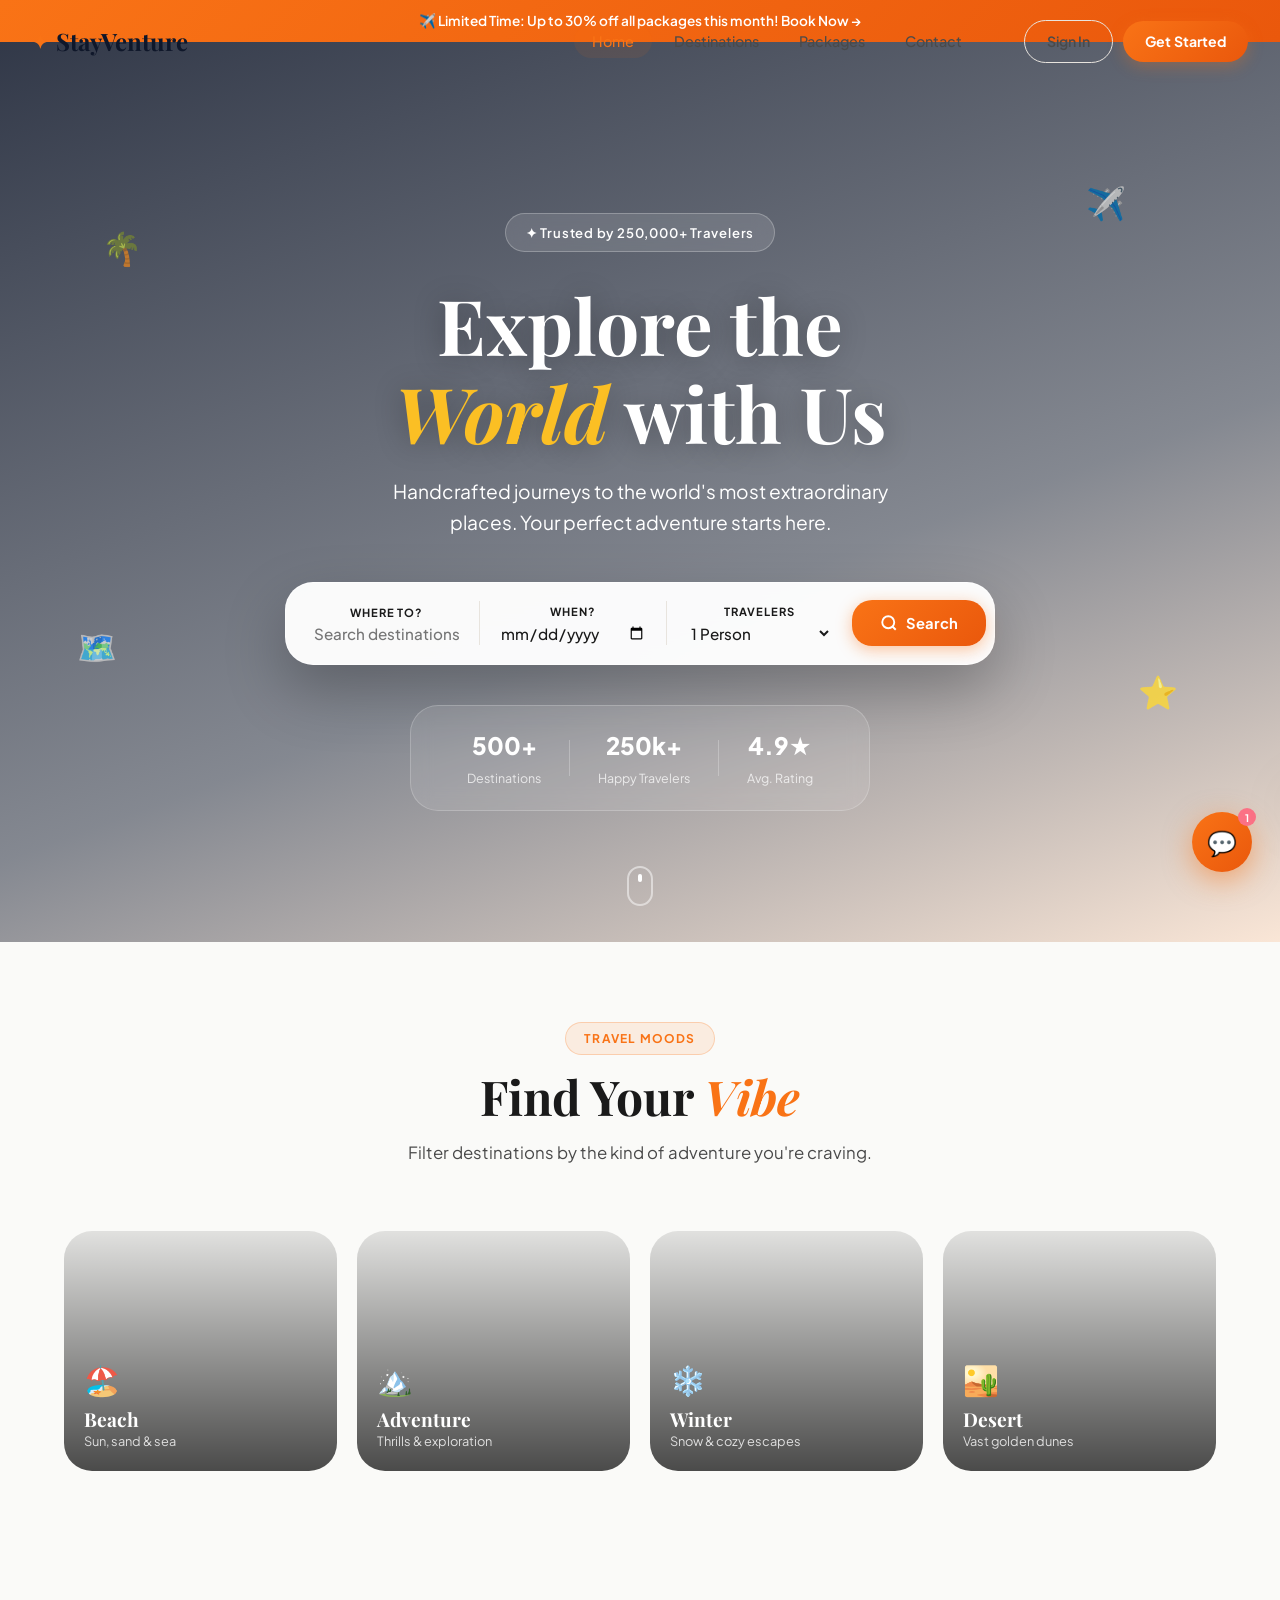
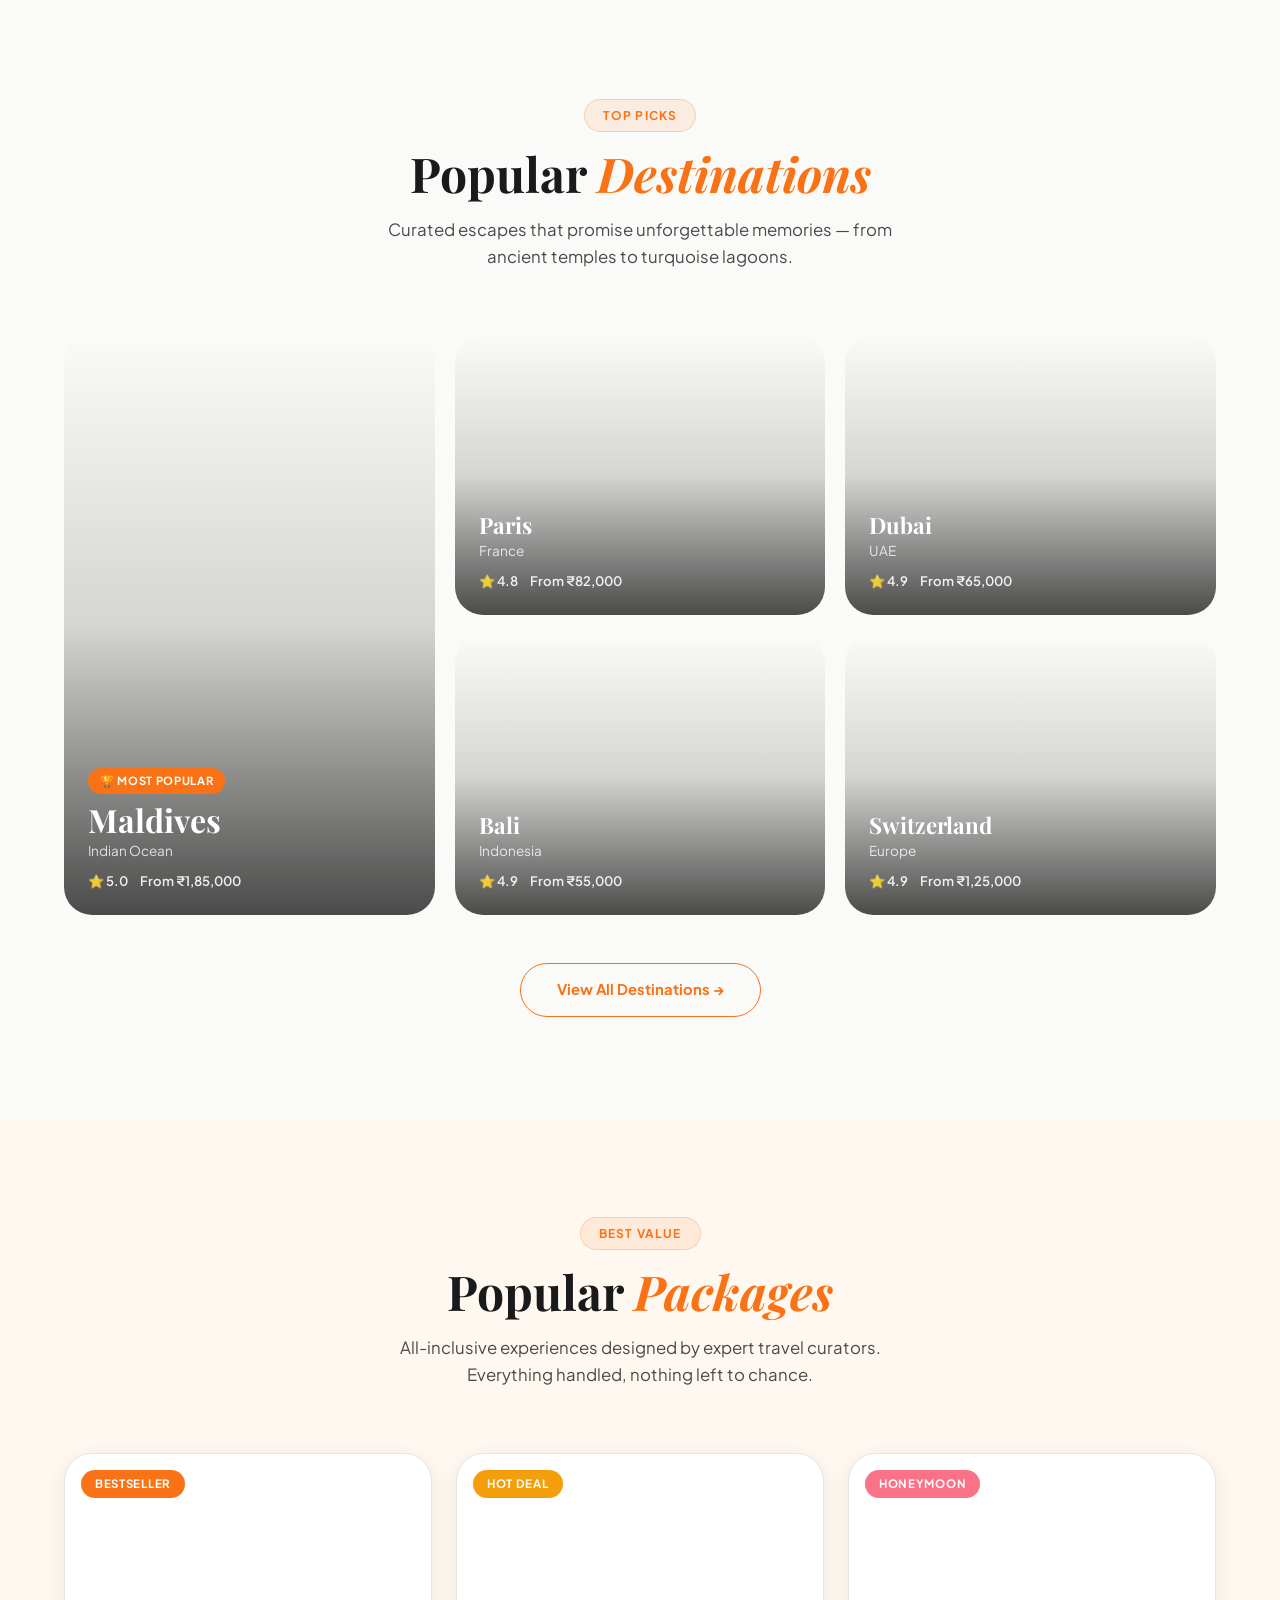
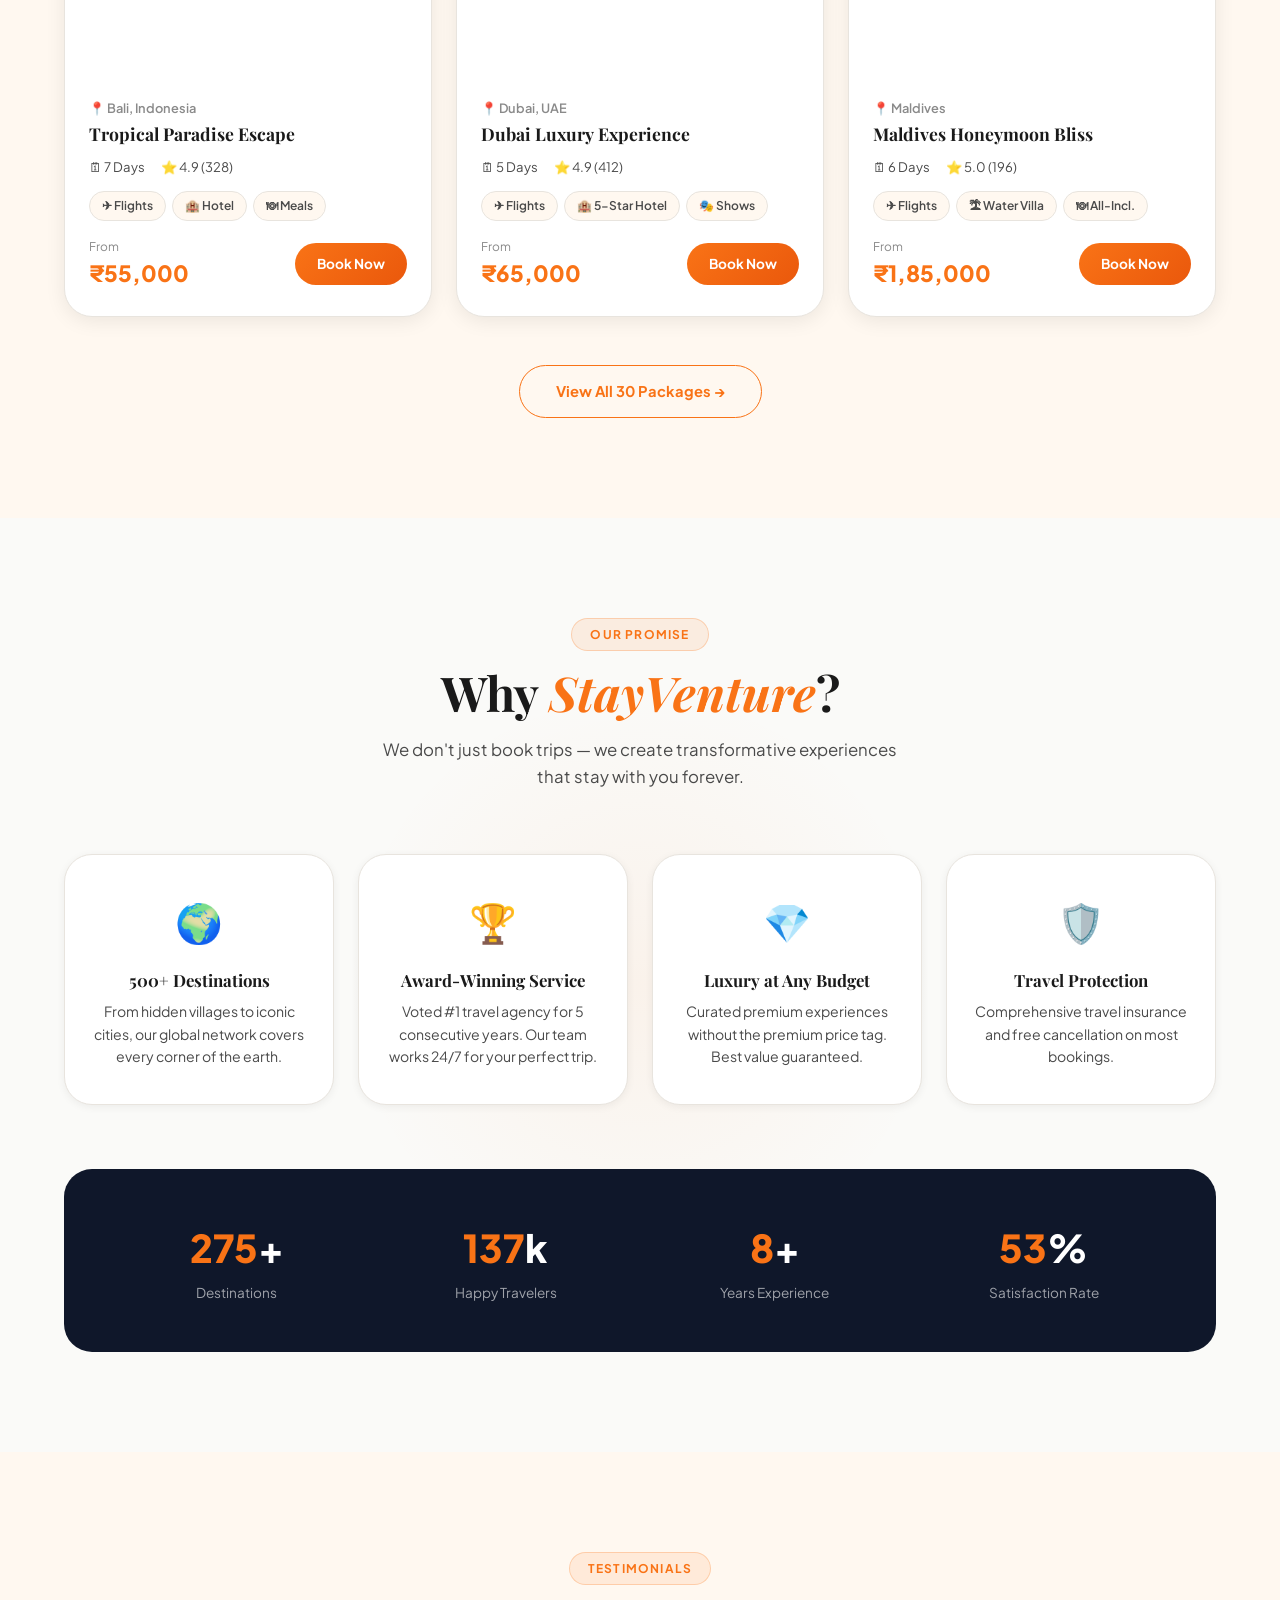
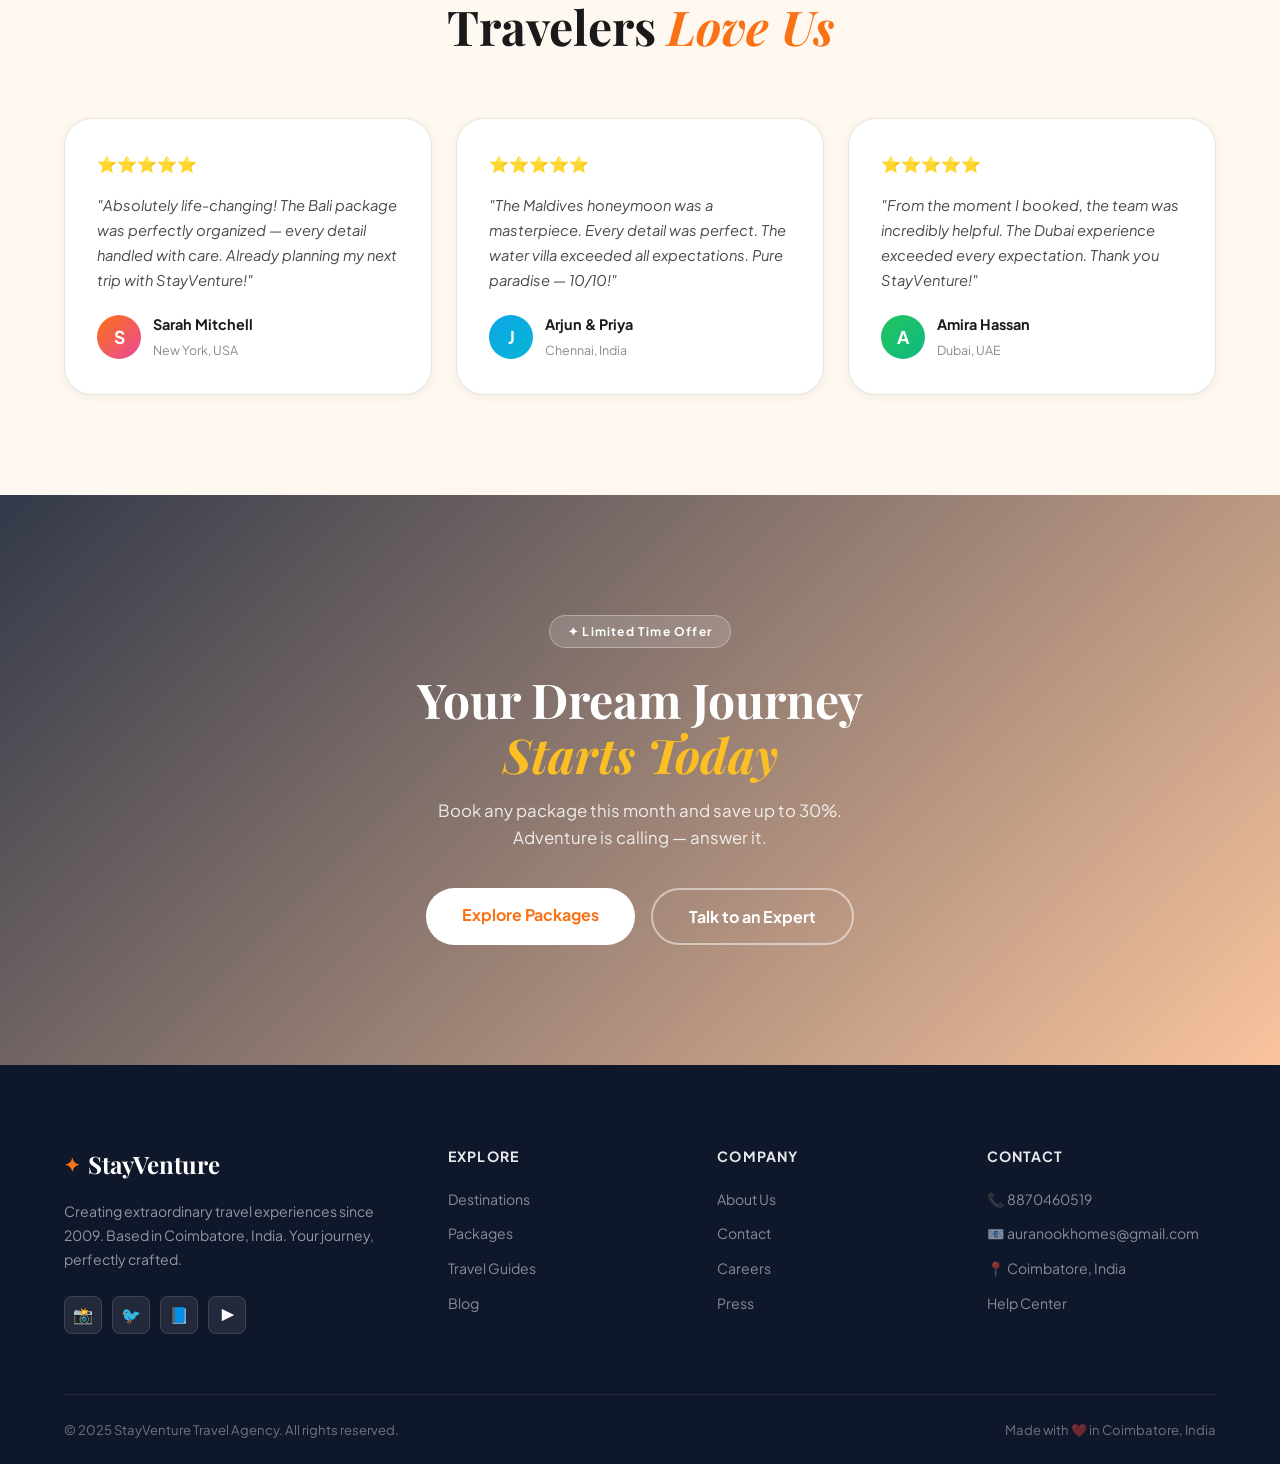
<file: index.html>
<!DOCTYPE html>
<html lang="en">

<head>
  <meta charset="UTF-8" />
  <meta name="viewport" content="width=device-width, initial-scale=1.0" />
  <title>StayVenture — Explore the World</title>
  <link rel="stylesheet" href="style.css" />
  <link rel="preconnect" href="https://fonts.googleapis.com" />
  <link rel="preconnect" href="https://fonts.gstatic.com" crossorigin />
  <link
    href="https://fonts.googleapis.com/css2?family=Playfair+Display:ital,wght@0,400;0,700;0,900;1,400&family=Plus+Jakarta+Sans:wght@300;400;500;600;700&display=swap"
    rel="stylesheet" />
</head>

<body>
  <!-- NOTIFICATION BAR -->
  <div class="notif-bar">✈️ Limited Time: Up to 30% off all packages this month! <a href="Packages.html">Book Now →</a>
  </div>

  <!-- NAVBAR -->
  <nav class="navbar" id="navbar">
    <div class="nav-inner">
      <a href="index.html" class="nav-logo"><span class="logo-icon">✦</span><span>StayVenture</span></a>
      <ul class="nav-links" id="navLinks">
        <li><a href="index.html" class="active">Home</a></li>
        <li><a href="Destination.html">Destinations</a></li>
        <li><a href="Packages.html">Packages</a></li>
        <li><a href="contact.html">Contact</a></li>
        <li><a href="Dashboard.html" id="navDashLink" style="display:none">Dashboard</a></li>
      </ul>
      <div class="nav-auth" id="navAuth">
        <a href="Login.html" class="btn-nav-ghost">Sign In</a>
        <a href="Signup.html" class="btn-nav-fill">Get Started</a>
      </div>
      <button class="hamburger" id="hamburger" aria-label="Menu"><span></span><span></span><span></span></button>
    </div>
  </nav>

  <!-- HERO -->
  <section class="hero" id="home">
    <div class="hero-bg">
      <div class="hero-img"
        style="background-image:url('https://images.unsplash.com/photo-1506905925346-21bda4d32df4?w=1600&q=80')"></div>
      <div class="hero-overlay"></div>
    </div>
    <div class="hero-floats">
      <span class="hf hf1">🌴</span><span class="hf hf2">✈️</span>
      <span class="hf hf3">🗺️</span><span class="hf hf4">⭐</span>
    </div>
    <div class="hero-content">
      <div class="hero-badge reveal">✦ Trusted by 250,000+ Travelers</div>
      <h1 class="hero-title reveal">Explore the<br /><em>World</em> with Us</h1>
      <p class="hero-sub reveal">Handcrafted journeys to the world's most extraordinary places. Your perfect adventure
        starts here.</p>
      <div class="hero-search-wrap reveal">
        <div class="search-box">
          <div class="search-field">
            <label>Where to?</label>
            <input type="text" placeholder="Search destinations..." id="heroSearch"
              onkeypress="if(event.key==='Enter')handleSearch()" />
          </div>
          <div class="s-div"></div>
          <div class="search-field">
            <label>When?</label>
            <input type="date" id="heroDate" />
          </div>
          <div class="s-div"></div>
          <div class="search-field">
            <label>Travelers</label>
            <select id="heroGuests">
              <option>1 Person</option>
              <option>2 People</option>
              <option>3–5 People</option>
              <option>6+ People</option>
            </select>
          </div>
          <button class="btn-search" onclick="handleSearch()">
            <svg viewBox="0 0 24 24" fill="none" stroke="currentColor" stroke-width="2.5" width="18" height="18">
              <circle cx="11" cy="11" r="8" />
              <path d="m21 21-4.35-4.35" />
            </svg>
            Search
          </button>
        </div>
      </div>
      <div class="hero-stats reveal">
        <div class="h-stat"><strong>500+</strong><span>Destinations</span></div>
        <div class="h-stat-div"></div>
        <div class="h-stat"><strong>250k+</strong><span>Happy Travelers</span></div>
        <div class="h-stat-div"></div>
        <div class="h-stat"><strong>4.9★</strong><span>Avg. Rating</span></div>
      </div>
    </div>
    <div class="hero-scroll-cue">
      <div class="scroll-mouse">
        <div class="scroll-wheel"></div>
      </div>
    </div>
  </section>

  <!-- SEARCH RESULTS (shown dynamically) -->
  <section class="search-results-section" id="searchResultsSection" style="display:none">
    <div class="container">
      <div class="section-head">
        <span class="section-tag">Search Results</span>
        <h2>Results for <em id="searchQueryTitle"></em></h2>
        <p id="searchResultsSubtitle">Showing matching destinations</p>
      </div>
      <div id="searchResultsGrid" class="search-results-grid"></div>
      <div class="text-center" style="margin-top:32px">
        <button class="btn-outline" onclick="closeSearch()">← Back to Home</button>
      </div>
    </div>
  </section>

  <!-- THEMES -->
  <section class="themes-section" id="themeSection">
    <div class="container">
      <div class="section-head reveal">
        <span class="section-tag">Travel Moods</span>
        <h2>Find Your <em>Vibe</em></h2>
        <p>Filter destinations by the kind of adventure you're craving.</p>
      </div>
      <div class="theme-grid">
        <div class="theme-card reveal" onclick="filterTheme('beach')" data-theme="beach">
          <div class="theme-card-bg"
            style="background-image:url('https://images.unsplash.com/photo-1507525428034-b723cf961d3e?w=700&q=80')">
          </div>
          <div class="theme-card-overlay"></div>
          <div class="theme-card-body">
            <div class="theme-card-icon">🏖️</div>
            <h3>Beach</h3>
            <p>Sun, sand & sea</p>
          </div>
        </div>
        <div class="theme-card reveal" onclick="filterTheme('adventure')" data-theme="adventure"
          style="transition-delay:.1s">
          <div class="theme-card-bg"
            style="background-image:url('https://images.unsplash.com/photo-1522163182402-834f871fd851?w=700&q=80')">
          </div>
          <div class="theme-card-overlay"></div>
          <div class="theme-card-body">
            <div class="theme-card-icon">🏔️</div>
            <h3>Adventure</h3>
            <p>Thrills & exploration</p>
          </div>
        </div>
        <div class="theme-card reveal" onclick="filterTheme('winter')" data-theme="winter" style="transition-delay:.2s">
          <div class="theme-card-bg"
            style="background-image:url('https://images.unsplash.com/photo-1551698618-1dfe5d97d256?w=700&q=80')"></div>
          <div class="theme-card-overlay"></div>
          <div class="theme-card-body">
            <div class="theme-card-icon">❄️</div>
            <h3>Winter</h3>
            <p>Snow & cozy escapes</p>
          </div>
        </div>
        <div class="theme-card reveal" onclick="filterTheme('desert')" data-theme="desert" style="transition-delay:.3s">
          <div class="theme-card-bg"
            style="background-image:url('https://images.unsplash.com/photo-1509316785289-025f5b846b35?w=700&q=80')">
          </div>
          <div class="theme-card-overlay"></div>
          <div class="theme-card-body">
            <div class="theme-card-icon">🏜️</div>
            <h3>Desert</h3>
            <p>Vast golden dunes</p>
          </div>
        </div>
      </div>
      <div id="themeResults" style="display:none">
        <div class="section-head" style="margin-bottom:32px">
          <h2 id="themeResultsTitle">Beach <em>Destinations</em></h2>
        </div>
        <div id="themeResultsGrid" class="dest-full-grid"></div>
      </div>
    </div>
  </section>

  <!-- FEATURED DESTINATIONS -->
  <section class="section" id="destinations">
    <div class="container">
      <div class="section-head reveal">
        <span class="section-tag">Top Picks</span>
        <h2>Popular <em>Destinations</em></h2>
        <p>Curated escapes that promise unforgettable memories — from ancient temples to turquoise lagoons.</p>
      </div>
      <div class="dest-grid">
        <div class="dest-card dest-large reveal" onclick="openDestModal('maldives')">
          <div class="dest-img"
            style="background-image:url('https://images.unsplash.com/photo-1512100356356-de1b84283e18?w=900&q=80')">
          </div>
          <div class="dest-overlay"></div>
          <div class="dest-body">
            <span class="dest-label">🏆 Most Popular</span>
            <h3>Maldives</h3>
            <p class="dest-country">Indian Ocean</p>
            <div class="dest-meta"><span>⭐ 5.0</span><span>From ₹1,85,000</span></div>
          </div>
          <a class="dest-explore" onclick="event.stopPropagation();openDestModal('maldives')">Explore →</a>
        </div>
        <div class="dest-card reveal" style="transition-delay:.08s" onclick="openDestModal('paris')">
          <div class="dest-img"
            style="background-image:url('https://images.unsplash.com/photo-1502602898657-3e91760cbb34?w=700&q=80')">
          </div>
          <div class="dest-overlay"></div>
          <div class="dest-body">
            <h3>Paris</h3>
            <p class="dest-country">France</p>
            <div class="dest-meta"><span>⭐ 4.8</span><span>From ₹82,000</span></div>
          </div>
          <a class="dest-explore">Explore →</a>
        </div>
        <div class="dest-card reveal" style="transition-delay:.16s" onclick="openDestModal('dubai')">
          <div class="dest-img"
            style="background-image:url('https://images.unsplash.com/photo-1512453979798-5ea266f8880c?w=700&q=80')">
          </div>
          <div class="dest-overlay"></div>
          <div class="dest-body">
            <h3>Dubai</h3>
            <p class="dest-country">UAE</p>
            <div class="dest-meta"><span>⭐ 4.9</span><span>From ₹65,000</span></div>
          </div>
          <a class="dest-explore">Explore →</a>
        </div>
        <div class="dest-card reveal" style="transition-delay:.24s" onclick="openDestModal('bali')">
          <div class="dest-img"
            style="background-image:url('https://images.unsplash.com/photo-1537996194471-e657df975ab4?w=700&q=80')">
          </div>
          <div class="dest-overlay"></div>
          <div class="dest-body">
            <h3>Bali</h3>
            <p class="dest-country">Indonesia</p>
            <div class="dest-meta"><span>⭐ 4.9</span><span>From ₹55,000</span></div>
          </div>
          <a class="dest-explore">Explore →</a>
        </div>
        <div class="dest-card reveal" style="transition-delay:.32s" onclick="openDestModal('switzerland')">
          <div class="dest-img"
            style="background-image:url('https://images.unsplash.com/photo-1506905925346-21bda4d32df4?w=700&q=80')">
          </div>
          <div class="dest-overlay"></div>
          <div class="dest-body">
            <h3>Switzerland</h3>
            <p class="dest-country">Europe</p>
            <div class="dest-meta"><span>⭐ 4.9</span><span>From ₹1,25,000</span></div>
          </div>
          <a class="dest-explore">Explore →</a>
        </div>
      </div>
      <div class="text-center reveal"><a href="Destination.html" class="btn-outline">View All Destinations →</a></div>
    </div>
  </section>

  <!-- PACKAGES -->
  <section class="section section-tinted">
    <div class="container">
      <div class="section-head reveal">
        <span class="section-tag">Best Value</span>
        <h2>Popular <em>Packages</em></h2>
        <p>All-inclusive experiences designed by expert travel curators. Everything handled, nothing left to chance.</p>
      </div>
      <div class="pkg-grid">
        <div class="pkg-card reveal">
          <div class="pkg-img-wrap">
            <div class="pkg-img"
              style="background-image:url('https://images.unsplash.com/photo-1537953773345-d172ccf13cf1?w=700&q=80')">
            </div>
            <div class="pkg-badge">Bestseller</div>
          </div>
          <div class="pkg-body">
            <div class="pkg-loc">📍 Bali, Indonesia</div>
            <h3>Tropical Paradise Escape</h3>
            <div class="pkg-details"><span>🗓 7 Days</span><span>⭐ 4.9 (328)</span></div>
            <div class="pkg-chips"><span>✈ Flights</span><span>🏨 Hotel</span><span>🍽 Meals</span></div>
            <div class="pkg-footer">
              <div class="pkg-price"><small>From</small>₹55,000</div>
              <a href="Packages.html" class="btn-book">Book Now</a>
            </div>
          </div>
        </div>
        <div class="pkg-card reveal" style="transition-delay:.1s">
          <div class="pkg-img-wrap">
            <div class="pkg-img"
              style="background-image:url('https://images.unsplash.com/photo-1512453979798-5ea266f8880c?w=700&q=80')">
            </div>
            <div class="pkg-badge pkg-gold">Hot Deal</div>
          </div>
          <div class="pkg-body">
            <div class="pkg-loc">📍 Dubai, UAE</div>
            <h3>Dubai Luxury Experience</h3>
            <div class="pkg-details"><span>🗓 5 Days</span><span>⭐ 4.9 (412)</span></div>
            <div class="pkg-chips"><span>✈ Flights</span><span>🏨 5-Star Hotel</span><span>🎭 Shows</span></div>
            <div class="pkg-footer">
              <div class="pkg-price"><small>From</small>₹65,000</div>
              <a href="Packages.html" class="btn-book">Book Now</a>
            </div>
          </div>
        </div>
        <div class="pkg-card reveal" style="transition-delay:.2s">
          <div class="pkg-img-wrap">
            <div class="pkg-img"
              style="background-image:url('https://images.unsplash.com/photo-1544550581-5f7ceaf7f992?w=700&q=80')">
            </div>
            <div class="pkg-badge pkg-coral">Honeymoon</div>
          </div>
          <div class="pkg-body">
            <div class="pkg-loc">📍 Maldives</div>
            <h3>Maldives Honeymoon Bliss</h3>
            <div class="pkg-details"><span>🗓 6 Days</span><span>⭐ 5.0 (196)</span></div>
            <div class="pkg-chips"><span>✈ Flights</span><span>🏝 Water Villa</span><span>🍽 All-Incl.</span></div>
            <div class="pkg-footer">
              <div class="pkg-price"><small>From</small>₹1,85,000</div>
              <a href="Packages.html" class="btn-book">Book Now</a>
            </div>
          </div>
        </div>
      </div>
      <div class="text-center reveal" style="margin-top:8px"><a href="Packages.html" class="btn-outline">View All 30
          Packages →</a></div>
    </div>
  </section>

  <!-- WHY US -->
  <section class="section">
    <div class="why-bg-glow"></div>
    <div class="container">
      <div class="section-head reveal">
        <span class="section-tag">Our Promise</span>
        <h2>Why <em>StayVenture</em>?</h2>
        <p>We don't just book trips — we create transformative experiences that stay with you forever.</p>
      </div>
      <div class="why-grid">
        <div class="why-card reveal">
          <div class="why-icon">🌍</div>
          <h3>500+ Destinations</h3>
          <p>From hidden villages to iconic cities, our global network covers every corner of the earth.</p>
        </div>
        <div class="why-card reveal" style="transition-delay:.1s">
          <div class="why-icon">🏆</div>
          <h3>Award-Winning Service</h3>
          <p>Voted #1 travel agency for 5 consecutive years. Our team works 24/7 for your perfect trip.</p>
        </div>
        <div class="why-card reveal" style="transition-delay:.2s">
          <div class="why-icon">💎</div>
          <h3>Luxury at Any Budget</h3>
          <p>Curated premium experiences without the premium price tag. Best value guaranteed.</p>
        </div>
        <div class="why-card reveal" style="transition-delay:.3s">
          <div class="why-icon">🛡️</div>
          <h3>Travel Protection</h3>
          <p>Comprehensive travel insurance and free cancellation on most bookings.</p>
        </div>
      </div>
      <div class="counters-row reveal">
        <div class="counter-item">
          <div class="counter-val"><span class="c-num" data-target="500">0</span><span>+</span></div>
          <p>Destinations</p>
        </div>
        <div class="counter-item">
          <div class="counter-val"><span class="c-num" data-target="250">0</span><span>k</span></div>
          <p>Happy Travelers</p>
        </div>
        <div class="counter-item">
          <div class="counter-val"><span class="c-num" data-target="15">0</span><span>+</span></div>
          <p>Years Experience</p>
        </div>
        <div class="counter-item">
          <div class="counter-val"><span class="c-num" data-target="98">0</span><span>%</span></div>
          <p>Satisfaction Rate</p>
        </div>
      </div>
    </div>
  </section>

  <!-- REVIEWS -->
  <section class="section section-tinted">
    <div class="container">
      <div class="section-head reveal"><span class="section-tag">Testimonials</span>
        <h2>Travelers <em>Love Us</em></h2>
      </div>
      <div class="reviews-grid">
        <div class="review-card reveal">
          <div class="r-stars">⭐⭐⭐⭐⭐</div>
          <p>"Absolutely life-changing! The Bali package was perfectly organized — every detail handled with care.
            Already planning my next trip with StayVenture!"</p>
          <div class="r-author">
            <div class="r-avatar" style="--ac1:#f97316;--ac2:#ec4899">S</div>
            <div><strong>Sarah Mitchell</strong><span>New York, USA</span></div>
          </div>
        </div>
        <div class="review-card reveal" style="transition-delay:.1s">
          <div class="r-stars">⭐⭐⭐⭐⭐</div>
          <p>"The Maldives honeymoon was a masterpiece. Every detail was perfect. The water villa exceeded all
            expectations. Pure paradise — 10/10!"</p>
          <div class="r-author">
            <div class="r-avatar" style="--ac1:#0ea5e9;--ac2:#06b6d4">J</div>
            <div><strong>Arjun & Priya</strong><span>Chennai, India</span></div>
          </div>
        </div>
        <div class="review-card reveal" style="transition-delay:.2s">
          <div class="r-stars">⭐⭐⭐⭐⭐</div>
          <p>"From the moment I booked, the team was incredibly helpful. The Dubai experience exceeded every
            expectation. Thank you StayVenture!"</p>
          <div class="r-author">
            <div class="r-avatar" style="--ac1:#22c55e;--ac2:#10b981">A</div>
            <div><strong>Amira Hassan</strong><span>Dubai, UAE</span></div>
          </div>
        </div>
      </div>
    </div>
  </section>

  <!-- CTA -->
  <section class="cta-section">
    <div class="cta-bg-img"
      style="background-image:url('https://images.unsplash.com/photo-1507525428034-b723cf961d3e?w=1600&q=80')"></div>
    <div class="cta-overlay"></div>
    <div class="container">
      <div class="cta-inner reveal">
        <div class="cta-tag">✦ Limited Time Offer</div>
        <h2>Your Dream Journey<br /><em>Starts Today</em></h2>
        <p>Book any package this month and save up to 30%. Adventure is calling — answer it.</p>
        <div class="cta-btns">
          <a href="Packages.html" class="btn-cta-primary">Explore Packages</a>
          <a href="contact.html" class="btn-cta-ghost">Talk to an Expert</a>
        </div>
      </div>
    </div>
  </section>

  <!-- FOOTER -->
  <footer class="footer">
    <div class="container">
      <div class="footer-grid">
        <div class="footer-brand">
          <a href="index.html" class="nav-logo"><span class="logo-icon">✦</span><span>StayVenture</span></a>
          <p>Creating extraordinary travel experiences since 2009. Based in Coimbatore, India. Your journey, perfectly
            crafted.</p>
          <div class="social-row"><a href="#" class="soc">📸</a><a href="#" class="soc">🐦</a><a href="#"
              class="soc">📘</a><a href="#" class="soc">▶️</a></div>
        </div>
        <div class="footer-col">
          <h4>Explore</h4><a href="Destination.html">Destinations</a><a href="Packages.html">Packages</a><a
            href="Destination.html">Travel Guides</a><a href="contact.html">Blog</a>
        </div>
        <div class="footer-col">
          <h4>Company</h4><a href="contact.html">About Us</a><a href="contact.html">Contact</a><a href="#">Careers</a><a
            href="#">Press</a>
        </div>
        <div class="footer-col">
          <h4>Contact</h4><a href="tel:8870460519">📞 8870460519</a><a href="mailto:auranookhomes@gmail.com">📧
            auranookhomes@gmail.com</a><a href="#">📍 Coimbatore, India</a><a href="#">Help Center</a>
        </div>
      </div>
      <div class="footer-bottom"><span>© 2025 StayVenture Travel Agency. All rights reserved.</span><span>Made with ❤️
          in Coimbatore, India</span></div>
    </div>
  </footer>

  <!-- DESTINATION DETAIL MODAL -->
  <div class="modal-overlay" id="destModal">
    <div class="modal-box" id="destModalBox">
      <div class="modal-hero" id="modalHero">
        <div class="modal-hero-overlay"></div>
        <div class="modal-hero-title">
          <h2 id="modalTitle">Destination</h2>
          <p id="modalCountry"></p>
        </div>
        <button class="modal-close" onclick="closeModal('destModal')">✕</button>
      </div>
      <div class="modal-content">
        <div class="modal-section">
          <p id="modalDesc" style="color:var(--text-mid);line-height:1.7"></p>
        </div>
        <div class="modal-section">
          <h4>🏛 Top Attractions</h4>
          <div class="modal-tags" id="modalAttractions"></div>
        </div>
        <div class="modal-section">
          <h4>🎯 Recommended Activities</h4>
          <div class="modal-tags" id="modalActivities"></div>
        </div>
        <div class="modal-section">
          <h4>📅 Tour Itinerary</h4>
          <div class="modal-itinerary" id="modalItinerary"></div>
        </div>
        <div class="modal-section">
          <h4>🏨 Hotel Suggestions</h4>
          <div class="modal-tags" id="modalHotels"></div>
        </div>
        <div class="modal-section">
          <h4>💰 Estimated Cost</h4>
          <div class="modal-cost-grid" id="modalCosts"></div>
          <div class="modal-total"><span class="t-label">Total Package (per person)</span><span class="t-price"
              id="modalTotal">₹0</span></div>
        </div>
        <div class="modal-actions">
          <button class="btn-primary" onclick="bookDestination()">Book Now →</button>
          <button class="btn-wishlist" id="modalWishlistBtn" onclick="toggleWishlistModal()">🤍</button>
          <button class="btn-secondary" onclick="closeModal('destModal')">Close</button>
        </div>
      </div>
    </div>
  </div>

  <!-- CHATBOT -->
  <div class="chatbot-widget">
    <div class="chat-panel" id="chatPanel">
      <div class="chat-header">
        <div class="chat-avatar">🤖</div>
        <div class="chat-header-info"><strong>Ventura AI</strong><span>🟢 Online — Travel Assistant</span></div>
        <div class="chat-header-actions">
          <button class="chat-action-btn" onclick="toggleCallback()" title="Get a Call Back">📞</button>
          <button class="chat-action-btn" onclick="closeChatbot()">✕</button>
        </div>
      </div>
      <div class="chat-messages" id="chatMessages"></div>
      <div class="chat-quick-btns" id="chatQuickBtns">
        <button class="chat-quick-btn" onclick="sendQuick('View packages')">View Packages</button>
        <button class="chat-quick-btn" onclick="sendQuick('Honeymoon destinations')">Honeymoon</button>
        <button class="chat-quick-btn" onclick="sendQuick('Visa free trips')">Visa Free</button>
        <button class="chat-quick-btn" onclick="sendQuick('Best budget trips')">Budget Trips</button>
      </div>
      <div class="chat-input-row">
        <input class="chat-input" id="chatInput" placeholder="Ask me anything about travel..."
          onkeypress="if(event.key==='Enter')sendMessage()" />
        <button class="chat-send-btn" onclick="sendMessage()">➤</button>
      </div>
      <div class="callback-form" id="callbackForm">
        <h4>📞 Request a Call Back</h4>
        <input class="callback-input" id="callbackName" placeholder="Your Name" />
        <input class="callback-input" id="callbackPhone" placeholder="Your Phone Number" />
        <input class="callback-input" id="callbackTime" placeholder="Preferred Time (e.g. 10am-12pm)" />
        <button class="btn-callback" onclick="submitCallback()">Request Call Back</button>
      </div>
    </div>
    <button class="chat-toggle-btn" onclick="toggleChatbot()">
      💬<span class="chat-badge" id="chatBadge">1</span>
    </button>
  </div>

  <!-- GLOBAL TOAST -->
  <div class="global-toast" id="globalToast"></div>

  <script src="script.js"></script>
</body>

</html>
</file>
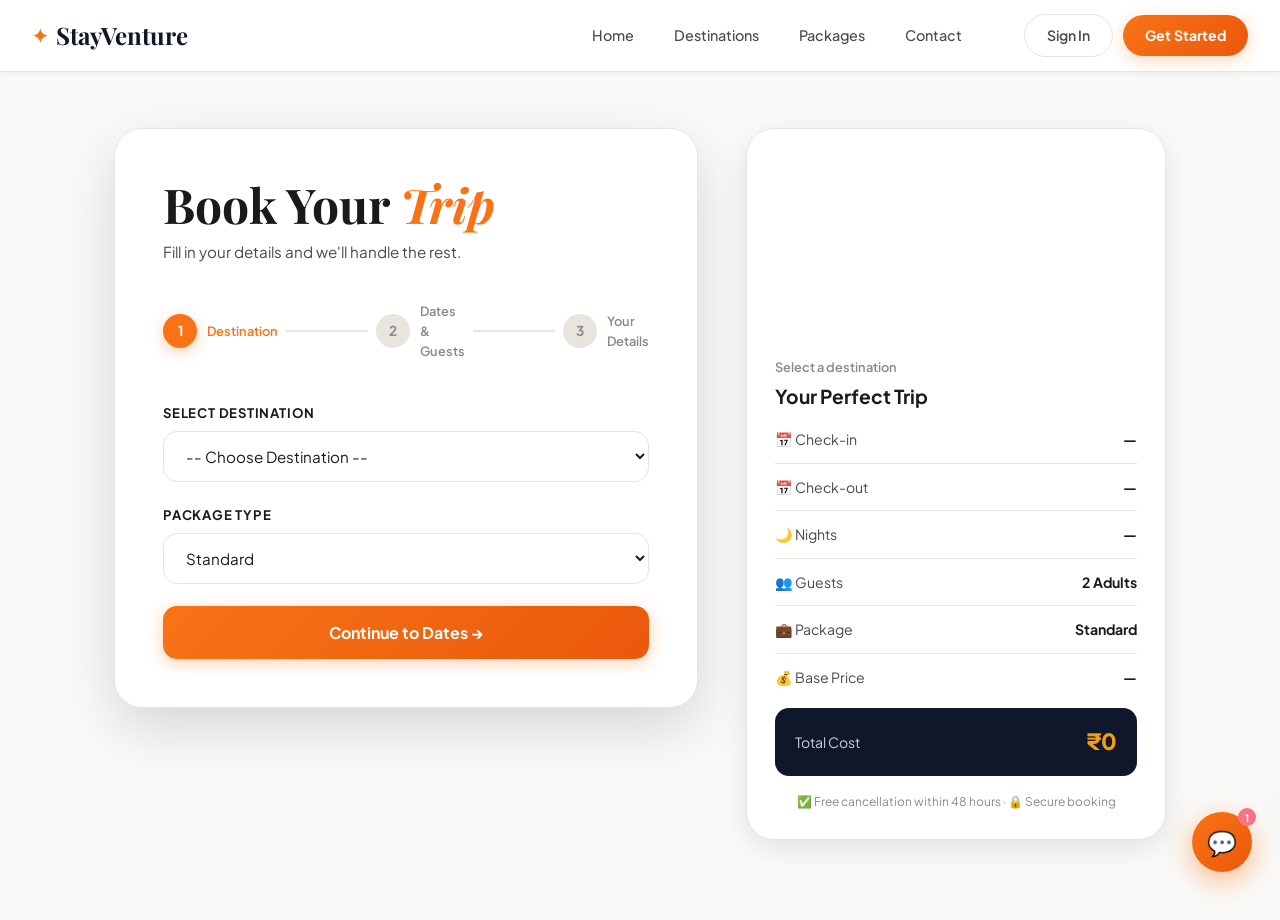
<file: Bookings.html>
<!DOCTYPE html>
<html lang="en">
<head>
  <meta charset="UTF-8"/>
  <meta name="viewport" content="width=device-width, initial-scale=1.0"/>
  <title>Book Your Trip — StayVenture</title>
  <link rel="stylesheet" href="style.css"/>
  <link href="https://fonts.googleapis.com/css2?family=Playfair+Display:ital,wght@0,400;0,700;0,900;1,400&family=Plus+Jakarta+Sans:wght@300;400;500;600;700&display=swap" rel="stylesheet"/>
</head>
<body>
<nav class="navbar navbar-solid" id="navbar">
  <div class="nav-inner">
    <a href="index.html" class="nav-logo"><span class="logo-icon">✦</span><span>StayVenture</span></a>
    <ul class="nav-links" id="navLinks">
      <li><a href="index.html">Home</a></li><li><a href="Destination.html">Destinations</a></li>
      <li><a href="Packages.html">Packages</a></li><li><a href="contact.html">Contact</a></li>
      <li><a href="Dashboard.html" id="navDashLink" style="display:none">Dashboard</a></li>
    </ul>
    <div class="nav-auth" id="navAuth">
      <a href="Login.html" class="btn-nav-ghost">Sign In</a>
      <a href="Signup.html" class="btn-nav-fill">Get Started</a>
    </div>
    <button class="hamburger" id="hamburger"><span></span><span></span><span></span></button>
  </div>
</nav>
<div class="booking-page-wrap">
  <div class="booking-layout">
    <div>
      <div class="booking-form-card">
        <h2>Book Your <em>Trip</em></h2>
        <p>Fill in your details and we'll handle the rest.</p>
        <div class="step-bar">
          <div class="step active" id="step1"><div class="step-num">1</div><div class="step-label">Destination</div></div>
          <div class="step-line"></div>
          <div class="step" id="step2"><div class="step-num">2</div><div class="step-label">Dates & Guests</div></div>
          <div class="step-line"></div>
          <div class="step" id="step3"><div class="step-num">3</div><div class="step-label">Your Details</div></div>
        </div>
        <div id="stepPanel1">
          <div class="form-group">
            <label>Select Destination</label>
            <select id="bookDest" onchange="updateSummary()">
              <option value="">-- Choose Destination --</option>
              <option value="Maldives|185000">Maldives — Water Villas (₹1,85,000)</option>
              <option value="Dubai|65000">Dubai — Luxury Break (₹65,000)</option>
              <option value="Paris|82000">Paris — Romance (₹82,000)</option>
              <option value="Bali|55000">Bali — Tropical Paradise (₹55,000)</option>
              <option value="Switzerland|125000">Switzerland — Alpine Wonder (₹1,25,000)</option>
              <option value="Thailand|45000">Thailand — Island Hopping (₹45,000)</option>
              <option value="Singapore|52000">Singapore — City Escape (₹52,000)</option>
              <option value="Japan|95000">Japan — Cherry Blossom (₹95,000)</option>
              <option value="Goa|18000">Goa — Beach Getaway (₹18,000)</option>
              <option value="Kerala|22000">Kerala — Backwaters (₹22,000)</option>
              <option value="Santorini|110000">Santorini — Greek Islands (₹1,10,000)</option>
              <option value="New Zealand|145000">New Zealand — Adventure (₹1,45,000)</option>
              <option value="Morocco|68000">Morocco — Desert Magic (₹68,000)</option>
              <option value="Iceland|135000">Iceland — Northern Lights (₹1,35,000)</option>
              <option value="Rajasthan|25000">Rajasthan — Royal India (₹25,000)</option>
            </select>
          </div>
          <div class="form-group">
            <label>Package Type</label>
            <select id="bookPkgType" onchange="updateSummary()">
              <option value="standard|1">Standard</option>
              <option value="deluxe|1.4">Deluxe (+40%)</option>
              <option value="premium|1.8">Premium (+80%)</option>
              <option value="honeymoon|2">Honeymoon Special (+100%)</option>
            </select>
          </div>
          <button class="btn-proceed" onclick="goToStep(2)">Continue to Dates →</button>
        </div>
        <div id="stepPanel2" style="display:none">
          <div class="form-group">
            <label>Select Dates</label>
            <div class="date-range-wrap">
              <div class="date-display" onclick="toggleCalendar()">
                <div class="date-display-half"><div class="ddl">Check-In</div><div class="ddv" id="checkInDisplay">Select date</div></div>
                <div class="date-display-half"><div class="ddl">Check-Out</div><div class="ddv" id="checkOutDisplay">Select date</div></div>
              </div>
              <div class="calendar-popup" id="calendarPopup">
                <div class="cal-header">
                  <button class="cal-nav" onclick="changeCalMonth(-1)">‹</button>
                  <h4 id="calMonthTitle">Month Year</h4>
                  <button class="cal-nav" onclick="changeCalMonth(1)">›</button>
                </div>
                <div class="cal-grid" id="calGrid"></div>
              </div>
            </div>
          </div>
          <div class="form-group" style="margin-top:20px">
            <label>Select Guests</label>
            <div class="guest-selector">
              <div class="guest-row">
                <div class="guest-info"><strong>Adults</strong><span>Ages 13+</span></div>
                <div class="guest-ctrl">
                  <button class="guest-btn" onclick="changeGuest('adults',-1)">−</button>
                  <span class="guest-count" id="adultsCount">2</span>
                  <button class="guest-btn" onclick="changeGuest('adults',1)">+</button>
                </div>
              </div>
              <div class="guest-row">
                <div class="guest-info"><strong>Children</strong><span>Ages 2–12</span></div>
                <div class="guest-ctrl">
                  <button class="guest-btn" onclick="changeGuest('children',-1)">−</button>
                  <span class="guest-count" id="childrenCount">0</span>
                  <button class="guest-btn" onclick="changeGuest('children',1)">+</button>
                </div>
              </div>
              <div class="guest-row">
                <div class="guest-info"><strong>Infants</strong><span>Under 2</span></div>
                <div class="guest-ctrl">
                  <button class="guest-btn" onclick="changeGuest('infants',-1)">−</button>
                  <span class="guest-count" id="infantsCount">0</span>
                  <button class="guest-btn" onclick="changeGuest('infants',1)">+</button>
                </div>
              </div>
            </div>
          </div>
          <div style="display:flex;gap:12px;margin-top:8px">
            <button class="btn-secondary" onclick="goToStep(1)" style="flex:1;padding:14px;border-radius:14px;border:1.5px solid var(--border);cursor:pointer;background:none;font-weight:600">← Back</button>
            <button class="btn-proceed" onclick="goToStep(3)" style="flex:2">Continue →</button>
          </div>
        </div>
        <div id="stepPanel3" style="display:none">
          <div class="form-row">
            <div class="form-group"><label>First Name</label><input type="text" id="bookFirstName" placeholder="First name"/></div>
            <div class="form-group"><label>Last Name</label><input type="text" id="bookLastName" placeholder="Last name"/></div>
          </div>
          <div class="form-group"><label>Email Address</label><input type="email" id="bookEmail" placeholder="your@email.com"/></div>
          <div class="form-group"><label>Phone Number</label><input type="tel" id="bookPhone" placeholder="+91 98765 43210"/></div>
          <div class="form-group">
            <label>Special Requests</label>
            <textarea id="bookRequests" rows="3" placeholder="Any dietary requirements, accessibility needs, special occasions..." style="resize:vertical"></textarea>
          </div>
          <div style="display:flex;gap:12px;margin-top:8px">
            <button class="btn-secondary" onclick="goToStep(2)" style="flex:1;padding:14px;border-radius:14px;border:1.5px solid var(--border);cursor:pointer;background:none;font-weight:600">← Back</button>
            <button class="btn-proceed" onclick="proceedToPayment()" style="flex:2">Proceed to Payment →</button>
          </div>
        </div>
      </div>
    </div>
    <!-- Summary -->
    <div class="booking-summary">
      <div class="summary-card">
        <div class="summary-img" id="summaryImg" style="background-image:url('https://images.unsplash.com/photo-1476514525535-07fb3b4ae5f1?w=600&q=80')"></div>
        <div class="summary-body">
          <div class="summary-dest" id="summaryDest">Select a destination</div>
          <div class="summary-title" id="summaryTitle">Your Perfect Trip</div>
          <div class="summary-rows">
            <div class="summary-row"><span>📅 Check-in</span><strong id="sumCheckIn">—</strong></div>
            <div class="summary-row"><span>📅 Check-out</span><strong id="sumCheckOut">—</strong></div>
            <div class="summary-row"><span>🌙 Nights</span><strong id="sumNights">—</strong></div>
            <div class="summary-row"><span>👥 Guests</span><strong id="sumGuests">2 Adults</strong></div>
            <div class="summary-row"><span>💼 Package</span><strong id="sumPkgType">Standard</strong></div>
            <div class="summary-row"><span>💰 Base Price</span><strong id="sumBase">—</strong></div>
          </div>
          <div class="summary-total">
            <span>Total Cost</span>
            <strong id="sumTotal">₹0</strong>
          </div>
          <p style="font-size:.75rem;color:var(--text-dim);text-align:center;margin-top:8px">✅ Free cancellation within 48 hours · 🔒 Secure booking</p>
        </div>
      </div>
    </div>
  </div>
</div>

<!-- Recent Bookings Section -->
<section class="section section-tinted" id="recentBookingsSection" style="display:none">
  <div class="container">
    <div class="section-head">
      <span class="section-tag">Your History</span>
      <h2>Recent <em>Bookings</em></h2>
    </div>
    <div id="recentBookingsList"></div>
  </div>
</section>

<div class="global-toast" id="globalToast"></div>
<div class="chatbot-widget">
  <div class="chat-panel" id="chatPanel">
    <div class="chat-header">
      <div class="chat-avatar">🤖</div>
      <div class="chat-header-info"><strong>Ventura AI</strong><span>🟢 Online</span></div>
      <div class="chat-header-actions"><button class="chat-action-btn" onclick="toggleCallback()">📞</button><button class="chat-action-btn" onclick="closeChatbot()">✕</button></div>
    </div>
    <div class="chat-messages" id="chatMessages"></div>
    <div class="chat-input-row">
      <input class="chat-input" id="chatInput" placeholder="Ask about booking..." onkeypress="if(event.key==='Enter')sendMessage()"/>
      <button class="chat-send-btn" onclick="sendMessage()">➤</button>
    </div>
    <div class="callback-form" id="callbackForm">
      <h4>📞 Request a Call Back</h4>
      <input class="callback-input" id="callbackName" placeholder="Your Name"/>
      <input class="callback-input" id="callbackPhone" placeholder="Phone Number"/>
      <button class="btn-callback" onclick="submitCallback()">Request Call Back</button>
    </div>
  </div>
  <button class="chat-toggle-btn" onclick="toggleChatbot()">💬<span class="chat-badge">1</span></button>
</div>
<script src="script.js"></script>
</body>
</html>
</file>
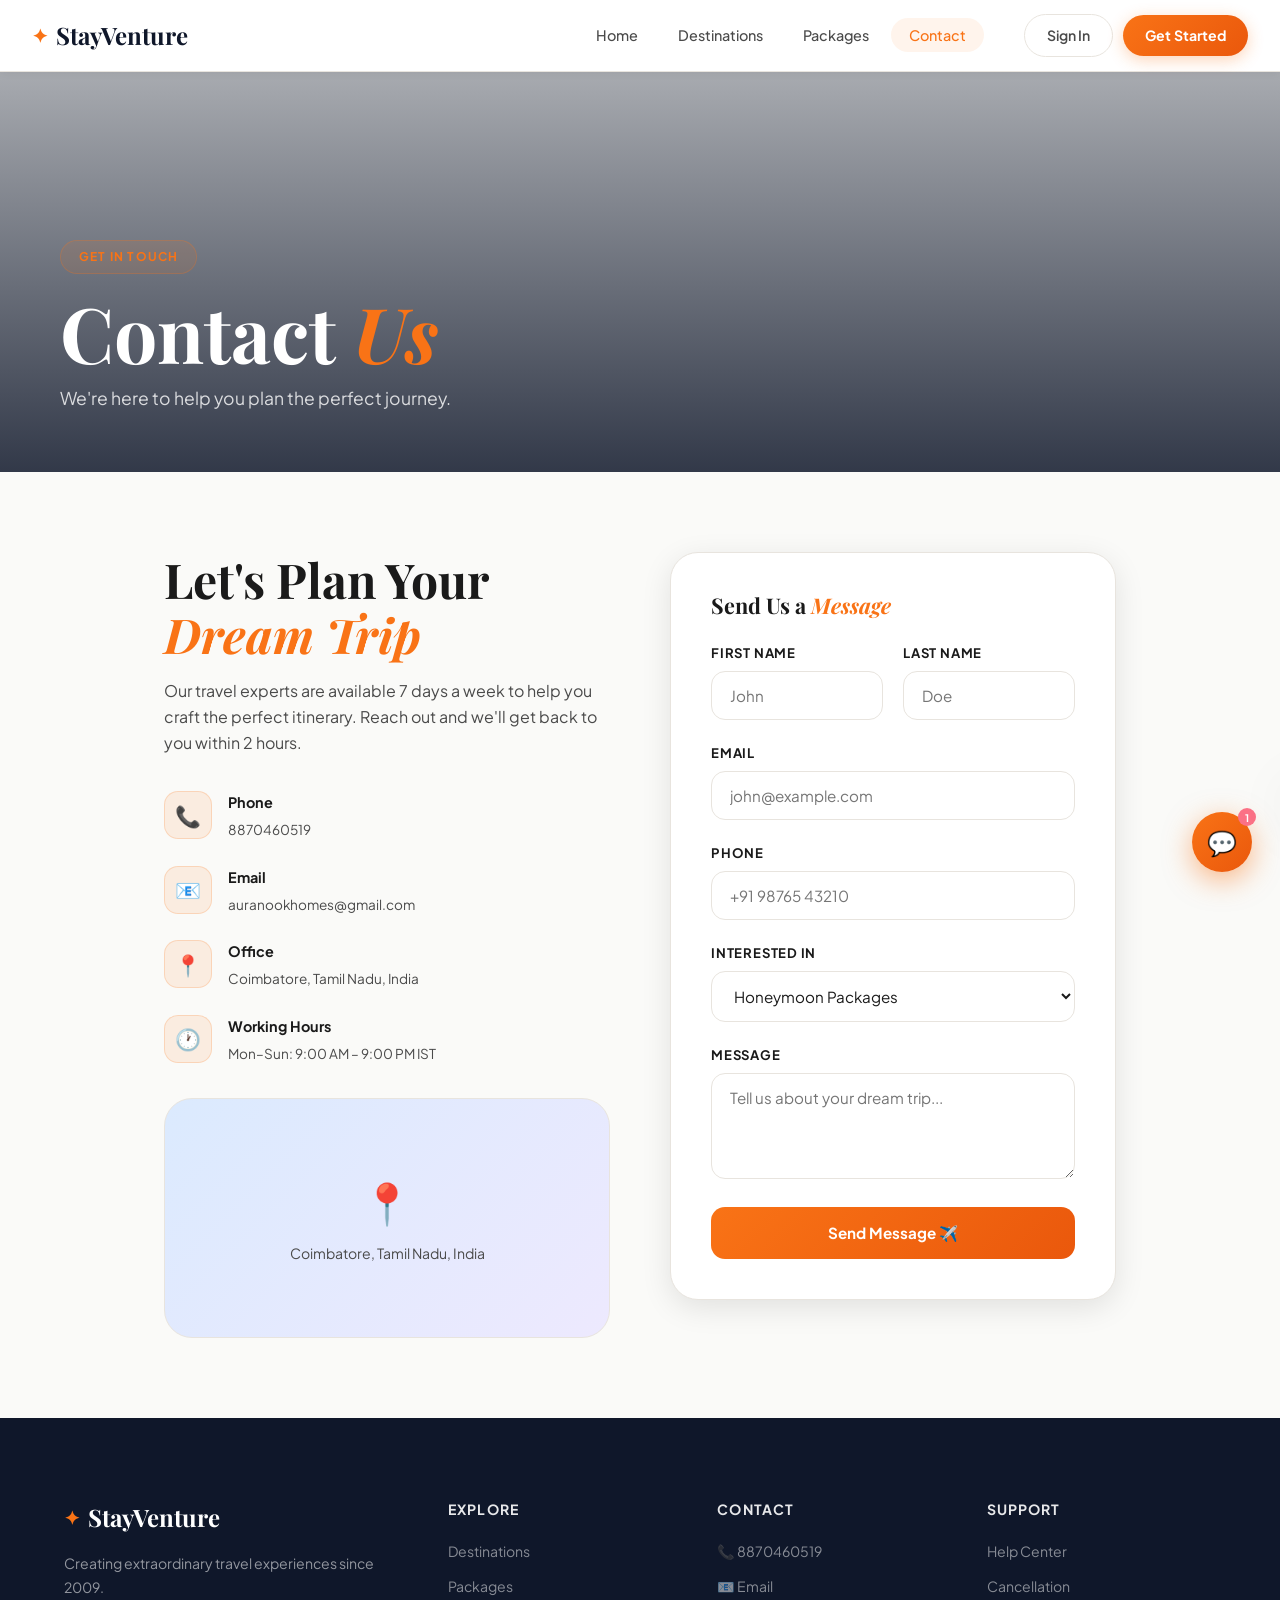
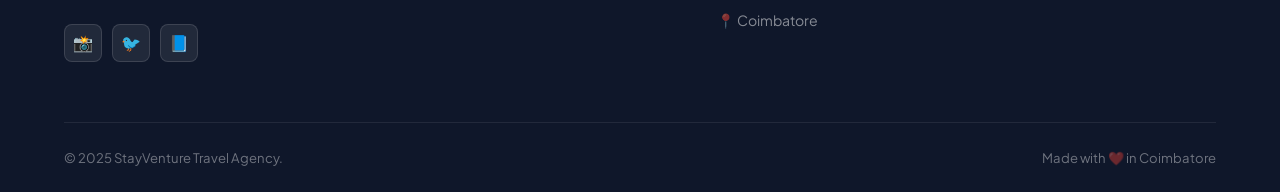
<file: Contact.html>
<!DOCTYPE html>
<html lang="en">
<head>
  <meta charset="UTF-8"/><meta name="viewport" content="width=device-width, initial-scale=1.0"/>
  <title>Contact — StayVenture</title>
  <link rel="stylesheet" href="style.css"/>
  <link href="https://fonts.googleapis.com/css2?family=Playfair+Display:ital,wght@0,400;0,700;0,900;1,400&family=Plus+Jakarta+Sans:wght@300;400;500;600;700&display=swap" rel="stylesheet"/>
</head>
<body>
<nav class="navbar navbar-solid" id="navbar">
  <div class="nav-inner">
    <a href="index.html" class="nav-logo"><span class="logo-icon">✦</span><span>StayVenture</span></a>
    <ul class="nav-links" id="navLinks">
      <li><a href="index.html">Home</a></li><li><a href="Destination.html">Destinations</a></li>
      <li><a href="Packages.html">Packages</a></li><li><a href="contact.html" class="active">Contact</a></li>
    </ul>
    <div class="nav-auth" id="navAuth">
      <a href="Login.html" class="btn-nav-ghost">Sign In</a>
      <a href="Signup.html" class="btn-nav-fill">Get Started</a>
    </div>
    <button class="hamburger" id="hamburger"><span></span><span></span><span></span></button>
  </div>
</nav>
<div class="page-hero" style="background-image:url('https://images.unsplash.com/photo-1488085061387-422e29b40080?w=1600&q=80')">
  <div class="page-hero-overlay"></div>
  <div class="page-hero-content reveal">
    <span class="section-tag">Get In Touch</span>
    <h1>Contact <em>Us</em></h1>
    <p>We're here to help you plan the perfect journey.</p>
  </div>
</div>
<div class="contact-layout">
  <div class="contact-info reveal">
    <h2>Let's Plan Your <em>Dream Trip</em></h2>
    <p>Our travel experts are available 7 days a week to help you craft the perfect itinerary. Reach out and we'll get back to you within 2 hours.</p>
    <div class="contact-items">
      <div class="contact-item"><div class="ci-icon">📞</div><div class="ci-body"><strong>Phone</strong><span>8870460519</span></div></div>
      <div class="contact-item"><div class="ci-icon">📧</div><div class="ci-body"><strong>Email</strong><span>auranookhomes@gmail.com</span></div></div>
      <div class="contact-item"><div class="ci-icon">📍</div><div class="ci-body"><strong>Office</strong><span>Coimbatore, Tamil Nadu, India</span></div></div>
      <div class="contact-item"><div class="ci-icon">🕐</div><div class="ci-body"><strong>Working Hours</strong><span>Mon–Sun: 9:00 AM – 9:00 PM IST</span></div></div>
    </div>
    <div class="map-placeholder"><span>📍</span><p>Coimbatore, Tamil Nadu, India</p></div>
  </div>
  <div class="contact-form-card reveal">
    <h3>Send Us a <em>Message</em></h3>
    <div id="contactToast" class="toast" style="display:none"></div>
    <div class="form-row">
      <div class="form-group"><label>First Name</label><input type="text" id="cFirstName" placeholder="John"/></div>
      <div class="form-group"><label>Last Name</label><input type="text" id="cLastName" placeholder="Doe"/></div>
    </div>
    <div class="form-group"><label>Email</label><input type="email" id="cEmail" placeholder="john@example.com"/></div>
    <div class="form-group"><label>Phone</label><input type="tel" id="cPhone" placeholder="+91 98765 43210"/></div>
    <div class="form-group">
      <label>Interested In</label>
      <select id="cInterest">
        <option>Honeymoon Packages</option><option>Group Trips</option><option>Family Vacation</option>
        <option>Adventure Tours</option><option>Luxury Travel</option><option>Budget Travel</option><option>Custom Itinerary</option>
      </select>
    </div>
    <div class="form-group"><label>Message</label><textarea id="cMessage" rows="4" placeholder="Tell us about your dream trip..."></textarea></div>
    <button class="btn-primary" style="width:100%;padding:16px" onclick="submitContact()">Send Message ✈️</button>
  </div>
</div>
<div class="chatbot-widget">
  <div class="chat-panel" id="chatPanel">
    <div class="chat-header">
      <div class="chat-avatar">🤖</div>
      <div class="chat-header-info"><strong>Ventura AI</strong><span>🟢 Online</span></div>
      <div class="chat-header-actions"><button class="chat-action-btn" onclick="toggleCallback()">📞</button><button class="chat-action-btn" onclick="closeChatbot()">✕</button></div>
    </div>
    <div class="chat-messages" id="chatMessages"></div>
    <div class="chat-input-row">
      <input class="chat-input" id="chatInput" placeholder="Ask us anything..." onkeypress="if(event.key==='Enter')sendMessage()"/>
      <button class="chat-send-btn" onclick="sendMessage()">➤</button>
    </div>
    <div class="callback-form" id="callbackForm">
      <h4>📞 Request a Call Back</h4>
      <input class="callback-input" id="callbackName" placeholder="Your Name"/>
      <input class="callback-input" id="callbackPhone" placeholder="Phone Number"/>
      <button class="btn-callback" onclick="submitCallback()">Request Call Back</button>
    </div>
  </div>
  <button class="chat-toggle-btn" onclick="toggleChatbot()">💬<span class="chat-badge">1</span></button>
</div>
<div class="global-toast" id="globalToast"></div>
<footer class="footer">
  <div class="container">
    <div class="footer-grid">
      <div class="footer-brand">
        <a href="index.html" class="nav-logo"><span class="logo-icon">✦</span><span>StayVenture</span></a>
        <p>Creating extraordinary travel experiences since 2009.</p>
        <div class="social-row"><a href="#" class="soc">📸</a><a href="#" class="soc">🐦</a><a href="#" class="soc">📘</a></div>
      </div>
      <div class="footer-col"><h4>Explore</h4><a href="Destination.html">Destinations</a><a href="Packages.html">Packages</a></div>
      <div class="footer-col"><h4>Contact</h4><a href="tel:8870460519">📞 8870460519</a><a href="mailto:auranookhomes@gmail.com">📧 Email</a><a>📍 Coimbatore</a></div>
      <div class="footer-col"><h4>Support</h4><a href="#">Help Center</a><a href="#">Cancellation</a></div>
    </div>
    <div class="footer-bottom"><span>© 2025 StayVenture Travel Agency.</span><span>Made with ❤️ in Coimbatore</span></div>
  </div>
</footer>
<script src="script.js"></script>
</body>
</html>
</file>
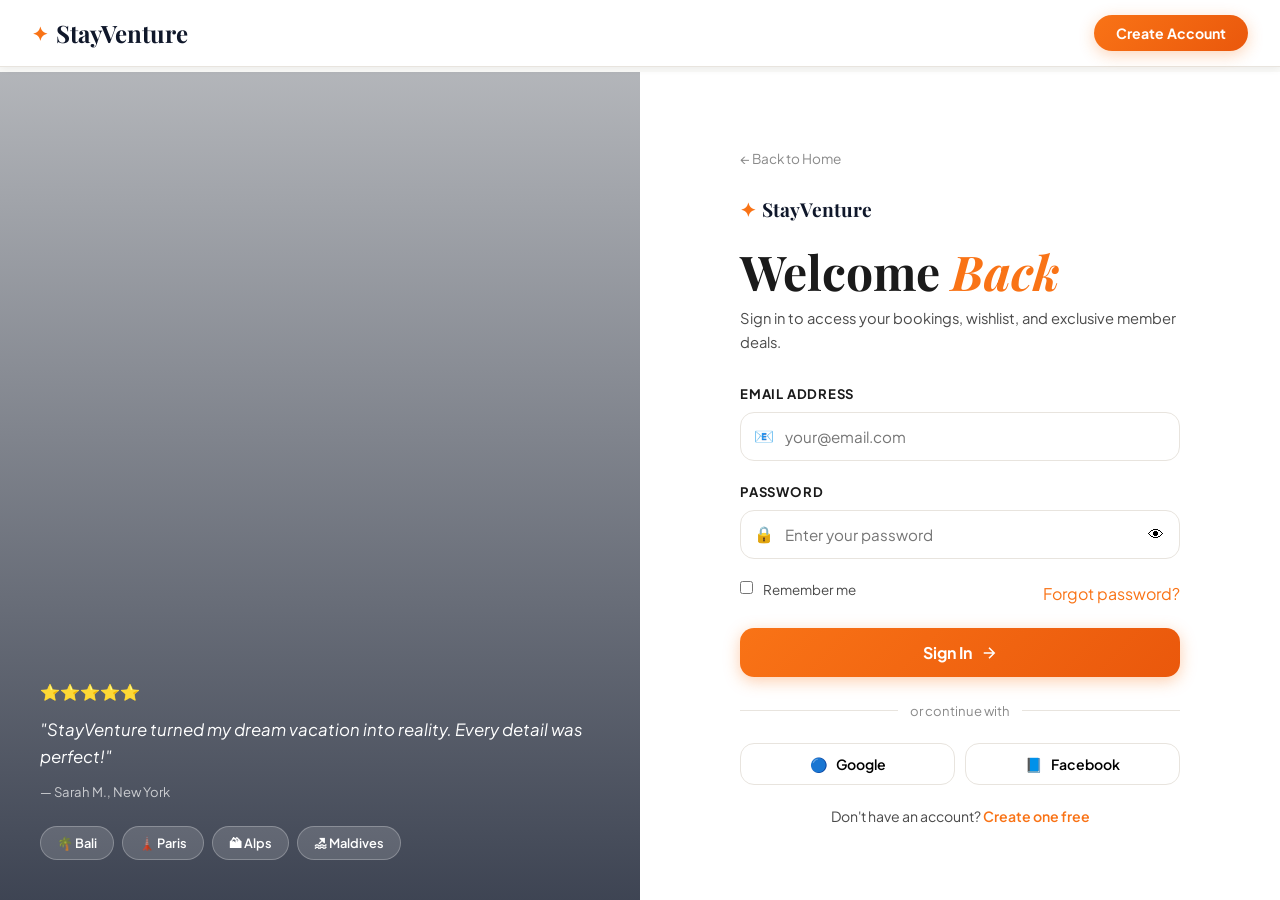
<file: Dashboard.html>
<!DOCTYPE html>
<html lang="en">
<head>
  <meta charset="UTF-8"/><meta name="viewport" content="width=device-width, initial-scale=1.0"/>
  <title>My Dashboard — StayVenture</title>
  <link rel="stylesheet" href="style.css"/>
  <link href="https://fonts.googleapis.com/css2?family=Playfair+Display:ital,wght@0,400;0,700;0,900;1,400&family=Plus+Jakarta+Sans:wght@300;400;500;600;700&display=swap" rel="stylesheet"/>
</head>
<body>
<nav class="navbar navbar-solid" id="navbar">
  <div class="nav-inner">
    <a href="index.html" class="nav-logo"><span class="logo-icon">✦</span><span>StayVenture</span></a>
    <div class="nav-auth" id="navAuth">
      <a href="Destination.html" class="btn-nav-ghost">Explore</a>
      <button class="btn-nav-fill" onclick="handleLogout()">Logout</button>
    </div>
  </div>
</nav>
<div class="dashboard-layout">
  <!-- Sidebar -->
  <aside class="dash-sidebar">
    <div class="dash-avatar" id="dashAvatar">U</div>
    <div class="dash-user-name" id="dashName">Traveler</div>
    <div class="dash-user-email" id="dashEmail">user@email.com</div>
    <nav class="dash-nav">
      <div class="dash-nav-item active" onclick="showSection('overview',this)"><span class="dash-nav-icon">🏠</span>My Dashboard</div>
      <div class="dash-nav-item" onclick="showSection('bookings',this)"><span class="dash-nav-icon">🧳</span>My Bookings</div>
      <div class="dash-nav-item" onclick="showSection('wishlist',this)"><span class="dash-nav-icon">❤️</span>Wishlist</div>
      <div class="dash-nav-item" onclick="showSection('premium',this)"><span class="dash-nav-icon">💎</span>Premium Packages</div>
      <div class="dash-nav-divider"></div>
      <div class="dash-nav-item" onclick="showSection('profile',this)"><span class="dash-nav-icon">👤</span>Profile</div>
      <div class="dash-nav-item" onclick="handleLogout()"><span class="dash-nav-icon">🚪</span>Logout</div>
    </nav>
  </aside>
  <!-- Main -->
  <main class="dash-main">
    <!-- OVERVIEW -->
    <div class="dash-section active" id="sec-overview">
      <h2 class="dash-heading">Welcome back, <em id="welcomeName">Traveler</em>! ✈️</h2>
      <p class="dash-subheading">Here's a summary of your travel journey</p>
      <div class="dash-stats">
        <div class="ds-card"><div class="ds-card-icon">🧳</div><div class="ds-card-val" id="statTrips">3</div><div class="ds-card-label">Trips Taken</div></div>
        <div class="ds-card"><div class="ds-card-icon">🌍</div><div class="ds-card-val" id="statDest">5</div><div class="ds-card-label">Destinations</div></div>
        <div class="ds-card"><div class="ds-card-icon">❤️</div><div class="ds-card-val" id="statWish">4</div><div class="ds-card-label">Wishlist Items</div></div>
        <div class="ds-card"><div class="ds-card-icon">⭐</div><div class="ds-card-val">4.9</div><div class="ds-card-label">Avg. Rating Given</div></div>
      </div>
      <h3 style="margin-bottom:16px;font-size:1.1rem">Recent Bookings</h3>
      <div id="overviewBookings"></div>
      <div style="margin-top:24px;display:flex;gap:12px;flex-wrap:wrap">
        <a href="Destination.html" class="btn-primary" style="padding:12px 24px;text-decoration:none;border-radius:12px;font-weight:700;font-size:.9rem">🌍 Explore Destinations</a>
        <a href="Packages.html" class="btn-secondary" style="padding:12px 24px;text-decoration:none;border-radius:12px;border:1.5px solid var(--border);color:var(--text-mid);font-weight:600;font-size:.9rem">💎 View Packages</a>
      </div>
    </div>
    <!-- BOOKINGS -->
    <div class="dash-section" id="sec-bookings">
      <h2 class="dash-heading">My <em>Bookings</em></h2>
      <p class="dash-subheading">All your past and upcoming trips</p>
      <div id="allBookingsList"></div>
    </div>
    <!-- WISHLIST -->
    <div class="dash-section" id="sec-wishlist">
      <h2 class="dash-heading">My <em>Wishlist</em></h2>
      <p class="dash-subheading">Destinations you're dreaming about</p>
      <div class="wishlist-grid" id="wishlistGrid"></div>
    </div>
    <!-- PREMIUM -->
    <div class="dash-section" id="sec-premium">
      <h2 class="dash-heading">Premium <em>Packages</em></h2>
      <p class="dash-subheading">Exclusive experiences for discerning travelers</p>
      <div class="full-pkg-grid" id="premiumGrid"></div>
    </div>
    <!-- PROFILE -->
    <div class="dash-section" id="sec-profile">
      <h2 class="dash-heading">My <em>Profile</em></h2>
      <p class="dash-subheading">Manage your account details</p>
      <div style="max-width:520px">
        <div class="booking-form-card" style="padding:32px">
          <div class="form-row">
            <div class="form-group"><label>First Name</label><input type="text" id="profFirst" placeholder="First Name"/></div>
            <div class="form-group"><label>Last Name</label><input type="text" id="profLast" placeholder="Last Name"/></div>
          </div>
          <div class="form-group"><label>Email</label><input type="email" id="profEmail" placeholder="email@example.com"/></div>
          <div class="form-group"><label>Phone</label><input type="tel" id="profPhone" placeholder="+91 98765 43210"/></div>
          <button class="btn-primary" style="width:100%;padding:14px" onclick="saveProfile()">Save Changes</button>
        </div>
      </div>
    </div>
  </main>
</div>
<div class="global-toast" id="globalToast"></div>
<script src="script.js"></script>
</body>
</html>
</file>
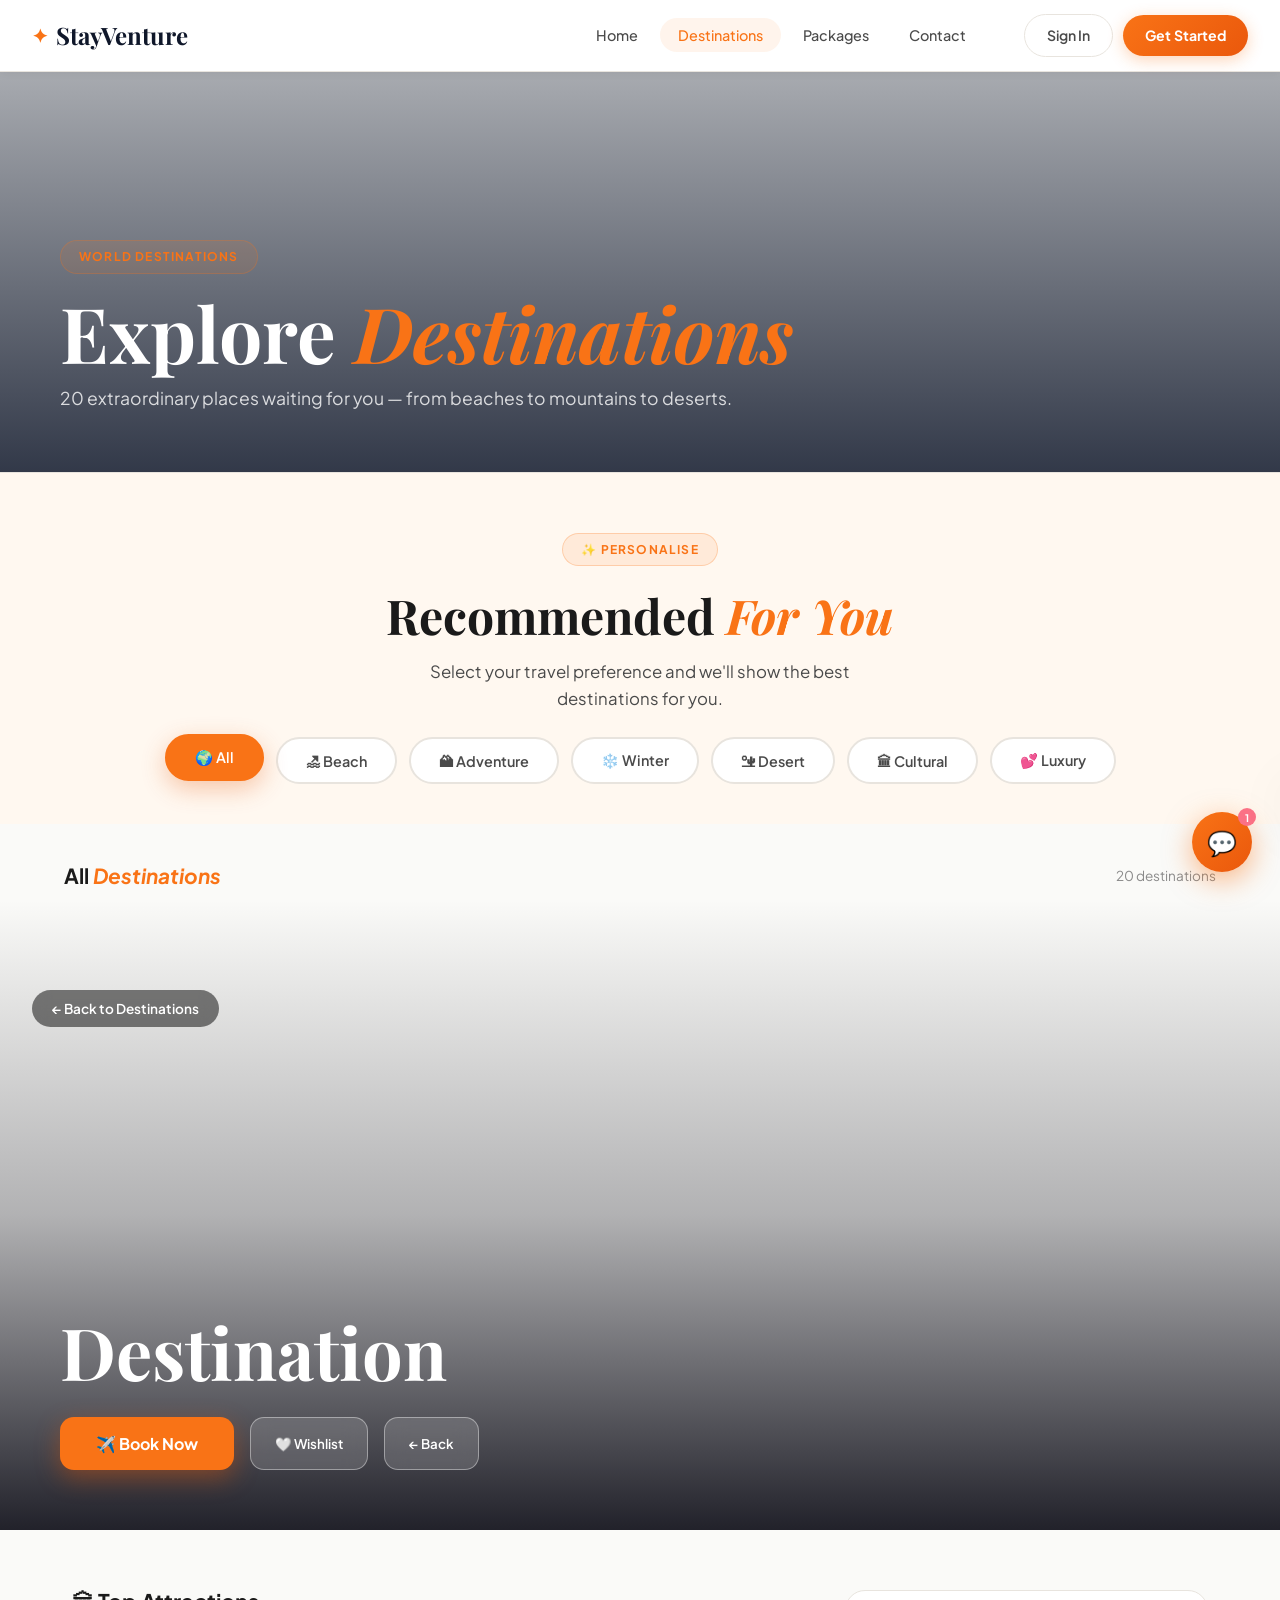
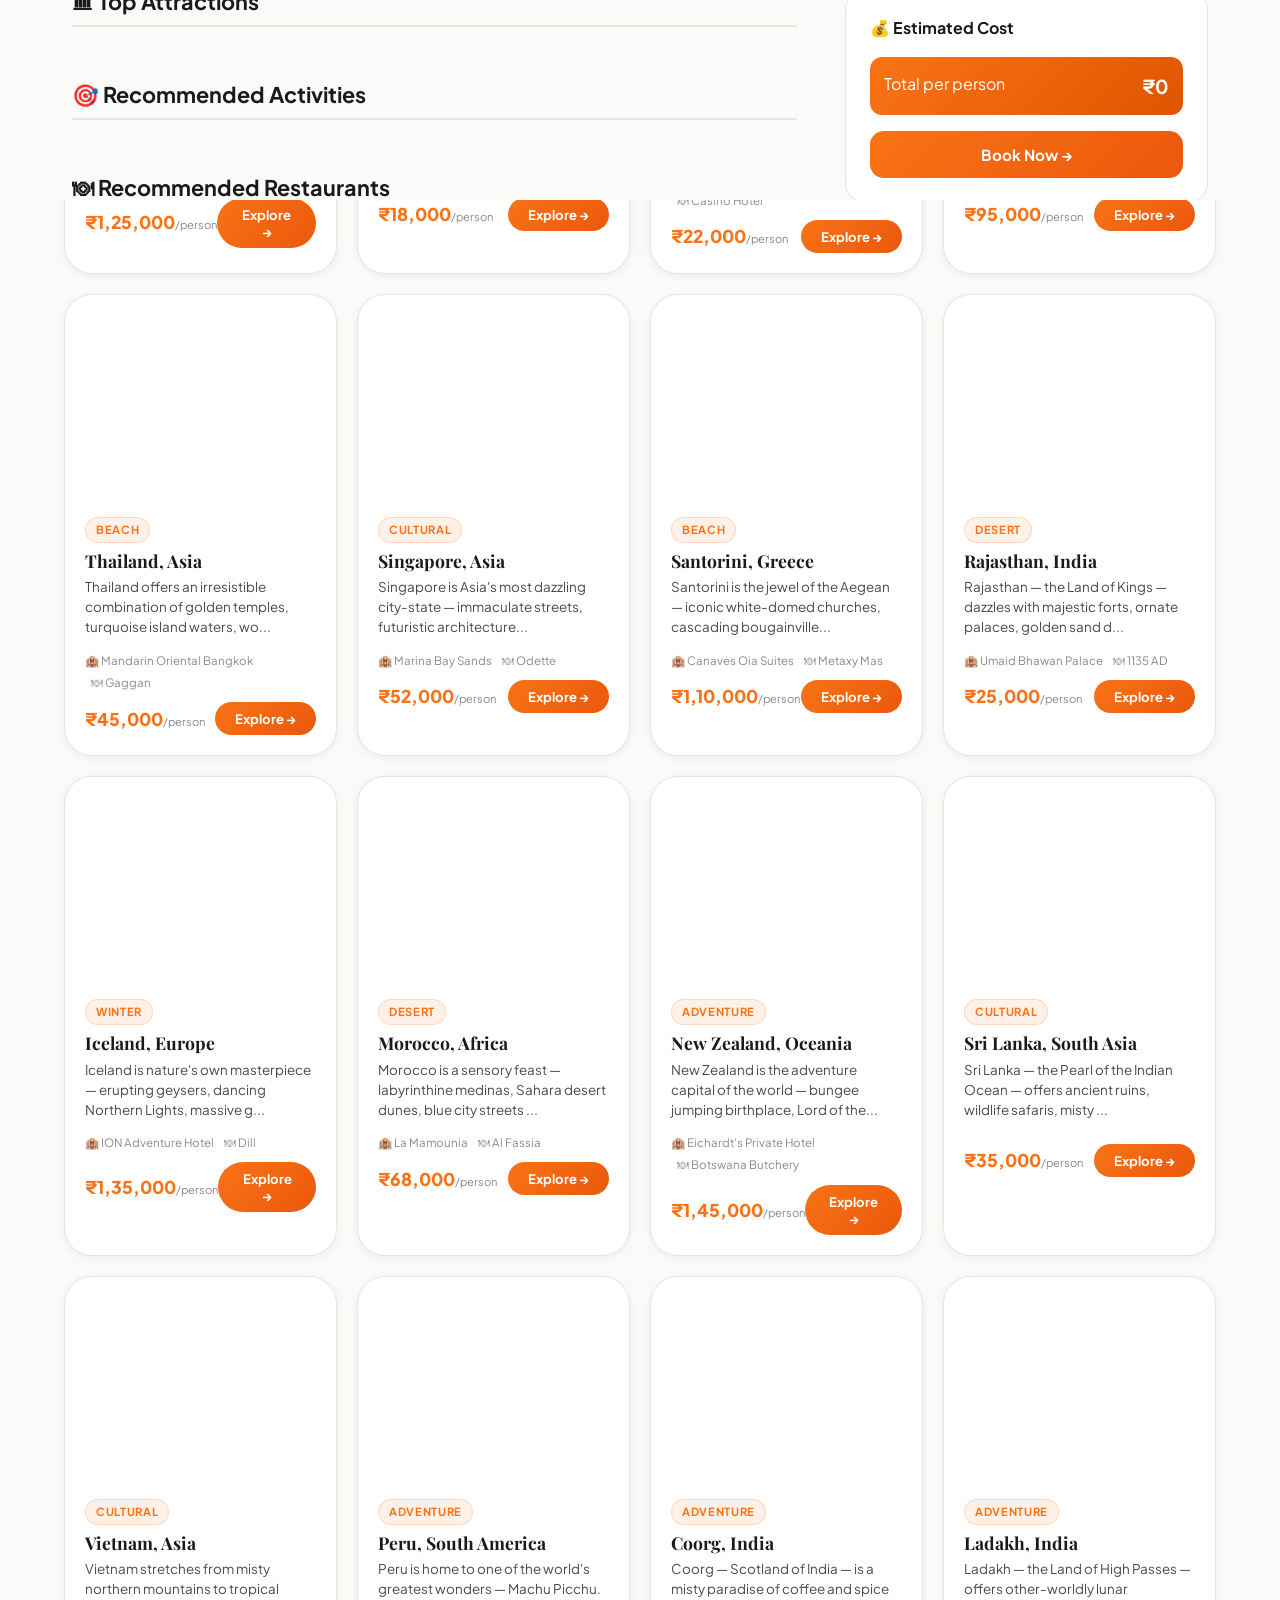
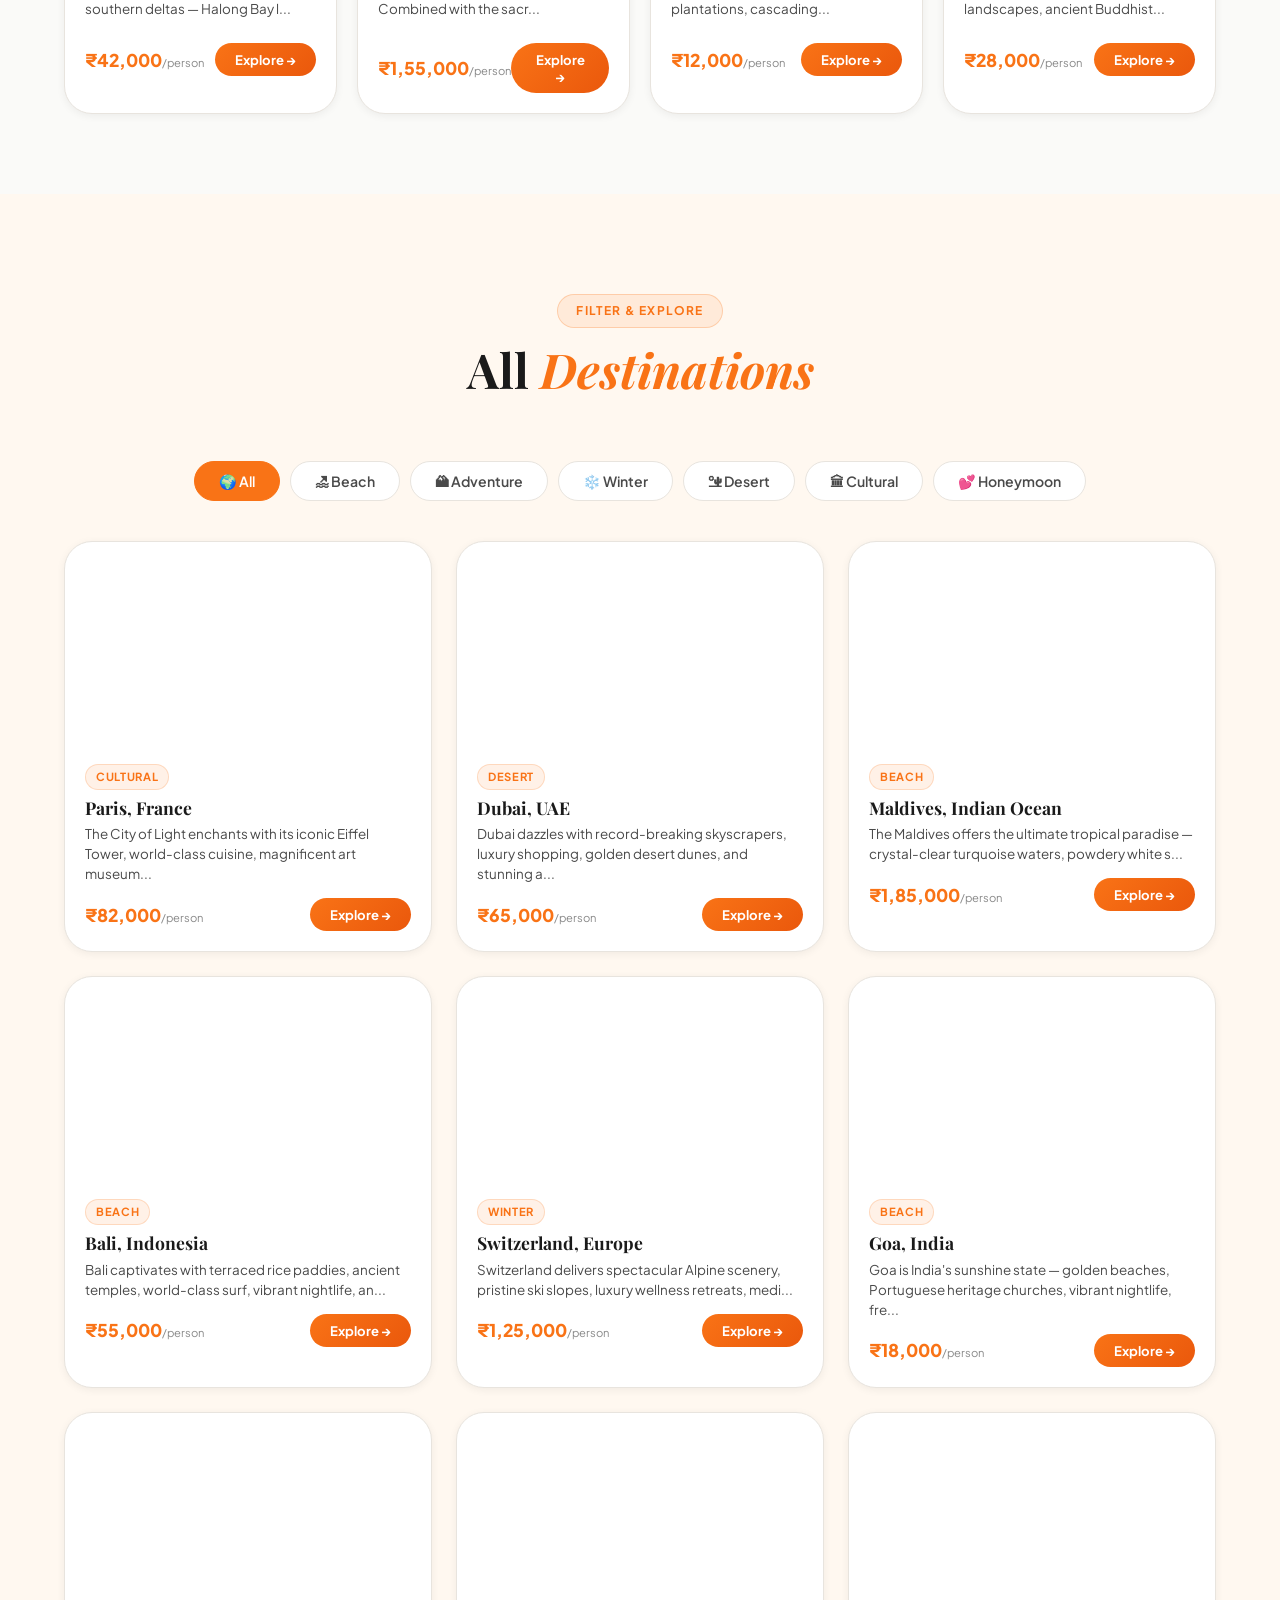
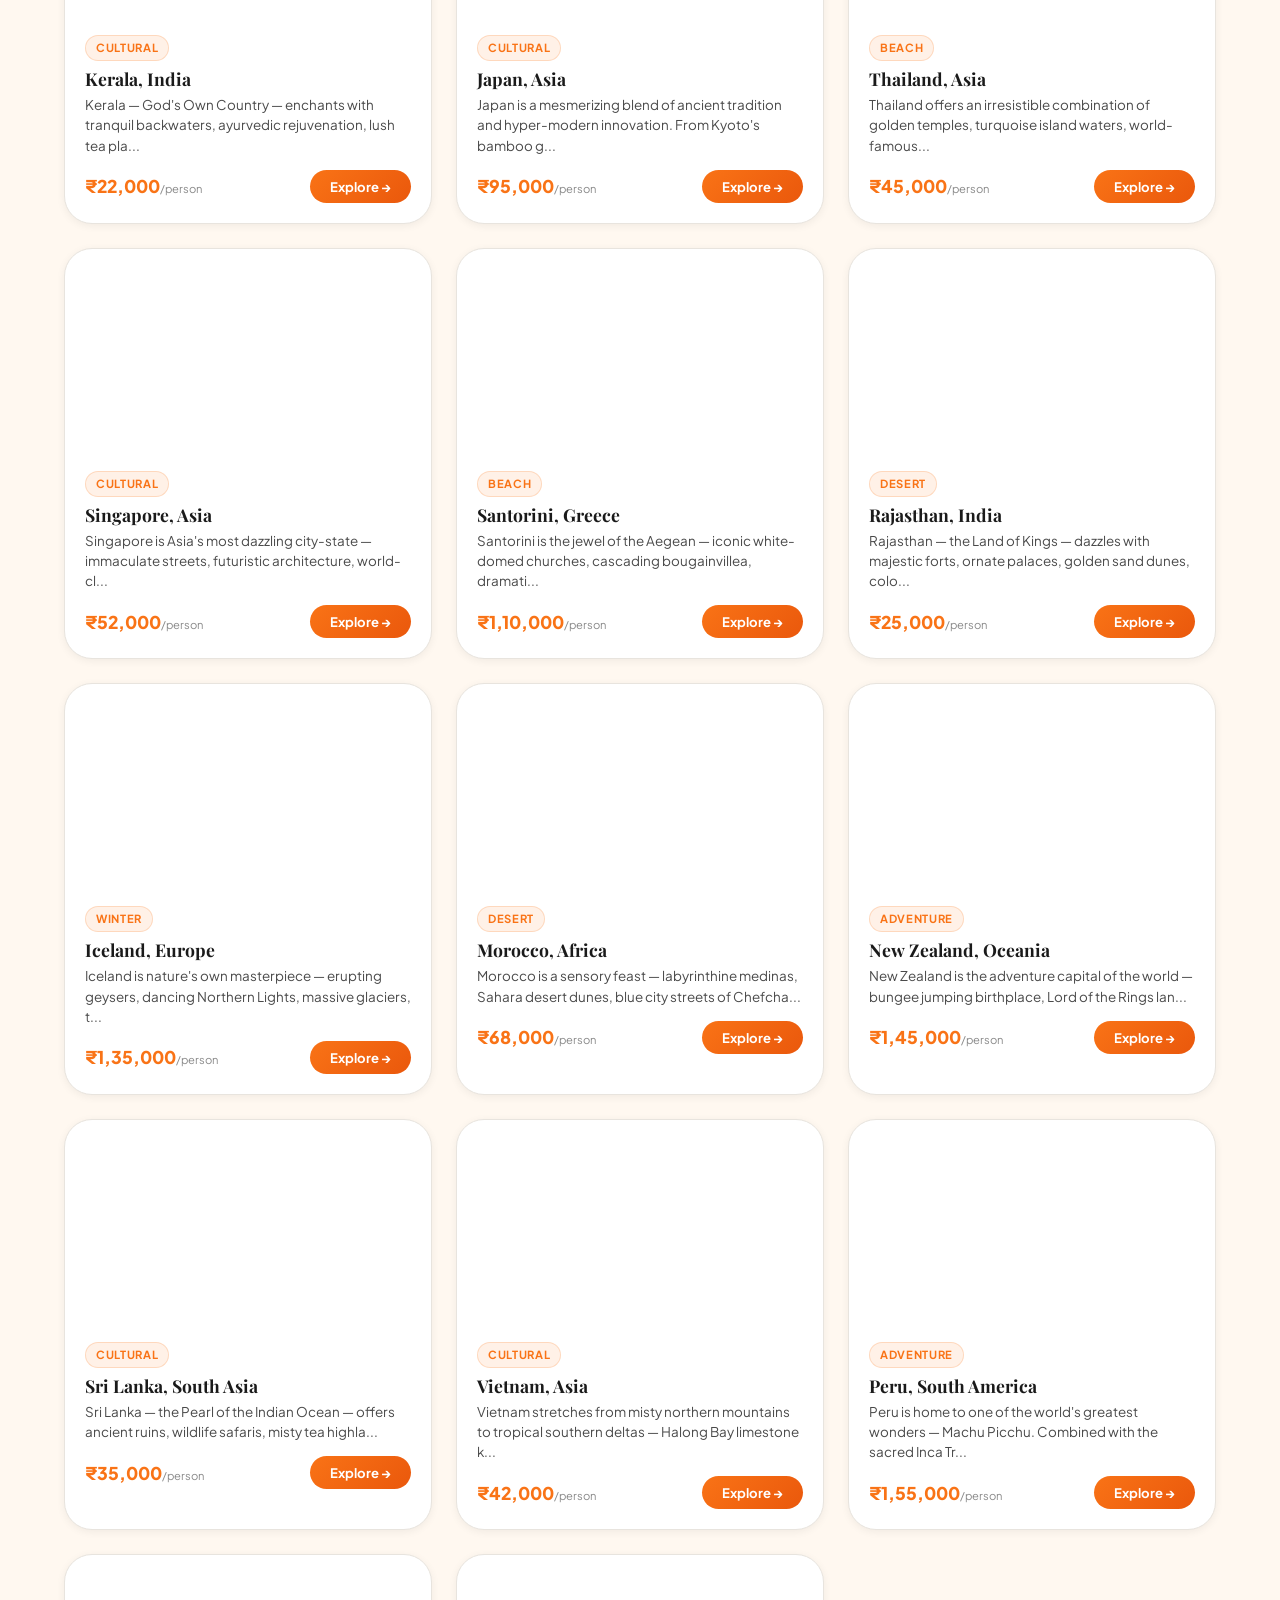
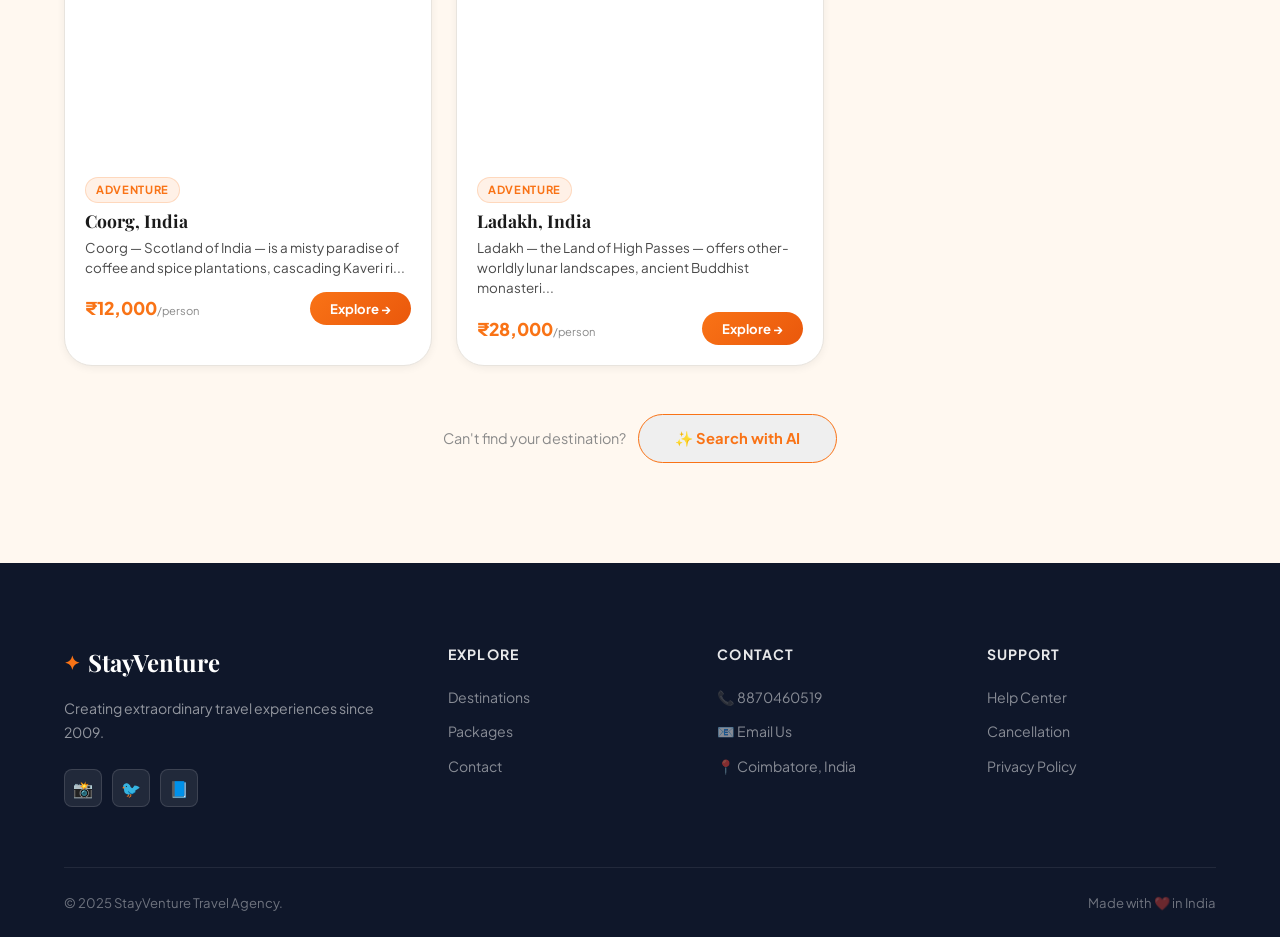
<file: Destination.html>
<!DOCTYPE html>
<html lang="en">
<head>
  <meta charset="UTF-8"/>
  <meta name="viewport" content="width=device-width, initial-scale=1.0"/>
  <title>Destinations — StayVenture</title>
  <link rel="stylesheet" href="style.css"/>
  <link href="https://fonts.googleapis.com/css2?family=Playfair+Display:ital,wght@0,400;0,700;0,900;1,400&family=Plus+Jakarta+Sans:wght@300;400;500;600;700&display=swap" rel="stylesheet"/>
</head>
<body>
<nav class="navbar navbar-solid" id="navbar">
  <div class="nav-inner">
    <a href="index.html" class="nav-logo"><span class="logo-icon">✦</span><span>StayVenture</span></a>
    <ul class="nav-links" id="navLinks">
      <li><a href="index.html">Home</a></li>
      <li><a href="Destination.html" class="active">Destinations</a></li>
      <li><a href="Packages.html">Packages</a></li>
      <li><a href="contact.html">Contact</a></li>
    </ul>
    <div class="nav-auth" id="navAuth">
      <a href="Login.html" class="btn-nav-ghost">Sign In</a>
      <a href="Signup.html" class="btn-nav-fill">Get Started</a>
    </div>
    <button class="hamburger" id="hamburger" aria-label="Menu"><span></span><span></span><span></span></button>
  </div>
</nav>

<!-- HERO -->
<div class="page-hero" style="background-image:url('https://images.unsplash.com/photo-1488085061387-422e29b40080?w=1920&q=80')">
  <div class="page-hero-overlay"></div>
  <div class="page-hero-content reveal">
    <span class="section-tag">World Destinations</span>
    <h1>Explore <em>Destinations</em></h1>
    <p>20 extraordinary places waiting for you — from beaches to mountains to deserts.</p>
  </div>
</div>

<!-- ════ RECOMMENDED FOR YOU ════ -->
<section class="rec-pref-section">
  <div class="container">
    <div class="section-head reveal" style="margin-bottom:0">
      <span class="section-tag">✨ Personalise</span>
      <h2 style="margin-top:8px">Recommended <em>For You</em></h2>
      <p>Select your travel preference and we'll show the best destinations for you.</p>
    </div>
    <div class="rec-pref-row" id="recPrefRow">
      <button class="rec-pref-btn active" onclick="setPreference('all', this)">🌍 All</button>
      <button class="rec-pref-btn" onclick="setPreference('beach', this)">🏖 Beach</button>
      <button class="rec-pref-btn" onclick="setPreference('adventure', this)">🏔 Adventure</button>
      <button class="rec-pref-btn" onclick="setPreference('winter', this)">❄️ Winter</button>
      <button class="rec-pref-btn" onclick="setPreference('desert', this)">🏜 Desert</button>
      <button class="rec-pref-btn" onclick="setPreference('cultural', this)">🏛 Cultural</button>
      <button class="rec-pref-btn" onclick="setPreference('honeymoon', this)">💕 Luxury</button>
    </div>
  </div>
</section>

<!-- RECOMMENDATION RESULTS -->
<section class="rec-results-section" id="recResultsSection">
  <div class="container">
    <div style="display:flex;align-items:center;justify-content:space-between;margin-bottom:24px;flex-wrap:wrap;gap:10px">
      <h3 id="recResultsTitle" style="font-family:var(--font-display);font-size:1.3rem">All <em>Destinations</em></h3>
      <span id="recResultsCount" style="color:var(--text-dim);font-size:.85rem">20 destinations</span>
    </div>
    <div class="rec-dest-strip" id="recDestGrid"></div>
  </div>
</section>

<!-- ════ MAIN DESTINATIONS GRID ════ -->
<section class="section section-tinted">
  <div class="container">
    <div class="section-head reveal">
      <span class="section-tag">Filter &amp; Explore</span>
      <h2>All <em>Destinations</em></h2>
    </div>
    <div class="dest-filter-bar">
      <button class="dest-filter-btn active" onclick="filterDest('all', this)">🌍 All</button>
      <button class="dest-filter-btn" onclick="filterDest('beach', this)">🏖 Beach</button>
      <button class="dest-filter-btn" onclick="filterDest('adventure', this)">🏔 Adventure</button>
      <button class="dest-filter-btn" onclick="filterDest('winter', this)">❄️ Winter</button>
      <button class="dest-filter-btn" onclick="filterDest('desert', this)">🏜 Desert</button>
      <button class="dest-filter-btn" onclick="filterDest('cultural', this)">🏛 Cultural</button>
      <button class="dest-filter-btn" onclick="filterDest('honeymoon', this)">💕 Honeymoon</button>
    </div>
    <div class="dest-full-grid" id="destGrid"></div>
    <div class="text-center reveal" style="margin-top:16px">
      <p style="color:var(--text-dim);font-size:.9rem">Can't find your destination? <button class="btn-outline" style="margin-left:10px" onclick="searchGemini()">✨ Search with AI</button></p>
    </div>
  </div>
</section>

<!-- ════ DESTINATION FULL PAGE DETAIL (slides up) ════ -->
<div id="destDetailPage">
  <!-- Back button -->
  <button class="dest-detail-back" onclick="closeDestDetailPage()">← Back to Destinations</button>

  <!-- Hero -->
  <div class="dest-detail-hero" id="ddHero">
    <div class="dest-detail-hero-content">
      <div id="ddTag" style="margin-bottom:12px"></div>
      <h1 id="ddTitle">Destination <em id="ddName"></em></h1>
      <p id="ddCountry" style="opacity:.75;font-size:1rem;margin-bottom:4px"></p>
      <p id="ddDesc" style="max-width:680px;margin-bottom:0"></p>
      <div class="dest-detail-hero-actions">
        <button class="btn-book-hero" onclick="bookFromDetail()">✈️ Book Now</button>
        <button class="btn-wish-hero" onclick="toggleWishFromDetail()" id="ddWishBtn">🤍 Wishlist</button>
        <button class="btn-wish-hero" onclick="closeDestDetailPage()">← Back</button>
      </div>
    </div>
  </div>

  <!-- Content -->
  <div class="dest-detail-content">
    <div class="dest-detail-grid">
      <!-- LEFT COLUMN -->
      <div>
        <!-- Attractions -->
        <div class="dest-detail-section">
          <h3>🏛 Top Attractions</h3>
          <div class="dest-attraction-list" id="ddAttractions"></div>
        </div>
        <!-- Activities -->
        <div class="dest-detail-section">
          <h3>🎯 Recommended Activities</h3>
          <div class="dest-activity-grid" id="ddActivities"></div>
        </div>
        <!-- Restaurants -->
        <div class="dest-detail-section">
          <h3>🍽 Recommended Restaurants</h3>
          <div class="dest-restaurant-list" id="ddRestaurants"></div>
        </div>
        <!-- Travel Plan -->
        <div class="dest-detail-section">
          <h3>📅 Recommended Travel Plan</h3>
          <div class="dest-itinerary-list" id="ddItinerary"></div>
        </div>
      </div>

      <!-- RIGHT SIDEBAR -->
      <div>
        <!-- Estimated Cost -->
        <div class="dest-sidebar-card">
          <h4>💰 Estimated Cost</h4>
          <div id="ddCosts"></div>
          <div class="dest-total-cost" id="ddTotal">
            <span>Total per person</span>
            <strong id="ddTotalVal">₹0</strong>
          </div>
          <button class="btn-primary" style="width:100%;margin-top:16px;padding:14px" onclick="bookFromDetail()">Book Now →</button>
        </div>

        <!-- Hotels -->
        <div class="dest-sidebar-card">
          <h4>🏨 Recommended Hotels</h4>
          <div class="dest-hotel-list" id="ddHotels"></div>
        </div>

        <!-- Quick Info -->
        <div class="dest-sidebar-card" id="ddQuickInfo">
          <h4>ℹ️ Quick Info</h4>
          <div id="ddQuickInfoContent"></div>
        </div>
      </div>
    </div>
  </div>
</div>

<!-- OLD MODAL (kept for homepage compatibility) -->
<div class="modal-overlay" id="destModal">
  <div class="modal-box">
    <div class="modal-hero" id="modalHero">
      <div class="modal-hero-overlay"></div>
      <div class="modal-hero-title"><h2 id="modalTitle">Destination</h2><p id="modalCountry"></p></div>
      <button class="modal-close" onclick="closeModal('destModal')">✕</button>
    </div>
    <div class="modal-content">
      <div class="modal-section"><p id="modalDesc" style="color:var(--text-mid);line-height:1.7"></p></div>
      <div class="modal-section"><h4>🏛 Top Attractions</h4><div class="modal-tags" id="modalAttractions"></div></div>
      <div class="modal-section"><h4>🎯 Recommended Activities</h4><div class="modal-tags" id="modalActivities"></div></div>
      <div class="modal-section"><h4>📅 Tour Itinerary</h4><div class="modal-itinerary" id="modalItinerary"></div></div>
      <div class="modal-section"><h4>🏨 Hotel Suggestions</h4><div class="modal-tags" id="modalHotels"></div></div>
      <div class="modal-section">
        <h4>💰 Estimated Cost</h4>
        <div class="modal-cost-grid" id="modalCosts"></div>
        <div class="modal-total"><span class="t-label">Total Package (per person)</span><span class="t-price" id="modalTotal">₹0</span></div>
      </div>
      <div class="modal-actions">
        <button class="btn-primary" onclick="bookDestination()">Book Now →</button>
        <button class="btn-wishlist" id="modalWishlistBtn" onclick="toggleWishlistModal()">🤍</button>
        <button class="btn-secondary" onclick="closeModal('destModal')">Close</button>
      </div>
    </div>
  </div>
</div>

<!-- AI SEARCH MODAL -->
<div class="modal-overlay" id="aiSearchModal">
  <div class="modal-box" style="max-width:520px">
    <div style="padding:32px">
      <button class="modal-close" style="position:absolute;top:16px;right:16px;background:var(--border)" onclick="closeModal('aiSearchModal')">✕</button>
      <div style="margin-bottom:20px">
        <span class="section-tag">✨ AI Search</span>
        <h2 style="margin-top:8px">Search Any <em>Destination</em></h2>
        <p style="color:var(--text-mid);margin-top:8px">Powered by Gemini AI — discover any place on earth</p>
      </div>
      <div class="form-group">
        <label>Destination Name</label>
        <input type="text" id="aiSearchInput" placeholder="e.g. Cappadocia, Patagonia, Bhutan..." style="width:100%;padding:14px 18px;border:1.5px solid var(--border);border-radius:14px;font-size:.95rem;outline:none"/>
      </div>
      <button class="btn-primary" style="width:100%;margin-top:8px" onclick="searchGeminiDest()">✨ Search with AI</button>
      <div id="aiSearchResult" style="margin-top:20px"></div>
    </div>
  </div>
</div>

<!-- CHATBOT -->
<div class="chatbot-widget">
  <div class="chat-panel" id="chatPanel">
    <div class="chat-header">
      <div class="chat-avatar">🤖</div>
      <div class="chat-header-info"><strong>Ventura AI</strong><span>🟢 Online</span></div>
      <div class="chat-header-actions"><button class="chat-action-btn" onclick="toggleCallback()">📞</button><button class="chat-action-btn" onclick="closeChatbot()">✕</button></div>
    </div>
    <div class="chat-messages" id="chatMessages"></div>
    <div class="chat-quick-btns">
      <button class="chat-quick-btn" onclick="sendQuick('Best beach destinations')">Beaches</button>
      <button class="chat-quick-btn" onclick="sendQuick('Honeymoon destinations')">Honeymoon</button>
    </div>
    <div class="chat-input-row">
      <input class="chat-input" id="chatInput" placeholder="Ask about destinations..." onkeypress="if(event.key==='Enter')sendMessage()"/>
      <button class="chat-send-btn" onclick="sendMessage()">➤</button>
    </div>
    <div class="callback-form" id="callbackForm">
      <h4>📞 Request a Call Back</h4>
      <input class="callback-input" id="callbackName" placeholder="Your Name"/>
      <input class="callback-input" id="callbackPhone" placeholder="Phone Number"/>
      <button class="btn-callback" onclick="submitCallback()">Request Call Back</button>
    </div>
  </div>
  <button class="chat-toggle-btn" onclick="toggleChatbot()">💬<span class="chat-badge">1</span></button>
</div>

<div class="global-toast" id="globalToast"></div>

<footer class="footer">
  <div class="container">
    <div class="footer-grid">
      <div class="footer-brand">
        <a href="index.html" class="nav-logo"><span class="logo-icon">✦</span><span>StayVenture</span></a>
        <p>Creating extraordinary travel experiences since 2009.</p>
        <div class="social-row"><a href="#" class="soc">📸</a><a href="#" class="soc">🐦</a><a href="#" class="soc">📘</a></div>
      </div>
      <div class="footer-col"><h4>Explore</h4><a href="Destination.html">Destinations</a><a href="Packages.html">Packages</a><a href="contact.html">Contact</a></div>
      <div class="footer-col"><h4>Contact</h4><a href="tel:8870460519">📞 8870460519</a><a href="mailto:auranookhomes@gmail.com">📧 Email Us</a><a>📍 Coimbatore, India</a></div>
      <div class="footer-col"><h4>Support</h4><a href="#">Help Center</a><a href="#">Cancellation</a><a href="#">Privacy Policy</a></div>
    </div>
    <div class="footer-bottom"><span>© 2025 StayVenture Travel Agency.</span><span>Made with ❤️ in India</span></div>
  </div>
</footer>

<script src="script.js"></script>
</body>
</html>
</file>
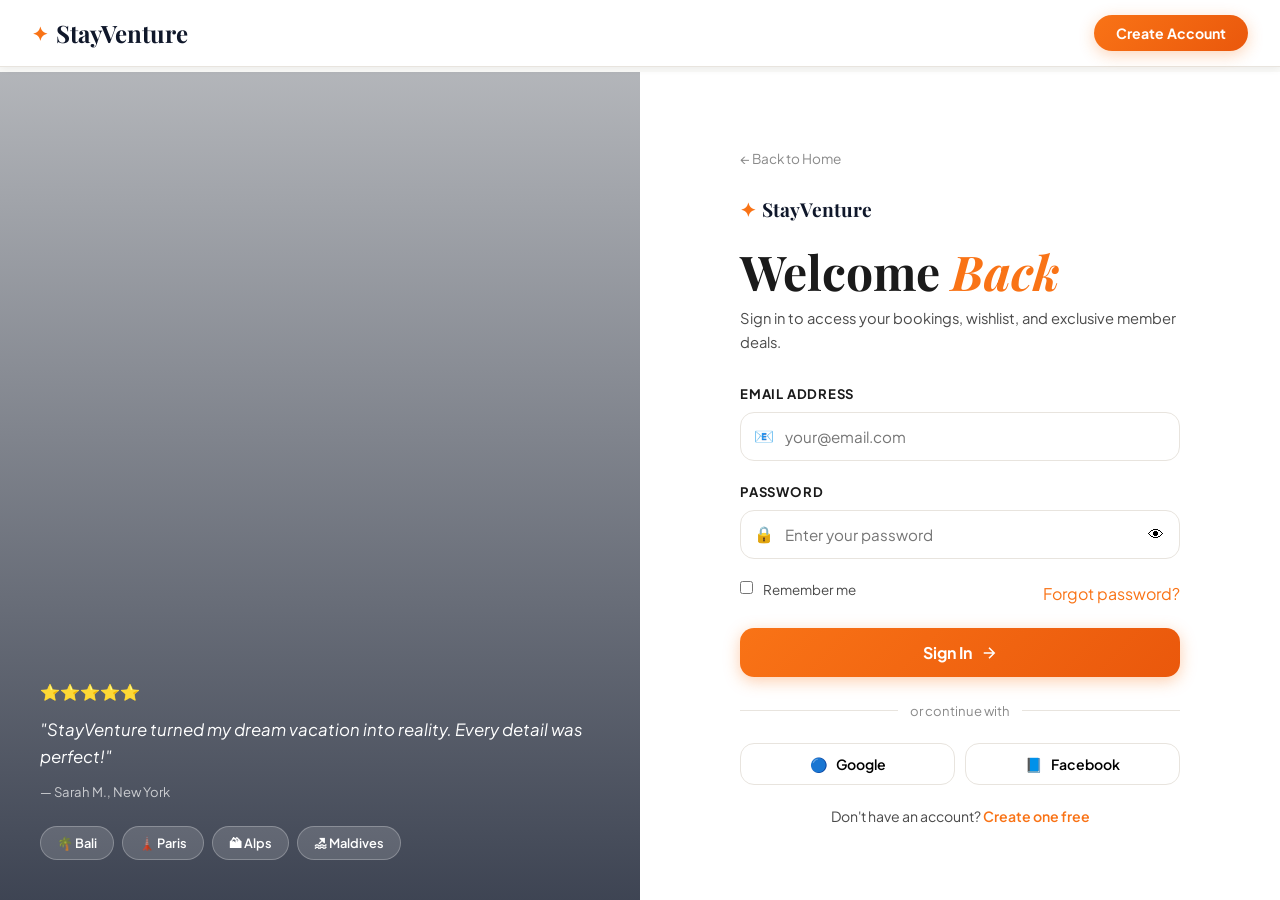
<file: Login.html>
<!DOCTYPE html>
<html lang="en">
<head>
  <meta charset="UTF-8"/><meta name="viewport" content="width=device-width, initial-scale=1.0"/>
  <title>Sign In — StayVenture</title>
  <link rel="stylesheet" href="style.css"/>
  <link href="https://fonts.googleapis.com/css2?family=Playfair+Display:ital,wght@0,400;0,700;0,900;1,400&family=Plus+Jakarta+Sans:wght@300;400;500;600;700&display=swap" rel="stylesheet"/>
</head>
<body class="auth-page">
<nav class="navbar navbar-solid" id="navbar">
  <div class="nav-inner">
    <a href="index.html" class="nav-logo"><span class="logo-icon">✦</span><span>StayVenture</span></a>
    <div style="margin-left:auto"><a href="Signup.html" class="btn-nav-fill">Create Account</a></div>
  </div>
</nav>
<div class="auth-layout">
  <div class="auth-visual" style="background-image:url('https://images.unsplash.com/photo-1476514525535-07fb3b4ae5f1?w=1000&q=80')">
    <div class="auth-visual-overlay"></div>
    <div class="auth-visual-content">
      <div class="av-stars">⭐⭐⭐⭐⭐</div>
      <div class="av-quote"><p>"StayVenture turned my dream vacation into reality. Every detail was perfect!"</p><div class="av-author">— Sarah M., New York</div></div>
      <div class="av-dest-pills"><span>🌴 Bali</span><span>🗼 Paris</span><span>🏔 Alps</span><span>🏖 Maldives</span></div>
    </div>
  </div>
  <div class="auth-form-panel">
    <div class="auth-form-wrap">
      <a href="index.html" class="auth-back">← Back to Home</a>
      <div class="auth-logo-sm"><span class="logo-icon">✦</span> StayVenture</div>
      <h2>Welcome <em>Back</em></h2>
      <p class="auth-sub">Sign in to access your bookings, wishlist, and exclusive member deals.</p>
      <div class="toast" id="authToast"></div>
      <form class="auth-form" onsubmit="handleLogin(event)">
        <div class="form-group">
          <label>Email Address</label>
          <div class="input-wrap"><span class="input-icon">📧</span><input type="email" id="loginEmail" placeholder="your@email.com" required/></div>
        </div>
        <div class="form-group">
          <label>Password</label>
          <div class="input-wrap"><span class="input-icon">🔒</span><input type="password" id="loginPassword" placeholder="Enter your password" required/><button type="button" class="pw-toggle" onclick="togglePw('loginPassword',this)">👁</button></div>
        </div>
        <div class="form-row-between">
          <label class="check-label"><input type="checkbox" id="rememberMe"/> Remember me</label>
          <a href="#" class="form-link">Forgot password?</a>
        </div>
        <button type="submit" class="btn-auth-submit"><span>Sign In</span><svg viewBox="0 0 24 24" fill="none" stroke="currentColor" stroke-width="2" width="18" height="18"><path d="M5 12h14M12 5l7 7-7 7"/></svg></button>
      </form>
      <div class="auth-divider"><span>or continue with</span></div>
      <div class="social-auth">
        <button class="social-auth-btn" onclick="socialLogin('Google')"><span>🔵</span> Google</button>
        <button class="social-auth-btn" onclick="socialLogin('Facebook')"><span>📘</span> Facebook</button>
      </div>
      <p class="auth-switch">Don't have an account? <a href="Signup.html">Create one free</a></p>
    </div>
  </div>
</div>
<script src="script.js"></script>
</body>
</html>
</file>
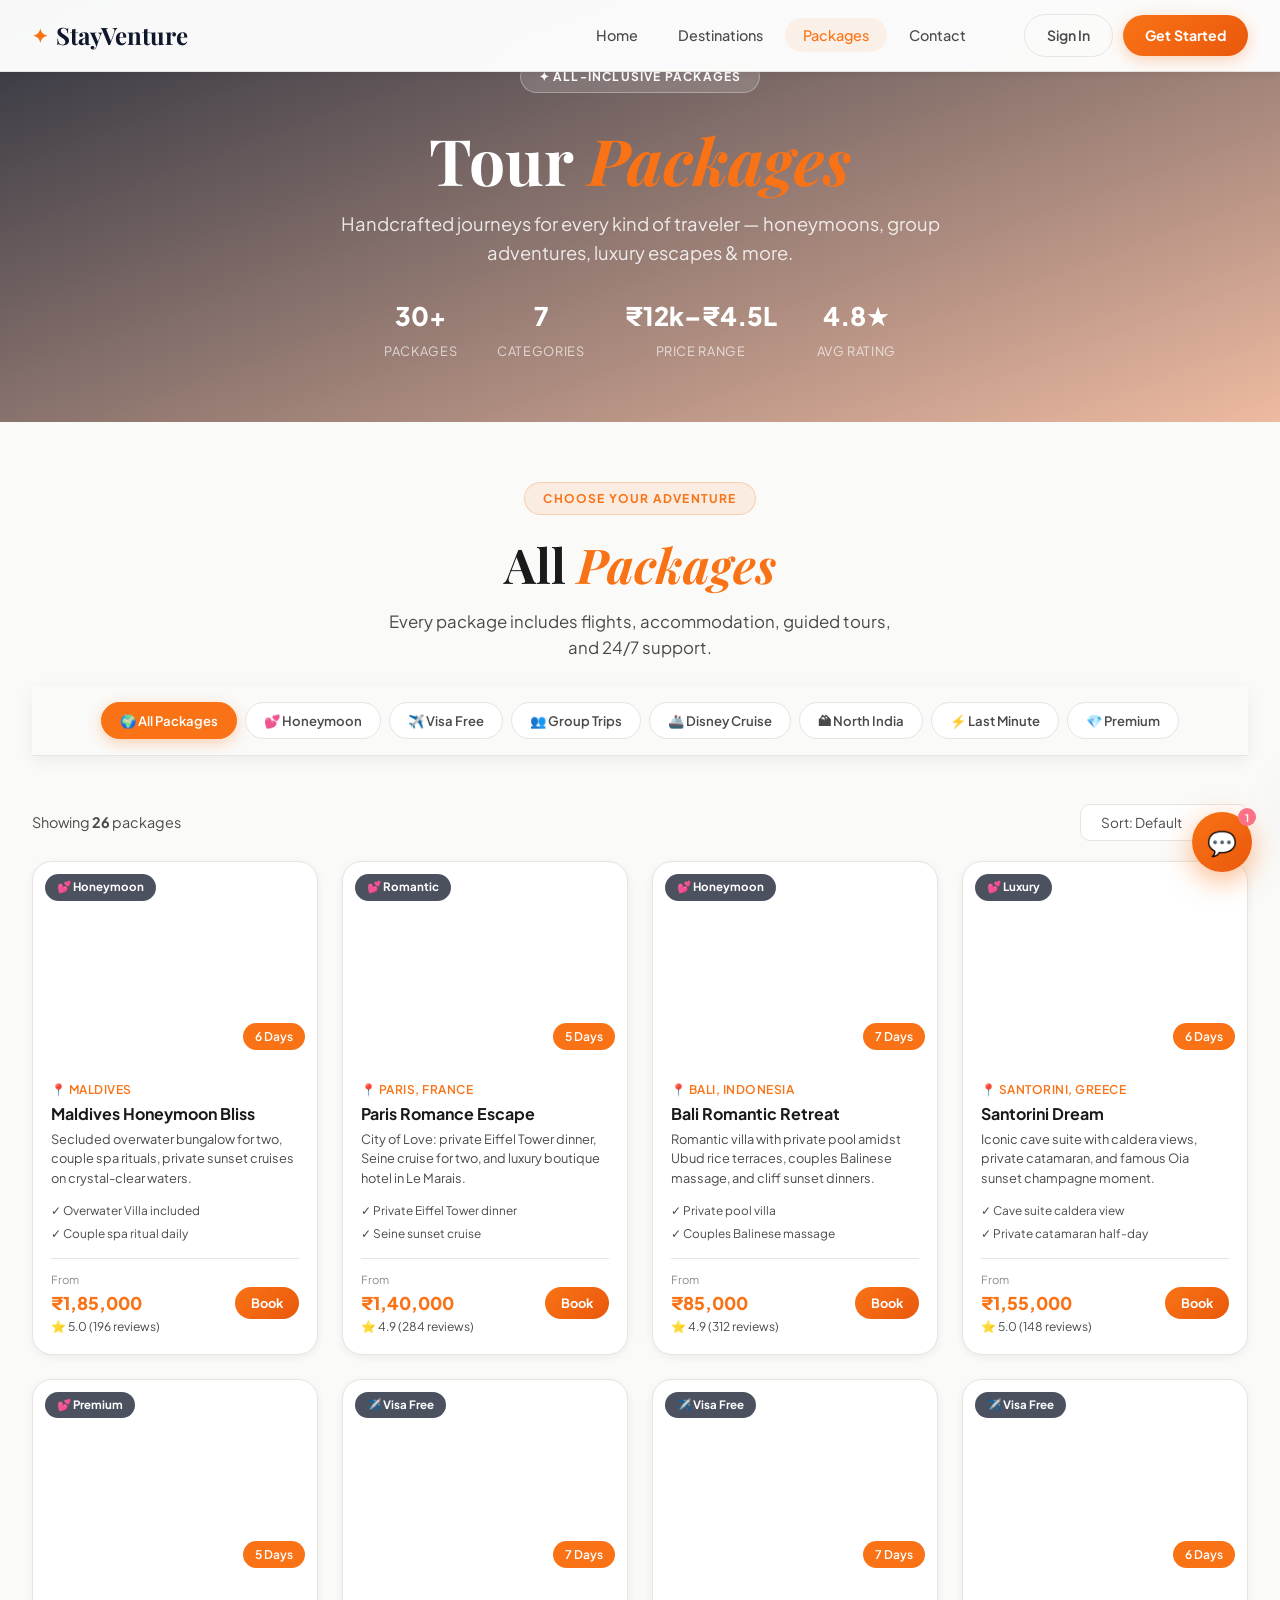
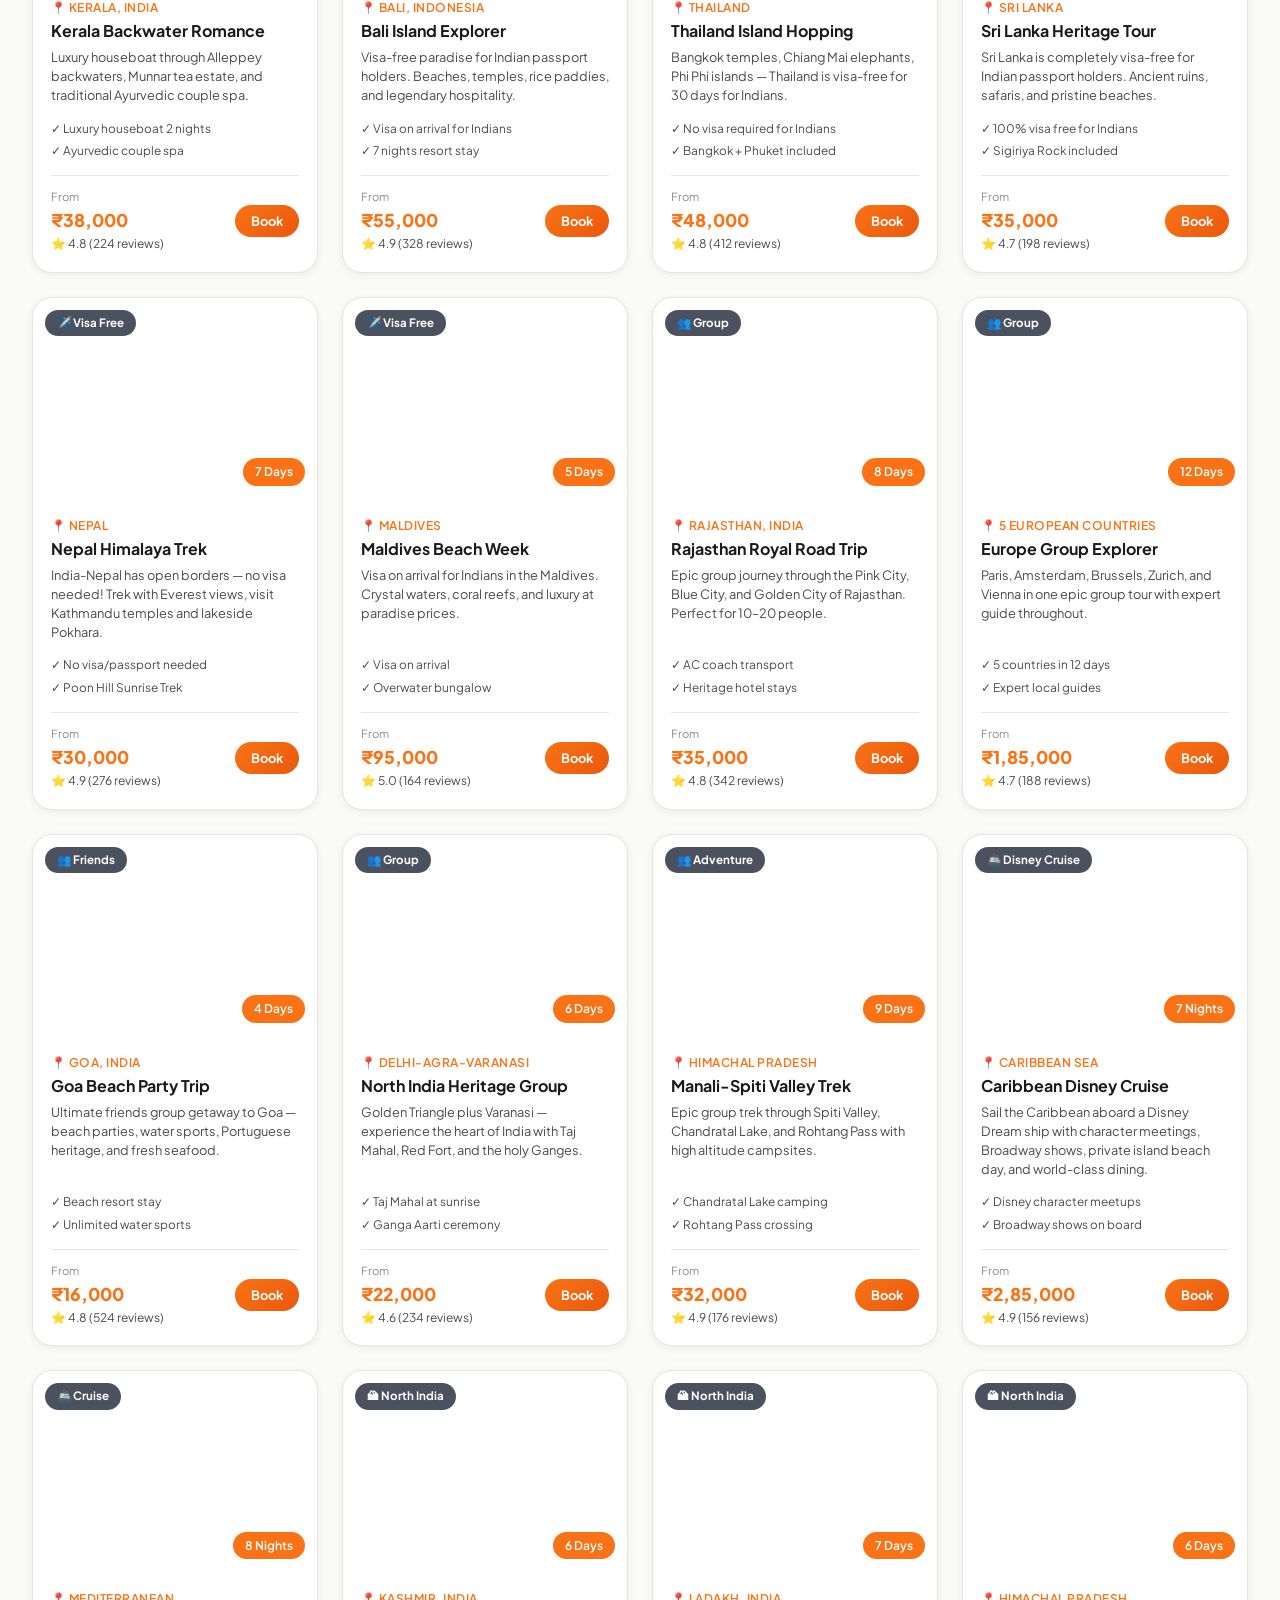
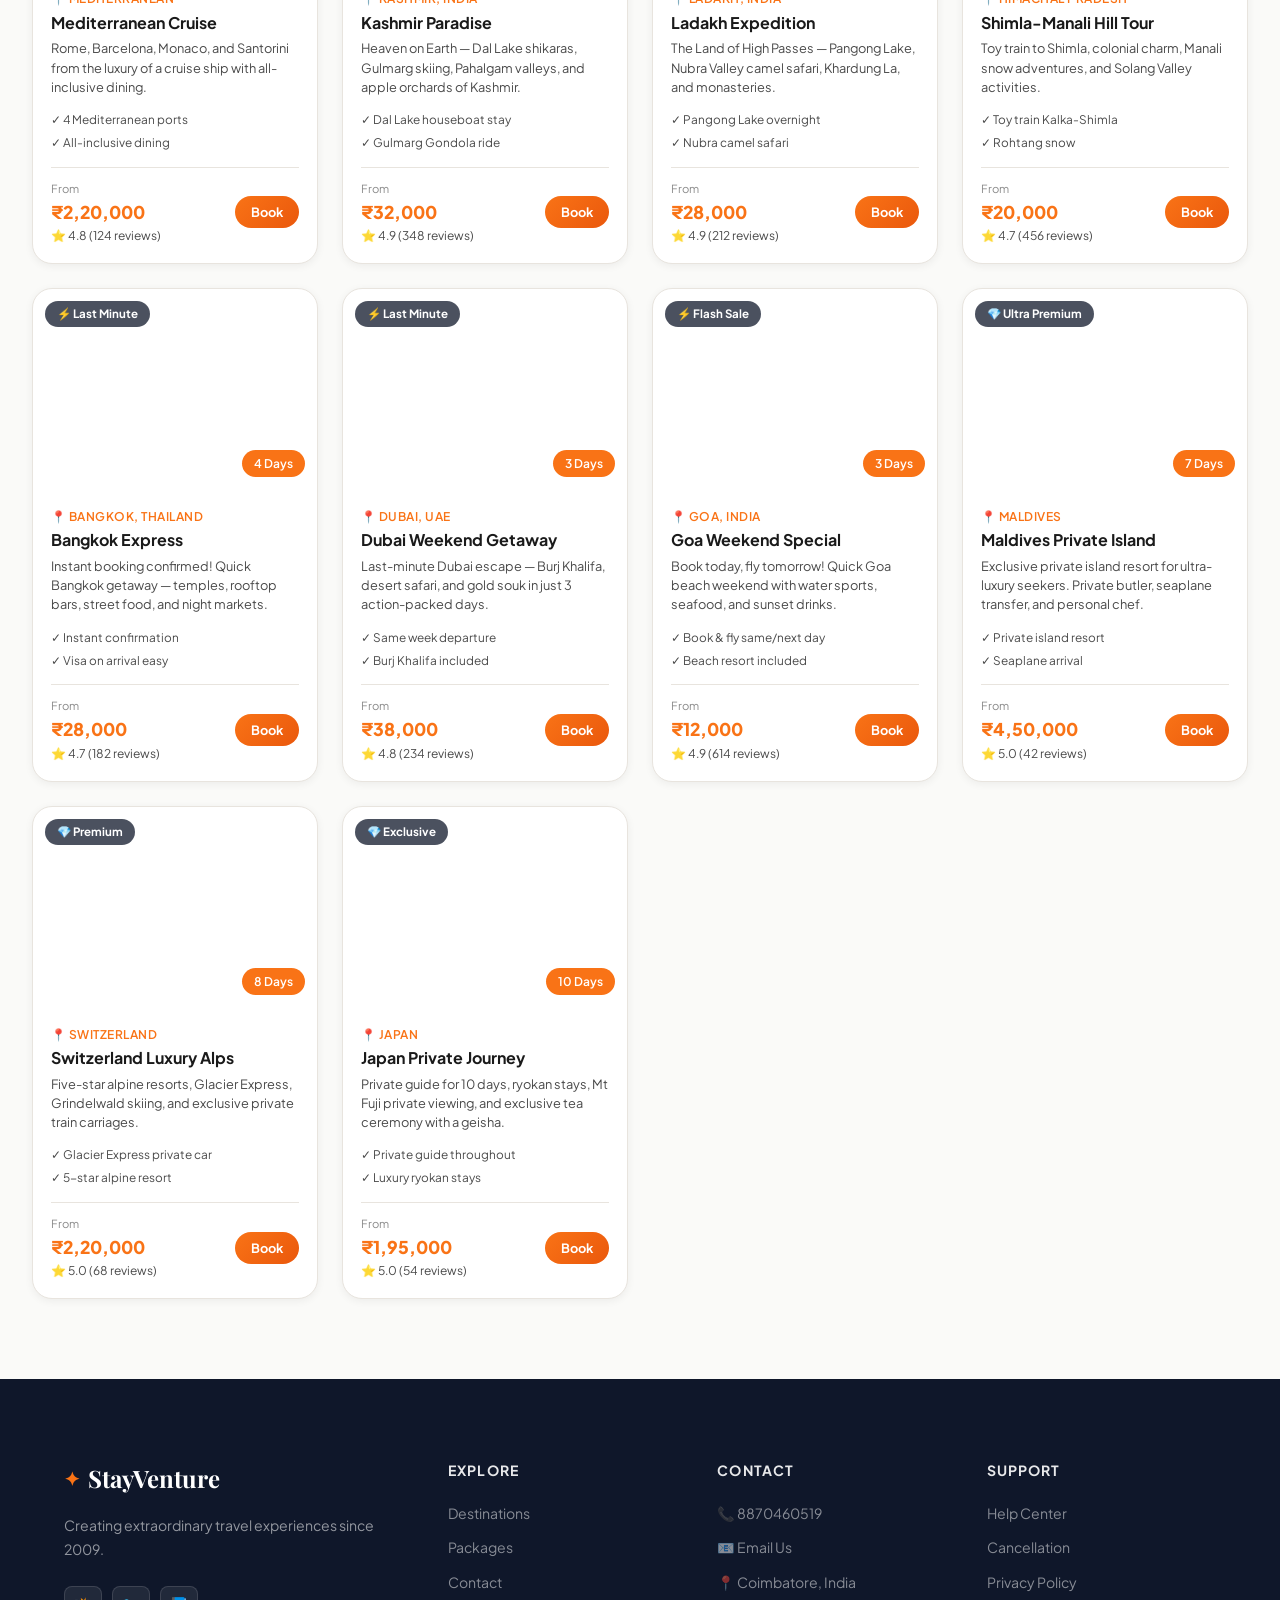
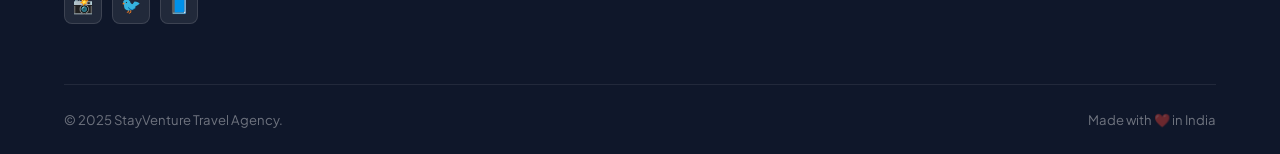
<file: Packages.html>
<!DOCTYPE html>
<html lang="en">
<head>
  <meta charset="UTF-8"/>
  <meta name="viewport" content="width=device-width, initial-scale=1.0"/>
  <title>Packages — StayVenture</title>
  <link rel="stylesheet" href="style.css"/>
  <link href="https://fonts.googleapis.com/css2?family=Playfair+Display:ital,wght@0,400;0,700;0,900;1,400&family=Plus+Jakarta+Sans:wght@300;400;500;600;700&display=swap" rel="stylesheet"/>
</head>
<body>
<nav class="navbar navbar-solid" id="navbar">
  <div class="nav-inner">
    <a href="index.html" class="nav-logo"><span class="logo-icon">✦</span><span>StayVenture</span></a>
    <ul class="nav-links" id="navLinks">
      <li><a href="index.html">Home</a></li>
      <li><a href="Destination.html">Destinations</a></li>
      <li><a href="Packages.html" class="active">Packages</a></li>
      <li><a href="contact.html">Contact</a></li>
    </ul>
    <div class="nav-auth" id="navAuth">
      <a href="Login.html" class="btn-nav-ghost">Sign In</a>
      <a href="Signup.html" class="btn-nav-fill">Get Started</a>
    </div>
    <button class="hamburger" id="hamburger" aria-label="Menu"><span></span><span></span><span></span></button>
  </div>
</nav>

<!-- FULL-SCREEN HERO BANNER WITH TRAVEL BG -->
<div class="pkg-hero-banner">
  <div class="pkg-hero-banner-content">
    <span class="section-tag" style="background:rgba(255,255,255,.15);color:#fff;border:1px solid rgba(255,255,255,.3);backdrop-filter:blur(8px)">✦ All-Inclusive Packages</span>
    <h1 style="margin-top:16px;color:#fff">Tour <em>Packages</em></h1>
    <p>Handcrafted journeys for every kind of traveler — honeymoons, group adventures, luxury escapes &amp; more.</p>
    <div class="pkg-stats-bar">
      <div class="pkg-stat"><strong>30+</strong><span>Packages</span></div>
      <div class="pkg-stat"><strong>7</strong><span>Categories</span></div>
      <div class="pkg-stat"><strong>₹12k–₹4.5L</strong><span>Price Range</span></div>
      <div class="pkg-stat"><strong>4.8★</strong><span>Avg Rating</span></div>
    </div>
  </div>
</div>

<!-- FULL-SCREEN PACKAGES SECTION -->
<div class="pkg-main-section">
  <div class="pkg-wide-container">
    <div class="section-head reveal" style="margin-bottom:0;padding-bottom:24px">
      <span class="section-tag">Choose Your Adventure</span>
      <h2 style="margin-top:8px">All <em>Packages</em></h2>
      <p>Every package includes flights, accommodation, guided tours, and 24/7 support.</p>
    </div>

    <!-- STICKY CATEGORY TABS -->
    <div class="pkg-cat-strip" id="catTabs">
      <button class="cat-tab active" onclick="filterPkgsFullscreen('all', this)">🌍 All Packages</button>
      <button class="cat-tab" onclick="filterPkgsFullscreen('honeymoon', this)">💕 Honeymoon</button>
      <button class="cat-tab" onclick="filterPkgsFullscreen('visafree', this)">✈️ Visa Free</button>
      <button class="cat-tab" onclick="filterPkgsFullscreen('group', this)">👥 Group Trips</button>
      <button class="cat-tab" onclick="filterPkgsFullscreen('cruise', this)">🚢 Disney Cruise</button>
      <button class="cat-tab" onclick="filterPkgsFullscreen('northindia', this)">🏔 North India</button>
      <button class="cat-tab" onclick="filterPkgsFullscreen('lastminute', this)">⚡ Last Minute</button>
      <button class="cat-tab" onclick="filterPkgsFullscreen('premium', this)">💎 Premium</button>
    </div>

    <div style="display:flex;align-items:center;justify-content:space-between;margin:24px 0 20px;flex-wrap:wrap;gap:8px">
      <p id="pkgCountLabel" style="color:var(--text-mid);font-size:.9rem">Showing <strong id="pkgCount">30</strong> packages</p>
      <select id="pkgSortSelect" onchange="sortPackages()" style="padding:8px 16px;border:1.5px solid var(--border);border-radius:10px;background:var(--surface);color:var(--text-mid);font-size:.85rem;cursor:pointer">
        <option value="default">Sort: Default</option>
        <option value="priceLow">Price: Low to High</option>
        <option value="priceHigh">Price: High to Low</option>
        <option value="rating">Top Rated</option>
      </select>
    </div>

    <!-- 4-COLUMN RESPONSIVE GRID -->
    <div class="pkg-grid-full" id="pkgGrid"></div>
  </div>
</div>

<!-- PACKAGE DETAIL MODAL -->
<div class="modal-overlay" id="pkgModal">
  <div class="modal-box" style="max-width:960px">
    <div class="modal-hero" id="pkgModalHero">
      <div class="modal-hero-overlay"></div>
      <div class="modal-hero-title">
        <h2 id="pkgModalTitle"></h2>
        <p id="pkgModalLoc"></p>
      </div>
      <button class="modal-close" onclick="closeModal('pkgModal')">✕</button>
    </div>
    <div class="modal-content">
      <div style="display:grid;grid-template-columns:1fr 1fr 1fr;gap:12px;margin-bottom:24px" id="pkgCostBreakdown"></div>
      <div class="modal-section"><h4>📝 Package Overview</h4><p id="pkgDesc" style="color:var(--text-mid);line-height:1.7"></p></div>
      <div class="modal-section"><h4>🍽 Food Arrangements</h4><div class="modal-tags" id="pkgFood"></div></div>
      <div class="modal-section"><h4>📍 Visiting Places</h4><div class="modal-tags" id="pkgPlaces"></div></div>
      <div class="modal-section">
        <h4>🏨 Recommended Hotels</h4>
        <div class="dest-hotel-strip" id="pkgModalHotels"></div>
      </div>
      <div class="modal-section"><h4>📅 Daily Itinerary</h4><div class="modal-itinerary" id="pkgItinerary"></div></div>
      <div class="modal-total" style="margin-bottom:0"><span class="t-label">Total Package Cost (per person)</span><span class="t-price" id="pkgTotal"></span></div>
      <div class="modal-actions" style="margin-top:16px">
        <button class="btn-primary" onclick="bookPackage()">Book This Package →</button>
        <button class="btn-secondary" onclick="closeModal('pkgModal')">Close</button>
      </div>
    </div>
  </div>
</div>

<!-- CHATBOT -->
<div class="chatbot-widget">
  <div class="chat-panel" id="chatPanel">
    <div class="chat-header">
      <div class="chat-avatar">🤖</div>
      <div class="chat-header-info"><strong>Ventura AI</strong><span>🟢 Online</span></div>
      <div class="chat-header-actions"><button class="chat-action-btn" onclick="toggleCallback()">📞</button><button class="chat-action-btn" onclick="closeChatbot()">✕</button></div>
    </div>
    <div class="chat-messages" id="chatMessages"></div>
    <div class="chat-quick-btns">
      <button class="chat-quick-btn" onclick="sendQuick('Honeymoon packages')">Honeymoon</button>
      <button class="chat-quick-btn" onclick="sendQuick('Budget packages under 50000')">Budget</button>
    </div>
    <div class="chat-input-row">
      <input class="chat-input" id="chatInput" placeholder="Ask about packages..." onkeypress="if(event.key==='Enter')sendMessage()"/>
      <button class="chat-send-btn" onclick="sendMessage()">➤</button>
    </div>
    <div class="callback-form" id="callbackForm">
      <h4>📞 Request a Call Back</h4>
      <input class="callback-input" id="callbackName" placeholder="Your Name"/>
      <input class="callback-input" id="callbackPhone" placeholder="Phone Number"/>
      <button class="btn-callback" onclick="submitCallback()">Request Call Back</button>
    </div>
  </div>
  <button class="chat-toggle-btn" onclick="toggleChatbot()">💬<span class="chat-badge">1</span></button>
</div>

<div class="global-toast" id="globalToast"></div>

<footer class="footer">
  <div class="container">
    <div class="footer-grid">
      <div class="footer-brand">
        <a href="index.html" class="nav-logo"><span class="logo-icon">✦</span><span>StayVenture</span></a>
        <p>Creating extraordinary travel experiences since 2009.</p>
        <div class="social-row"><a href="#" class="soc">📸</a><a href="#" class="soc">🐦</a><a href="#" class="soc">📘</a></div>
      </div>
      <div class="footer-col"><h4>Explore</h4><a href="Destination.html">Destinations</a><a href="Packages.html">Packages</a><a href="contact.html">Contact</a></div>
      <div class="footer-col"><h4>Contact</h4><a href="tel:8870460519">📞 8870460519</a><a href="mailto:auranookhomes@gmail.com">📧 Email Us</a><a>📍 Coimbatore, India</a></div>
      <div class="footer-col"><h4>Support</h4><a href="#">Help Center</a><a href="#">Cancellation</a><a href="#">Privacy Policy</a></div>
    </div>
    <div class="footer-bottom"><span>© 2025 StayVenture Travel Agency.</span><span>Made with ❤️ in India</span></div>
  </div>
</footer>

<script src="script.js"></script>
</body>
</html>
</file>
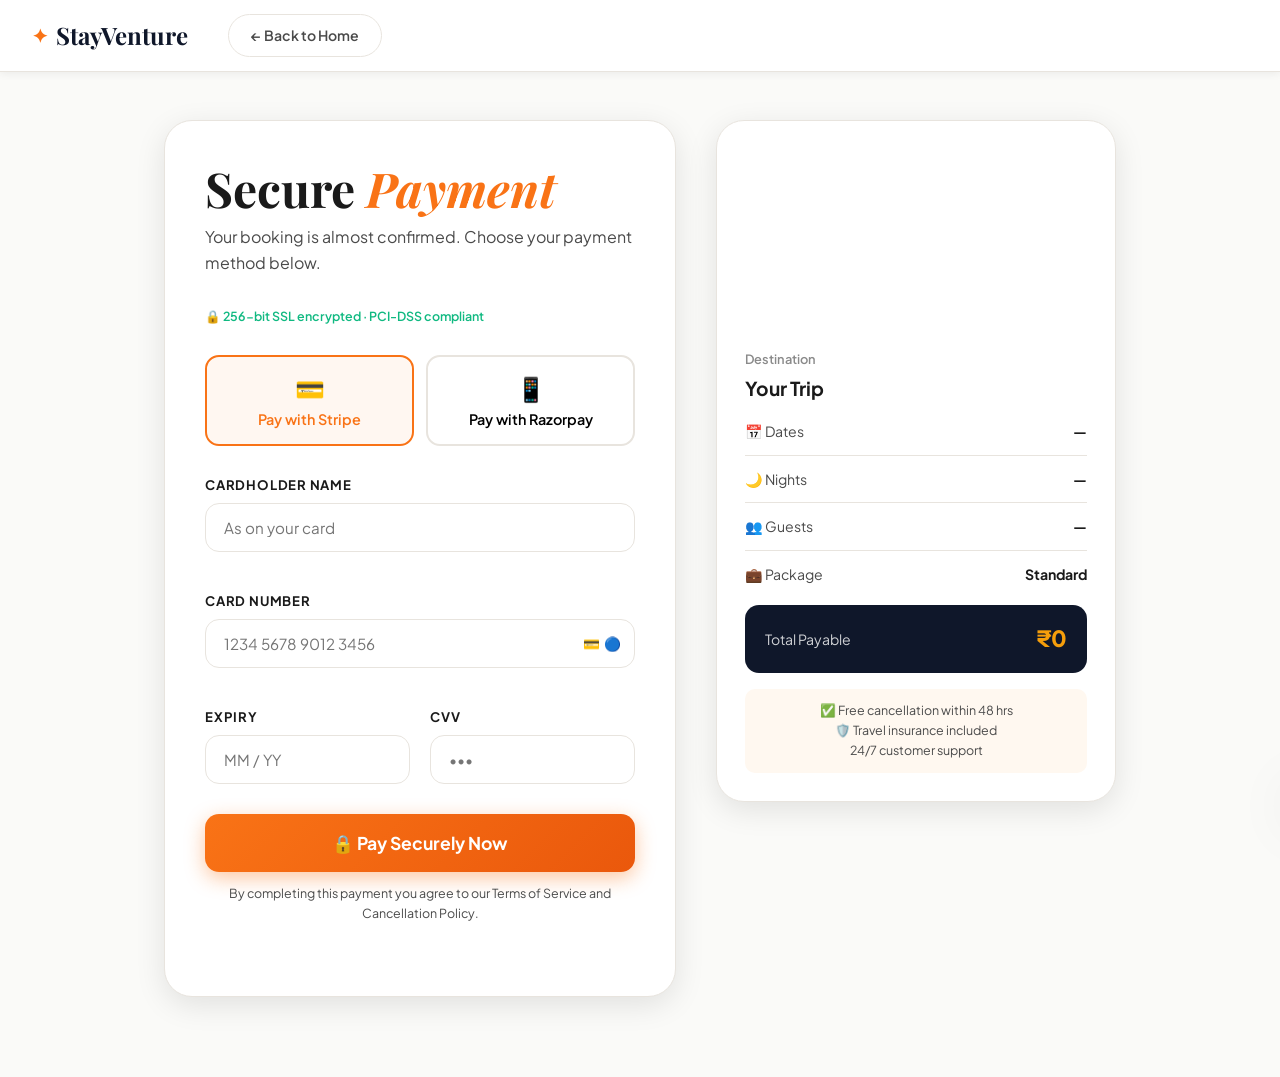
<file: Payment.html>
<!DOCTYPE html>
<html lang="en">
<head>
  <meta charset="UTF-8"/><meta name="viewport" content="width=device-width, initial-scale=1.0"/>
  <title>Payment — StayVenture</title>
  <link rel="stylesheet" href="style.css"/>
  <link href="https://fonts.googleapis.com/css2?family=Playfair+Display:ital,wght@0,400;0,700;0,900;1,400&family=Plus+Jakarta+Sans:wght@300;400;500;600;700&display=swap" rel="stylesheet"/>
</head>
<body>
<nav class="navbar navbar-solid" id="navbar">
  <div class="nav-inner">
    <a href="index.html" class="nav-logo"><span class="logo-icon">✦</span><span>StayVenture</span></a>
    <div class="nav-auth"><a href="index.html" class="btn-nav-ghost">← Back to Home</a></div>
  </div>
</nav>
<div style="padding-top:72px;min-height:100vh;background:var(--bg)">
<div class="payment-layout">
  <div>
    <div class="payment-card">
      <h2>Secure <em>Payment</em></h2>
      <p>Your booking is almost confirmed. Choose your payment method below.</p>
      <div class="secure-badge">🔒 256-bit SSL encrypted · PCI-DSS compliant</div>
      <div class="payment-methods">
        <button class="pay-method-btn active" onclick="selectPayMethod('stripe',this)">
          <span class="pay-method-icon">💳</span>Pay with Stripe
        </button>
        <button class="pay-method-btn" onclick="selectPayMethod('razorpay',this)">
          <span class="pay-method-icon">📱</span>Pay with Razorpay
        </button>
      </div>
      <div id="stripeForm">
        <div class="card-form">
          <div class="form-group">
            <label>Cardholder Name</label>
            <input type="text" id="cardName" placeholder="As on your card"/>
          </div>
          <div class="form-group">
            <label>Card Number</label>
            <div class="card-num-wrap">
              <input type="text" id="cardNum" placeholder="1234 5678 9012 3456" maxlength="19" oninput="formatCard(this)"/>
              <div class="card-icons"><span>💳</span><span>🔵</span></div>
            </div>
          </div>
          <div class="form-row">
            <div class="form-group"><label>Expiry</label><input type="text" placeholder="MM / YY" maxlength="7" oninput="formatExpiry(this)"/></div>
            <div class="form-group"><label>CVV</label><input type="password" placeholder="•••" maxlength="4"/></div>
          </div>
        </div>
      </div>
      <div id="razorpayForm" style="display:none">
        <div style="background:var(--bg-warm);border-radius:14px;padding:24px;border:1px solid var(--border);text-align:center">
          <div style="font-size:3rem;margin-bottom:12px">📱</div>
          <p style="font-size:.9rem;color:var(--text-mid)">You'll be redirected to Razorpay's secure payment gateway to complete UPI, Net Banking, or Card payment.</p>
        </div>
      </div>
      <button class="btn-pay" onclick="processPayment()">🔒 Pay Securely Now</button>
      <p class="pay-note">By completing this payment you agree to our Terms of Service and Cancellation Policy.</p>
    </div>
  </div>
  <div>
    <div class="summary-card" style="position:sticky;top:100px">
      <div class="summary-img" id="paymentSummaryImg" style="background-image:url('https://images.unsplash.com/photo-1476514525535-07fb3b4ae5f1?w=600&q=80')"></div>
      <div class="summary-body">
        <div class="summary-dest" id="payDest">Destination</div>
        <div class="summary-title" id="payTitle">Your Trip</div>
        <div class="summary-rows">
          <div class="summary-row"><span>📅 Dates</span><strong id="payDates">—</strong></div>
          <div class="summary-row"><span>🌙 Nights</span><strong id="payNights">—</strong></div>
          <div class="summary-row"><span>👥 Guests</span><strong id="payGuests">—</strong></div>
          <div class="summary-row"><span>💼 Package</span><strong id="payPkg">Standard</strong></div>
        </div>
        <div class="summary-total">
          <span>Total Payable</span>
          <strong id="payTotal">₹0</strong>
        </div>
        <div style="margin-top:12px;padding:12px;background:var(--bg-warm);border-radius:10px;font-size:.78rem;color:var(--text-mid);text-align:center">
          ✅ Free cancellation within 48 hrs<br/>🛡️ Travel insurance included<br/>24/7 customer support
        </div>
      </div>
    </div>
  </div>
</div>
</div>
<div class="global-toast" id="globalToast"></div>
<script src="script.js"></script>
</body>
</html>
</file>
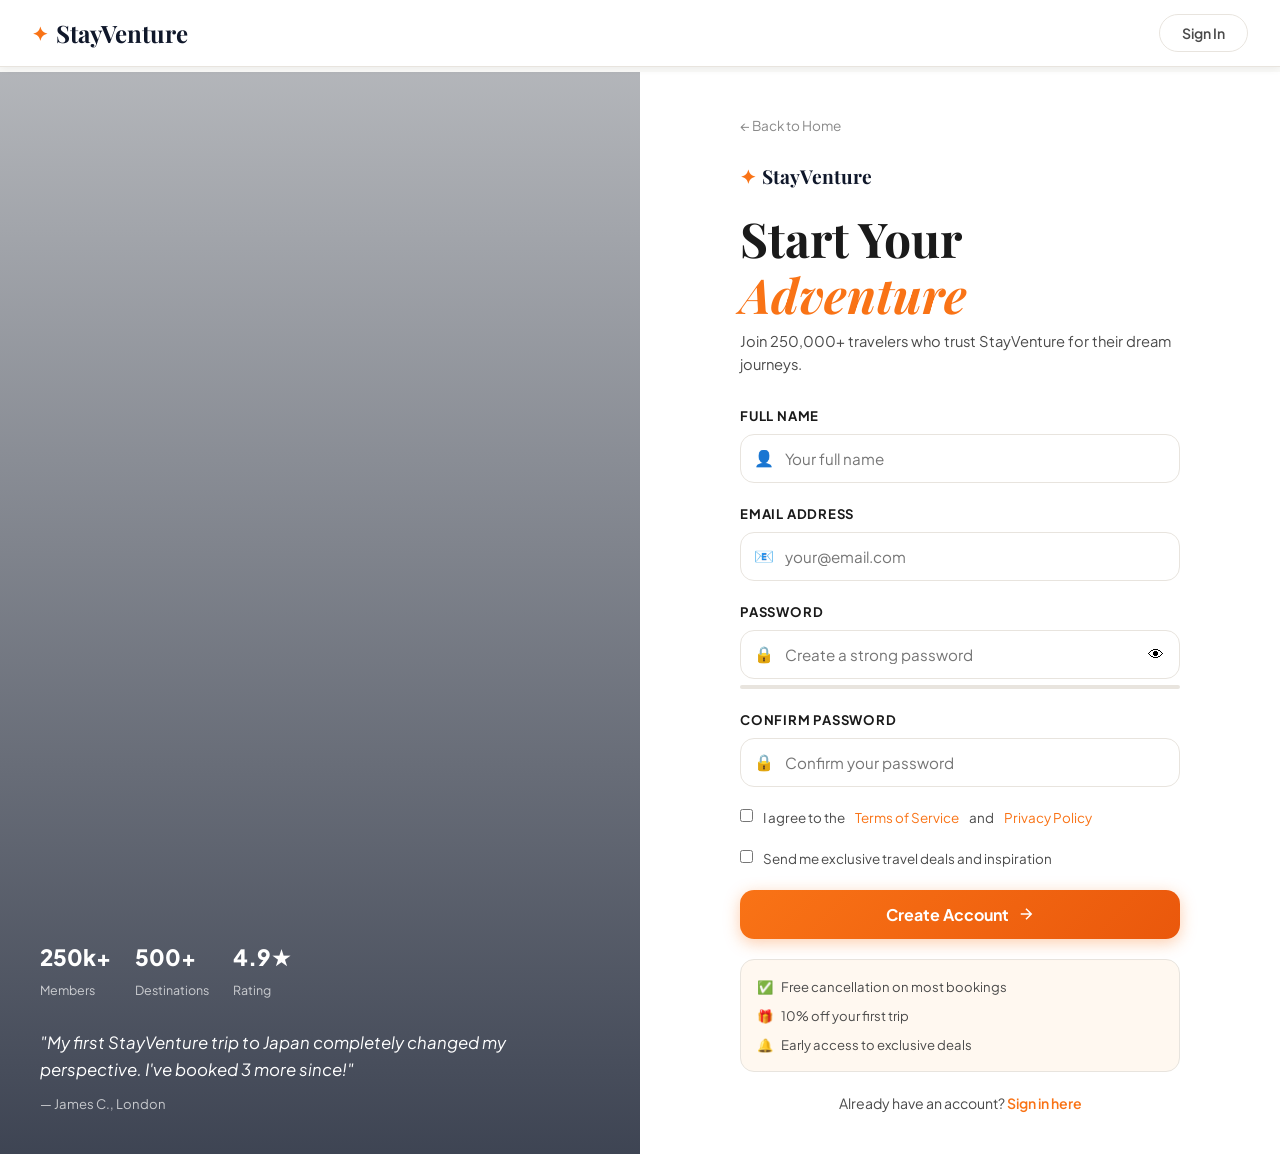
<file: Signup.html>
<!DOCTYPE html>
<html lang="en">
<head>
  <meta charset="UTF-8"/><meta name="viewport" content="width=device-width, initial-scale=1.0"/>
  <title>Create Account — StayVenture</title>
  <link rel="stylesheet" href="style.css"/>
  <link href="https://fonts.googleapis.com/css2?family=Playfair+Display:ital,wght@0,400;0,700;0,900;1,400&family=Plus+Jakarta+Sans:wght@300;400;500;600;700&display=swap" rel="stylesheet"/>
</head>
<body class="auth-page">
<nav class="navbar navbar-solid" id="navbar">
  <div class="nav-inner">
    <a href="index.html" class="nav-logo"><span class="logo-icon">✦</span><span>StayVenture</span></a>
    <div style="margin-left:auto"><a href="Login.html" class="btn-nav-ghost">Sign In</a></div>
  </div>
</nav>
<div class="auth-layout auth-layout-flip">
  <div class="auth-form-panel">
    <div class="auth-form-wrap">
      <a href="index.html" class="auth-back">← Back to Home</a>
      <div class="auth-logo-sm"><span class="logo-icon">✦</span> StayVenture</div>
      <h2>Start Your <em>Adventure</em></h2>
      <p class="auth-sub">Join 250,000+ travelers who trust StayVenture for their dream journeys.</p>
      <div class="toast" id="signupToast"></div>
      <form class="auth-form" onsubmit="handleSignup(event)">
        <div class="form-group">
          <label>Full Name</label>
          <div class="input-wrap"><span class="input-icon">👤</span><input type="text" id="signupName" placeholder="Your full name" required/></div>
        </div>
        <div class="form-group">
          <label>Email Address</label>
          <div class="input-wrap"><span class="input-icon">📧</span><input type="email" id="signupEmail" placeholder="your@email.com" required/></div>
        </div>
        <div class="form-group">
          <label>Password</label>
          <div class="input-wrap"><span class="input-icon">🔒</span><input type="password" id="signupPassword" placeholder="Create a strong password" required oninput="checkPwStrength(this.value)"/><button type="button" class="pw-toggle" onclick="togglePw('signupPassword',this)">👁</button></div>
          <div class="pw-strength"><div class="pw-strength-bar" id="pwStrengthBar" style="width:0%"></div></div>
        </div>
        <div class="form-group">
          <label>Confirm Password</label>
          <div class="input-wrap"><span class="input-icon">🔒</span><input type="password" id="signupConfirm" placeholder="Confirm your password" required/></div>
        </div>
        <label class="check-label"><input type="checkbox" id="agreeTerms" required/> I agree to the <a href="#" class="form-link">Terms of Service</a> and <a href="#" class="form-link">Privacy Policy</a></label>
        <label class="check-label" style="margin-top:8px"><input type="checkbox" id="newsletter"/> Send me exclusive travel deals and inspiration</label>
        <button type="submit" class="btn-auth-submit"><span>Create Account</span><svg viewBox="0 0 24 24" fill="none" stroke="currentColor" stroke-width="2" width="18" height="18"><path d="M5 12h14M12 5l7 7-7 7"/></svg></button>
      </form>
      <div class="auth-benefits">
        <div class="auth-benefit"><span>✅</span> Free cancellation on most bookings</div>
        <div class="auth-benefit"><span>🎁</span> 10% off your first trip</div>
        <div class="auth-benefit"><span>🔔</span> Early access to exclusive deals</div>
      </div>
      <p class="auth-switch">Already have an account? <a href="Login.html">Sign in here</a></p>
    </div>
  </div>
  <div class="auth-visual" style="background-image:url('https://images.unsplash.com/photo-1552465011-b4e21bf6e79a?w=1000&q=80')">
    <div class="auth-visual-overlay"></div>
    <div class="auth-visual-content">
      <div class="av-stats"><div class="av-stat"><strong>250k+</strong><span>Members</span></div><div class="av-stat"><strong>500+</strong><span>Destinations</span></div><div class="av-stat"><strong>4.9★</strong><span>Rating</span></div></div>
      <div class="av-quote"><p>"My first StayVenture trip to Japan completely changed my perspective. I've booked 3 more since!"</p><div class="av-author">— James C., London</div></div>
    </div>
  </div>
</div>
<script src="script.js"></script>
</body>
</html>
</file>
<file: style.css>
/* ═══════════════════════════════════════════════════════════════
   STAYVENTURE — style.css  v2.0
   Aesthetic: Warm Luxury Editorial — Airbnb-inspired
   Fonts: Playfair Display · Plus Jakarta Sans
═══════════════════════════════════════════════════════════════ */
:root {
  --orange:#f97316;--orange-d:#ea6009;--teal:#0d9488;--teal-l:#14b8a6;
  --coral:#fb7185;--navy:#0f172a;--navy-mid:#1e293b;--sky:#0ea5e9;
  --gold:#f59e0b;--green:#10b981;
  --bg:#fafaf8;--bg-warm:#fff8f0;--surface:#ffffff;--border:#e8e4de;
  --text:#1a1a1a;--text-mid:#4a4a4a;--text-dim:#8a8a8a;--white:#ffffff;
  --grad-sunset:linear-gradient(135deg,#f97316,#fb7185,#f59e0b);
  --grad-ocean:linear-gradient(135deg,#0d9488,#0ea5e9);
  --grad-warm:linear-gradient(135deg,#f97316,#ea580c);
  --grad-hero:linear-gradient(160deg,rgba(15,23,42,.85) 0%,rgba(15,23,42,.5) 60%,rgba(249,115,22,.15) 100%);
  --shadow-sm:0 2px 8px rgba(0,0,0,.06);--shadow-md:0 8px 30px rgba(0,0,0,.1);
  --shadow-lg:0 20px 60px rgba(0,0,0,.15);--shadow-xl:0 40px 80px rgba(0,0,0,.2);
  --shadow-card:0 4px 20px rgba(0,0,0,.08);
  --r-sm:8px;--r-md:14px;--r-lg:20px;--r-xl:28px;
  --ease:cubic-bezier(.4,0,.2,1);--ease-spring:cubic-bezier(.34,1.56,.64,1);
}
*,*::before,*::after{box-sizing:border-box;margin:0;padding:0}
html{scroll-behavior:smooth;font-size:16px}
body{font-family:'Plus Jakarta Sans',sans-serif;background:var(--bg);color:var(--text);overflow-x:hidden;line-height:1.6}
h1,h2,h3{font-family:'Playfair Display',serif;line-height:1.15}
h1{font-size:clamp(2.4rem,6vw,5rem)}h2{font-size:clamp(1.8rem,4vw,3rem)}h3{font-size:1.35rem}
em{font-style:italic;color:var(--orange)}a{text-decoration:none;color:inherit}ul{list-style:none}
img{display:block;max-width:100%}input,select,textarea,button{font-family:inherit}

/* Reveal */
.reveal{opacity:0;transform:translateY(32px);transition:opacity .75s var(--ease),transform .75s var(--ease)}
.reveal.visible{opacity:1;transform:translateY(0)}

/* Layout */
.container{max-width:1200px;margin:0 auto;padding:0 24px}
.section{padding:100px 0;position:relative}.section-tinted{background:var(--bg-warm)}
.text-center{text-align:center}
.section-head{text-align:center;margin-bottom:64px}.section-head h2{margin-bottom:16px}
.section-head p{color:var(--text-mid);max-width:520px;margin:0 auto;font-size:1.05rem}
.section-tag{display:inline-block;padding:6px 18px;border-radius:999px;background:rgba(249,115,22,.1);border:1px solid rgba(249,115,22,.25);color:var(--orange);font-size:.75rem;font-weight:700;letter-spacing:.1em;text-transform:uppercase;margin-bottom:14px}

/* ── NAVBAR ── */
.navbar{position:fixed;top:0;left:0;right:0;z-index:1000;padding:20px 0;transition:all .4s var(--ease)}
.navbar.scrolled,.navbar-solid{background:rgba(255,255,255,.97);backdrop-filter:blur(20px);-webkit-backdrop-filter:blur(20px);border-bottom:1px solid var(--border);padding:14px 0;box-shadow:var(--shadow-sm)}
.nav-inner{max-width:1280px;margin:0 auto;padding:0 32px;display:flex;align-items:center;gap:40px}
.nav-logo{display:flex;align-items:center;gap:8px;font-family:'Playfair Display',serif;font-size:1.5rem;font-weight:700;color:var(--navy);flex-shrink:0}
.logo-icon{color:var(--orange);font-size:1.2rem;animation:logoPulse 3s ease-in-out infinite}
@keyframes logoPulse{0%,100%{transform:scale(1)}50%{transform:scale(1.15) rotate(15deg)}}
.nav-links{display:flex;gap:4px;margin-left:auto}
.nav-links a{padding:8px 18px;border-radius:999px;font-size:.9rem;font-weight:500;color:var(--text-mid);transition:all .3s}
.nav-links a:hover,.nav-links a.active{color:var(--orange);background:rgba(249,115,22,.08)}
.nav-auth{display:flex;gap:10px;align-items:center}
.btn-nav-ghost{padding:9px 22px;border-radius:999px;border:1.5px solid var(--border);color:var(--text-mid);font-size:.88rem;font-weight:600;transition:all .3s;cursor:pointer;background:none}
.btn-nav-ghost:hover{border-color:var(--orange);color:var(--orange)}
.btn-nav-fill{padding:9px 22px;border-radius:999px;background:var(--grad-warm);color:var(--white);font-size:.88rem;font-weight:700;box-shadow:0 4px 16px rgba(249,115,22,.3);transition:all .3s;cursor:pointer;border:none}
.btn-nav-fill:hover{transform:translateY(-1px);box-shadow:0 8px 24px rgba(249,115,22,.4)}
.hamburger{display:none;flex-direction:column;gap:5px;background:none;border:none;cursor:pointer;padding:4px;margin-left:auto}
.hamburger span{display:block;width:24px;height:2px;background:var(--navy);border-radius:4px;transition:all .3s}
.hamburger.open span:nth-child(1){transform:rotate(45deg) translate(5px,5px)}
.hamburger.open span:nth-child(2){opacity:0}
.hamburger.open span:nth-child(3){transform:rotate(-45deg) translate(5px,-5px)}

/* ── HERO ── */
.hero{position:relative;min-height:100vh;display:flex;align-items:center;overflow:hidden}
.hero-bg{position:absolute;inset:0}
.hero-img{position:absolute;inset:0;background-size:cover;background-position:center;animation:heroZoom 20s ease-in-out infinite alternate}
@keyframes heroZoom{from{transform:scale(1)}to{transform:scale(1.08)}}
.hero-overlay{position:absolute;inset:0;background:var(--grad-hero)}
.hero-floats{position:absolute;inset:0;pointer-events:none;z-index:1}
.hf{position:absolute;font-size:2rem;animation:floatEl 6s ease-in-out infinite;opacity:.8}
.hf1{top:20%;left:8%;animation-delay:0s}.hf2{top:15%;right:12%;animation-delay:1.5s}
.hf3{bottom:30%;left:6%;animation-delay:3s}.hf4{bottom:25%;right:8%;animation-delay:4.5s}
@keyframes floatEl{0%,100%{transform:translateY(0) rotate(0deg)}50%{transform:translateY(-18px) rotate(8deg)}}
.hero-content{position:relative;z-index:2;padding:120px 32px 80px;max-width:780px;margin:0 auto;text-align:center;color:var(--white)}
.hero-badge{display:inline-flex;align-items:center;gap:6px;padding:8px 20px;border-radius:999px;background:rgba(255,255,255,.12);backdrop-filter:blur(10px);border:1px solid rgba(255,255,255,.25);font-size:.82rem;font-weight:600;letter-spacing:.06em;margin-bottom:28px}
.hero-title{color:var(--white);margin-bottom:20px;text-shadow:0 2px 30px rgba(0,0,0,.3)}
.hero-title em{color:#fbbf24}
.hero-sub{font-size:clamp(1rem,2vw,1.2rem);opacity:.88;margin-bottom:44px;max-width:540px;margin-left:auto;margin-right:auto}
.hero-search-wrap{margin-bottom:40px}
.search-box{background:rgba(255,255,255,.96);backdrop-filter:blur(20px);border-radius:var(--r-xl);padding:8px;display:flex;align-items:center;box-shadow:0 25px 60px rgba(0,0,0,.25);border:1px solid rgba(255,255,255,.6);max-width:720px;margin:0 auto}
.search-field{flex:1;padding:12px 20px;display:flex;flex-direction:column;gap:2px;min-width:0}
.search-field label{font-size:.7rem;font-weight:700;color:var(--text);text-transform:uppercase;letter-spacing:.08em}
.search-field input,.search-field select{border:none;outline:none;background:none;font-size:.95rem;color:var(--text);font-weight:500}
.search-field select{cursor:pointer}
.s-div{width:1px;height:44px;background:var(--border);flex-shrink:0}
.btn-search{display:flex;align-items:center;gap:8px;padding:14px 28px;border-radius:var(--r-lg);background:var(--grad-warm);color:var(--white);font-size:.92rem;font-weight:700;border:none;cursor:pointer;transition:all .3s;flex-shrink:0;box-shadow:0 4px 16px rgba(249,115,22,.4)}
.btn-search:hover{transform:translateY(-1px);box-shadow:0 8px 24px rgba(249,115,22,.5)}
.hero-stats{display:inline-flex;align-items:center;padding:20px 28px;background:rgba(255,255,255,.1);backdrop-filter:blur(10px);border-radius:var(--r-xl);border:1px solid rgba(255,255,255,.2)}
.h-stat{text-align:center;padding:0 28px}
.h-stat strong{display:block;font-size:1.5rem;font-weight:800;color:var(--white)}
.h-stat span{font-size:.78rem;opacity:.75;color:var(--white)}
.h-stat-div{width:1px;height:36px;background:rgba(255,255,255,.25)}
.hero-scroll-cue{position:absolute;bottom:36px;left:50%;transform:translateX(-50%);z-index:2}
.scroll-mouse{width:26px;height:40px;border:2px solid rgba(255,255,255,.5);border-radius:13px;display:flex;justify-content:center;padding-top:6px}
.scroll-wheel{width:4px;height:8px;background:var(--white);border-radius:2px;animation:scrollAnim 2s ease-in-out infinite}
@keyframes scrollAnim{0%{opacity:1;transform:translateY(0)}100%{opacity:0;transform:translateY(12px)}}

/* ── DESTINATION GRID (home) ── */
.dest-grid{display:grid;grid-template-columns:repeat(3,1fr);grid-template-rows:auto auto;gap:20px;margin-bottom:48px}
.dest-card{position:relative;border-radius:var(--r-xl);overflow:hidden;cursor:pointer;height:280px}
.dest-large{grid-column:1;grid-row:1/3;height:100%;min-height:580px}
.dest-img{position:absolute;inset:0;background-size:cover;background-position:center;transition:transform .6s var(--ease)}
.dest-card:hover .dest-img{transform:scale(1.06)}
.dest-overlay{position:absolute;inset:0;background:linear-gradient(to top,rgba(0,0,0,.7) 0%,rgba(0,0,0,.15) 50%,transparent 100%)}
.dest-body{position:absolute;bottom:0;left:0;right:0;padding:24px;color:var(--white)}
.dest-label{display:inline-block;padding:4px 12px;border-radius:999px;background:var(--orange);font-size:.7rem;font-weight:700;letter-spacing:.06em;text-transform:uppercase;margin-bottom:8px}
.dest-body h3{font-size:1.4rem;margin-bottom:2px}
.dest-large .dest-body h3{font-size:2rem}
.dest-country{font-size:.85rem;opacity:.8;margin-bottom:8px}
.dest-meta{display:flex;gap:12px;font-size:.82rem;opacity:.9;font-weight:600}
.dest-explore{position:absolute;top:16px;right:16px;padding:8px 18px;border-radius:999px;background:rgba(255,255,255,.15);backdrop-filter:blur(10px);border:1px solid rgba(255,255,255,.3);color:var(--white);font-size:.82rem;font-weight:600;opacity:0;transform:translateY(-6px);transition:all .3s}
.dest-card:hover .dest-explore{opacity:1;transform:translateY(0)}

/* ── PACKAGES (home) ── */
.pkg-grid{display:grid;grid-template-columns:repeat(auto-fill,minmax(320px,1fr));gap:24px;margin-bottom:48px}
.pkg-card{background:var(--surface);border-radius:var(--r-xl);overflow:hidden;box-shadow:var(--shadow-card);border:1px solid var(--border);transition:all .3s var(--ease)}
.pkg-card:hover{transform:translateY(-6px);box-shadow:var(--shadow-lg)}
.pkg-img-wrap{position:relative;height:220px;overflow:hidden}
.pkg-img{height:100%;background-size:cover;background-position:center;transition:transform .5s var(--ease)}
.pkg-card:hover .pkg-img{transform:scale(1.06)}
.pkg-badge{position:absolute;top:16px;left:16px;padding:5px 14px;border-radius:999px;background:var(--orange);color:var(--white);font-size:.72rem;font-weight:700;letter-spacing:.06em;text-transform:uppercase}
.pkg-blue{background:var(--sky)}.pkg-green{background:var(--green)}.pkg-gold{background:var(--gold)}.pkg-coral{background:var(--coral)}
.pkg-body{padding:24px}
.pkg-loc{font-size:.8rem;color:var(--text-dim);font-weight:600;margin-bottom:6px}
.pkg-body h3{font-size:1.1rem;margin-bottom:12px}
.pkg-details{display:flex;gap:16px;font-size:.82rem;color:var(--text-mid);margin-bottom:14px}
.pkg-chips{display:flex;flex-wrap:wrap;gap:6px;margin-bottom:16px}
.pkg-chips span{padding:4px 12px;border-radius:999px;background:var(--bg-warm);border:1px solid var(--border);font-size:.75rem;font-weight:600;color:var(--text-mid)}
.pkg-footer{display:flex;align-items:center;justify-content:space-between}
.pkg-price{font-size:1.4rem;font-weight:800;color:var(--orange)}
.pkg-price small{font-size:.75rem;color:var(--text-dim);display:block;font-weight:400}
.btn-book{padding:10px 22px;border-radius:999px;background:var(--grad-warm);color:var(--white);font-size:.85rem;font-weight:700;transition:all .3s;cursor:pointer;border:none}
.btn-book:hover{transform:translateY(-1px);box-shadow:0 6px 20px rgba(249,115,22,.4)}

/* ── WHY US ── */
.why-bg-glow{position:absolute;top:50%;left:50%;transform:translate(-50%,-50%);width:600px;height:600px;border-radius:50%;background:radial-gradient(circle,rgba(249,115,22,.06) 0%,transparent 70%);pointer-events:none}
.why-grid{display:grid;grid-template-columns:repeat(4,1fr);gap:24px;margin-bottom:64px}
.why-card{padding:36px 28px;background:var(--surface);border-radius:var(--r-xl);border:1px solid var(--border);text-align:center;transition:all .3s;box-shadow:var(--shadow-sm)}
.why-card:hover{transform:translateY(-6px);box-shadow:var(--shadow-md);border-color:rgba(249,115,22,.3)}
.why-icon{font-size:2.4rem;margin-bottom:18px}
.why-card h3{font-size:1.05rem;margin-bottom:10px}
.why-card p{font-size:.88rem;color:var(--text-mid);line-height:1.6}
.counters-row{display:grid;grid-template-columns:repeat(4,1fr);gap:20px;padding:48px;background:var(--navy);border-radius:var(--r-xl);text-align:center}
.counter-item p{font-size:.85rem;color:rgba(255,255,255,.6);margin-top:4px}
.counter-val{font-size:2.4rem;font-weight:900}
.counter-val span{color:var(--white)}
.counter-val span:first-child{color:var(--orange)}

/* ── REVIEWS ── */
.reviews-grid{display:grid;grid-template-columns:repeat(3,1fr);gap:24px}
.review-card{background:var(--surface);border-radius:var(--r-xl);padding:32px;border:1px solid var(--border);box-shadow:var(--shadow-sm);transition:all .3s}
.review-card:hover{transform:translateY(-4px);box-shadow:var(--shadow-md)}
.r-stars{font-size:1rem;margin-bottom:16px}
.review-card p{font-size:.92rem;color:var(--text-mid);line-height:1.7;margin-bottom:20px;font-style:italic}
.r-author{display:flex;align-items:center;gap:12px}
.r-avatar{width:44px;height:44px;border-radius:50%;background:linear-gradient(135deg,var(--ac1),var(--ac2));display:flex;align-items:center;justify-content:center;font-size:1.1rem;font-weight:700;color:var(--white);flex-shrink:0}
.r-author strong{display:block;font-size:.9rem}
.r-author span{font-size:.78rem;color:var(--text-dim)}

/* ── CTA ── */
.cta-section{position:relative;padding:120px 0;text-align:center;overflow:hidden}
.cta-bg-img{position:absolute;inset:0;background-size:cover;background-position:center}
.cta-overlay{position:absolute;inset:0;background:linear-gradient(135deg,rgba(15,23,42,.85),rgba(249,115,22,.4))}
.cta-inner{position:relative;color:var(--white)}
.cta-tag{display:inline-block;padding:6px 18px;border-radius:999px;background:rgba(255,255,255,.15);border:1px solid rgba(255,255,255,.3);font-size:.75rem;font-weight:700;letter-spacing:.1em;margin-bottom:24px}
.cta-inner h2{color:var(--white);margin-bottom:16px}
.cta-inner h2 em{color:#fbbf24}
.cta-inner p{opacity:.85;max-width:480px;margin:0 auto 36px;font-size:1.05rem}
.cta-btns{display:flex;gap:16px;justify-content:center;flex-wrap:wrap}
.btn-cta-primary{padding:14px 36px;border-radius:999px;background:var(--white);color:var(--orange);font-weight:700;font-size:1rem;transition:all .3s}
.btn-cta-primary:hover{transform:translateY(-2px);box-shadow:0 12px 30px rgba(0,0,0,.25)}
.btn-cta-ghost{padding:14px 36px;border-radius:999px;border:2px solid rgba(255,255,255,.5);color:var(--white);font-weight:700;font-size:1rem;transition:all .3s}
.btn-cta-ghost:hover{border-color:var(--white);background:rgba(255,255,255,.1)}

/* ── PAGE HERO ── */
.page-hero{position:relative;height:400px;background-size:cover;background-position:center;display:flex;align-items:flex-end;margin-top:72px}
.page-hero-overlay{position:absolute;inset:0;background:linear-gradient(to top,rgba(15,23,42,.85),rgba(15,23,42,.35))}
.page-hero-content{position:relative;z-index:1;padding:60px;color:var(--white)}
.page-hero-content h1{color:var(--white);margin-bottom:8px}
.page-hero-content p{opacity:.8;font-size:1.1rem}

/* ── FULL PACKAGES PAGE ── */
.full-pkg-grid{display:grid;grid-template-columns:repeat(auto-fill,minmax(340px,1fr));gap:28px}
.full-pkg-card{background:var(--surface);border-radius:var(--r-xl);overflow:hidden;border:1px solid var(--border);box-shadow:var(--shadow-card);transition:all .3s}
.full-pkg-card:hover{transform:translateY(-6px);box-shadow:var(--shadow-lg)}
.fpkg-img-wrap{position:relative;height:240px;overflow:hidden}
.fpkg-img{height:100%;background-size:cover;background-position:center;transition:transform .5s}
.full-pkg-card:hover .fpkg-img{transform:scale(1.06)}
.fpkg-badge{position:absolute;top:16px;left:16px;padding:5px 14px;border-radius:999px;background:var(--orange);color:var(--white);font-size:.72rem;font-weight:700;text-transform:uppercase;letter-spacing:.05em}
.fpkg-badge.blue{background:var(--sky)}.fpkg-badge.green{background:var(--green)}.fpkg-badge.gold{background:var(--gold)}.fpkg-badge.coral{background:var(--coral)}.fpkg-badge.purple{background:#8b5cf6}
.fpkg-duration{position:absolute;bottom:16px;right:16px;padding:5px 14px;border-radius:999px;background:rgba(0,0,0,.6);color:var(--white);font-size:.78rem;font-weight:600}
.fpkg-body{padding:28px}
.fpkg-loc{font-size:.8rem;color:var(--text-dim);font-weight:600;margin-bottom:8px}
.fpkg-body h3{margin-bottom:10px;font-size:1.2rem}
.fpkg-body p{font-size:.88rem;color:var(--text-mid);margin-bottom:16px;line-height:1.6}
.fpkg-highlights{display:flex;flex-direction:column;gap:4px;margin-bottom:20px}
.highlight-item{font-size:.82rem;color:var(--text-mid)}
.fpkg-footer{display:flex;align-items:center;justify-content:space-between;padding-top:16px;border-top:1px solid var(--border)}
.fpkg-rating{font-size:.82rem;color:var(--text-mid)}
.fpkg-price{font-size:1.4rem;font-weight:800;color:var(--orange)}
.fpkg-price small{font-size:.75rem;color:var(--text-dim);display:block;font-weight:400}

/* Category tabs */
.cat-tabs{display:flex;flex-wrap:wrap;gap:10px;margin-bottom:40px;justify-content:center}
.cat-tab{padding:10px 24px;border-radius:999px;border:1.5px solid var(--border);color:var(--text-mid);font-size:.88rem;font-weight:600;cursor:pointer;transition:all .3s;background:var(--surface)}
.cat-tab:hover,.cat-tab.active{background:var(--orange);border-color:var(--orange);color:var(--white);box-shadow:0 4px 14px rgba(249,115,22,.3)}

/* ── DEST PAGE ── */
.dest-filter-bar{display:flex;flex-wrap:wrap;gap:10px;margin-bottom:40px;justify-content:center}
.dest-filter-btn{padding:10px 24px;border-radius:999px;border:1.5px solid var(--border);background:var(--surface);color:var(--text-mid);font-size:.88rem;font-weight:600;cursor:pointer;transition:all .3s}
.dest-filter-btn:hover,.dest-filter-btn.active{background:var(--orange);border-color:var(--orange);color:var(--white)}
.dest-full-grid{display:grid;grid-template-columns:repeat(auto-fill,minmax(280px,1fr));gap:24px;margin-bottom:48px}
.dest-full-card{background:var(--surface);border-radius:var(--r-xl);overflow:hidden;border:1px solid var(--border);box-shadow:var(--shadow-sm);transition:all .3s}
.dest-full-card:hover{transform:translateY(-6px);box-shadow:var(--shadow-lg)}
.dfc-img{height:200px;background-size:cover;background-position:center;transition:transform .5s;overflow:hidden}
.dest-full-card:hover .dfc-img{transform:scale(1.05)}
.dfc-body{padding:20px}
.dfc-tag{display:inline-block;padding:3px 10px;border-radius:999px;background:rgba(249,115,22,.1);border:1px solid rgba(249,115,22,.2);color:var(--orange);font-size:.7rem;font-weight:700;text-transform:uppercase;letter-spacing:.06em;margin-bottom:8px}
.dfc-body h3{font-size:1.1rem;margin-bottom:6px}
.dfc-body p{font-size:.84rem;color:var(--text-mid);margin-bottom:14px;line-height:1.5}
.dfc-footer{display:flex;align-items:center;justify-content:space-between}
.dfc-price{font-size:1.1rem;font-weight:800;color:var(--orange)}
.btn-explore{padding:8px 20px;border-radius:999px;background:var(--grad-warm);color:var(--white);font-size:.82rem;font-weight:700;transition:all .3s;cursor:pointer;border:none}
.btn-explore:hover{transform:translateY(-1px);box-shadow:0 4px 14px rgba(249,115,22,.35)}

/* ── MODAL ── */
.modal-overlay{position:fixed;inset:0;background:rgba(0,0,0,.6);backdrop-filter:blur(8px);z-index:2000;display:flex;align-items:center;justify-content:center;padding:20px;opacity:0;pointer-events:none;transition:opacity .3s}
.modal-overlay.open{opacity:1;pointer-events:all}
.modal-box{background:var(--surface);border-radius:var(--r-xl);max-width:860px;width:100%;max-height:90vh;overflow-y:auto;box-shadow:var(--shadow-xl);transform:translateY(30px) scale(.96);transition:all .35s var(--ease-spring)}
.modal-overlay.open .modal-box{transform:translateY(0) scale(1)}
.modal-hero{height:280px;background-size:cover;background-position:center;position:relative}
.modal-hero-overlay{position:absolute;inset:0;background:linear-gradient(to top,rgba(15,23,42,.8),transparent)}
.modal-hero-title{position:absolute;bottom:20px;left:28px;color:var(--white)}
.modal-hero-title h2{font-size:2rem;color:var(--white)}
.modal-close{position:absolute;top:16px;right:16px;width:40px;height:40px;border-radius:50%;background:rgba(255,255,255,.15);border:none;color:var(--white);font-size:1.3rem;cursor:pointer;transition:all .2s;display:flex;align-items:center;justify-content:center;backdrop-filter:blur(8px)}
.modal-close:hover{background:rgba(255,255,255,.3)}
.modal-content{padding:32px}
.modal-section{margin-bottom:28px}
.modal-section h4{font-size:1.1rem;font-weight:700;margin-bottom:14px;color:var(--navy)}
.modal-tags{display:flex;flex-wrap:wrap;gap:8px}
.modal-tag{padding:6px 14px;border-radius:999px;background:var(--bg-warm);border:1px solid var(--border);font-size:.82rem;color:var(--text-mid)}
.modal-itinerary{display:flex;flex-direction:column;gap:12px}
.itin-day{display:flex;gap:16px;align-items:flex-start;padding:14px;background:var(--bg-warm);border-radius:var(--r-md);border:1px solid var(--border)}
.itin-day-num{width:40px;height:40px;border-radius:50%;background:var(--orange);color:var(--white);display:flex;align-items:center;justify-content:center;font-weight:700;font-size:.85rem;flex-shrink:0}
.itin-day-content h5{font-size:.9rem;font-weight:700;margin-bottom:4px}
.itin-day-content p{font-size:.82rem;color:var(--text-mid)}
.modal-cost-grid{display:grid;grid-template-columns:repeat(2,1fr);gap:12px;margin-bottom:20px}
.cost-item{padding:14px 18px;background:var(--bg-warm);border-radius:var(--r-md);border:1px solid var(--border)}
.cost-item .label{font-size:.78rem;color:var(--text-dim);font-weight:600;text-transform:uppercase}
.cost-item .value{font-size:1.1rem;font-weight:700;color:var(--navy)}
.modal-total{padding:16px 20px;background:var(--navy);border-radius:var(--r-md);display:flex;justify-content:space-between;align-items:center;color:var(--white)}
.modal-total .t-label{font-size:.9rem;font-weight:600}
.modal-total .t-price{font-size:1.5rem;font-weight:800;color:var(--gold)}
.modal-actions{display:flex;gap:12px;margin-top:24px}
.btn-primary{flex:1;padding:14px;border-radius:var(--r-md);background:var(--grad-warm);color:var(--white);font-size:.95rem;font-weight:700;border:none;cursor:pointer;transition:all .3s}
.btn-primary:hover{transform:translateY(-1px);box-shadow:0 6px 20px rgba(249,115,22,.4)}
.btn-secondary{flex:1;padding:14px;border-radius:var(--r-md);border:1.5px solid var(--border);background:none;color:var(--text-mid);font-size:.95rem;font-weight:600;cursor:pointer;transition:all .3s}
.btn-secondary:hover{border-color:var(--orange);color:var(--orange)}
.btn-wishlist{padding:14px 18px;border-radius:var(--r-md);border:1.5px solid var(--border);background:none;color:var(--text-mid);font-size:1.2rem;cursor:pointer;transition:all .3s}
.btn-wishlist:hover,.btn-wishlist.active{border-color:var(--coral);color:var(--coral)}

/* ── BOOKING ── */
.booking-page-wrap{min-height:100vh;padding-top:80px;background:var(--bg)}
.booking-layout{display:grid;grid-template-columns:1fr 420px;gap:48px;max-width:1100px;margin:0 auto;padding:48px 24px 80px;align-items:start}
.booking-form-card{background:var(--surface);border-radius:var(--r-xl);padding:48px;box-shadow:var(--shadow-lg);border:1px solid var(--border)}
.booking-form-card h2{margin-bottom:8px}
.booking-form-card>p{color:var(--text-mid);margin-bottom:36px;font-size:.95rem}
.step-bar{display:flex;align-items:center;margin-bottom:40px}
.step{display:flex;align-items:center;gap:10px;flex:1}
.step-num{width:34px;height:34px;border-radius:50%;background:var(--border);color:var(--text-dim);font-weight:700;font-size:.85rem;display:flex;align-items:center;justify-content:center;flex-shrink:0;transition:all .3s}
.step.active .step-num{background:var(--orange);color:var(--white);box-shadow:0 4px 14px rgba(249,115,22,.35)}
.step.done .step-num{background:var(--green);color:var(--white)}
.step-label{font-size:.8rem;font-weight:600;color:var(--text-dim);transition:color .3s}
.step.active .step-label{color:var(--orange)}
.step-line{flex:1;height:2px;background:var(--border);margin:0 8px}
.form-row{display:grid;grid-template-columns:1fr 1fr;gap:20px}
.form-group{margin-bottom:22px}
.form-group label{display:block;font-size:.82rem;font-weight:700;color:var(--text);text-transform:uppercase;letter-spacing:.06em;margin-bottom:8px}
.form-group input,.form-group select,.form-group textarea{width:100%;padding:14px 18px;border:1.5px solid var(--border);border-radius:var(--r-md);font-size:.95rem;color:var(--text);background:var(--surface);transition:border-color .3s,box-shadow .3s;outline:none}
.form-group input:focus,.form-group select:focus,.form-group textarea:focus{border-color:var(--orange);box-shadow:0 0 0 3px rgba(249,115,22,.15)}

/* Calendar */
.date-range-wrap{position:relative}
.date-display{display:grid;grid-template-columns:1fr 1fr;border:1.5px solid var(--border);border-radius:var(--r-md);overflow:hidden;cursor:pointer;transition:border-color .3s}
.date-display:hover{border-color:var(--orange)}
.date-display-half{padding:14px 18px}
.date-display-half:first-child{border-right:1px solid var(--border)}
.date-display-half .ddl{font-size:.7rem;font-weight:700;text-transform:uppercase;letter-spacing:.08em;color:var(--text-dim);margin-bottom:4px}
.date-display-half .ddv{font-size:.95rem;font-weight:600;color:var(--text)}
.calendar-popup{position:absolute;top:calc(100% + 8px);left:0;background:var(--surface);border-radius:var(--r-xl);box-shadow:var(--shadow-xl);border:1px solid var(--border);z-index:200;padding:24px;min-width:320px;display:none}
.calendar-popup.open{display:block}
.cal-header{display:flex;align-items:center;justify-content:space-between;margin-bottom:16px}
.cal-header h4{font-size:1rem}
.cal-nav{background:none;border:1px solid var(--border);width:32px;height:32px;border-radius:50%;cursor:pointer;font-size:1rem;transition:all .2s}
.cal-nav:hover{background:var(--orange);color:var(--white);border-color:var(--orange)}
.cal-grid{display:grid;grid-template-columns:repeat(7,1fr);gap:4px}
.cal-day-name{font-size:.7rem;font-weight:700;text-align:center;color:var(--text-dim);padding:4px}
.cal-day{aspect-ratio:1;display:flex;align-items:center;justify-content:center;font-size:.82rem;border-radius:var(--r-sm);cursor:pointer;transition:all .2s;font-weight:500}
.cal-day:hover{background:rgba(249,115,22,.1);color:var(--orange)}
.cal-day.today{font-weight:700;color:var(--orange)}
.cal-day.selected{background:var(--orange);color:var(--white)}
.cal-day.in-range{background:rgba(249,115,22,.12);color:var(--orange);border-radius:0}
.cal-day.range-start{border-radius:var(--r-sm) 0 0 var(--r-sm)}
.cal-day.range-end{border-radius:0 var(--r-sm) var(--r-sm) 0}
.cal-day.past,.cal-day.empty{color:var(--text-dim);cursor:not-allowed;opacity:.4}

/* Guest selector */
.guest-selector{border:1.5px solid var(--border);border-radius:var(--r-md);overflow:hidden}
.guest-row{display:flex;align-items:center;justify-content:space-between;padding:14px 18px;border-bottom:1px solid var(--border)}
.guest-row:last-child{border-bottom:none}
.guest-info strong{display:block;font-size:.9rem}
.guest-info span{font-size:.78rem;color:var(--text-dim)}
.guest-ctrl{display:flex;align-items:center;gap:12px}
.guest-btn{width:32px;height:32px;border-radius:50%;border:1.5px solid var(--border);background:none;font-size:1.2rem;cursor:pointer;display:flex;align-items:center;justify-content:center;transition:all .2s;color:var(--text-mid)}
.guest-btn:hover{border-color:var(--orange);color:var(--orange)}
.guest-count{font-weight:700;font-size:.95rem;min-width:20px;text-align:center}

/* Summary card */
.booking-summary{position:sticky;top:100px}
.summary-card{background:var(--surface);border-radius:var(--r-xl);border:1px solid var(--border);overflow:hidden;box-shadow:var(--shadow-md)}
.summary-img{height:200px;background-size:cover;background-position:center}
.summary-body{padding:28px}
.summary-dest{font-size:.8rem;color:var(--text-dim);font-weight:600;margin-bottom:4px}
.summary-title{font-size:1.2rem;font-weight:700;margin-bottom:16px}
.summary-rows{display:flex;flex-direction:column;gap:12px;margin-bottom:20px}
.summary-row{display:flex;justify-content:space-between;font-size:.88rem;color:var(--text-mid);padding-bottom:12px;border-bottom:1px solid var(--border)}
.summary-row:last-child{border-bottom:none;padding-bottom:0}
.summary-row strong{color:var(--text);font-weight:700}
.summary-total{padding:16px 20px;background:var(--navy);border-radius:var(--r-md);display:flex;justify-content:space-between;align-items:center;color:var(--white);margin-bottom:16px}
.summary-total span{font-size:.88rem;opacity:.8}
.summary-total strong{font-size:1.4rem;font-weight:800;color:var(--gold)}
.btn-proceed{width:100%;padding:16px;border-radius:var(--r-md);background:var(--grad-warm);color:var(--white);font-size:1rem;font-weight:700;border:none;cursor:pointer;transition:all .3s;box-shadow:0 4px 16px rgba(249,115,22,.35)}
.btn-proceed:hover{transform:translateY(-1px);box-shadow:0 8px 24px rgba(249,115,22,.45)}

/* ── PAYMENT ── */
.payment-layout{display:grid;grid-template-columns:1fr 400px;gap:40px;max-width:1000px;margin:0 auto;padding:48px 24px 80px;min-height:calc(100vh - 72px);align-items:start}
.payment-card{background:var(--surface);border-radius:var(--r-xl);padding:40px;border:1px solid var(--border);box-shadow:var(--shadow-md)}
.payment-card h2{margin-bottom:8px}
.payment-card>p{color:var(--text-mid);margin-bottom:32px}
.secure-badge{display:flex;align-items:center;gap:8px;font-size:.78rem;color:var(--green);font-weight:600;margin-bottom:28px}
.payment-methods{display:flex;gap:12px;margin-bottom:28px}
.pay-method-btn{flex:1;padding:16px;border-radius:var(--r-md);border:2px solid var(--border);background:none;cursor:pointer;transition:all .3s;text-align:center;font-weight:600;font-size:.9rem}
.pay-method-btn.active{border-color:var(--orange);background:rgba(249,115,22,.06);color:var(--orange)}
.pay-method-btn:hover{border-color:var(--orange)}
.pay-method-icon{font-size:1.5rem;display:block;margin-bottom:6px}
.card-form{display:flex;flex-direction:column;gap:16px}
.card-num-wrap{position:relative}
.card-num-wrap input{padding-right:80px}
.card-icons{position:absolute;right:14px;top:50%;transform:translateY(-50%);display:flex;gap:4px;font-size:.85rem}
.btn-pay{width:100%;padding:18px;border-radius:var(--r-md);background:var(--grad-warm);color:var(--white);font-size:1.1rem;font-weight:700;border:none;cursor:pointer;transition:all .3s;box-shadow:0 6px 20px rgba(249,115,22,.4);margin-top:8px}
.btn-pay:hover{transform:translateY(-1px);box-shadow:0 10px 28px rgba(249,115,22,.5)}
.pay-note{font-size:.78rem;color:var(--text-dim);text-align:center;margin-top:12px}

/* ── SUCCESS ── */
.success-page{min-height:100vh;display:flex;align-items:center;justify-content:center;background:var(--bg);padding:24px;padding-top:80px}
.success-card{background:var(--surface);border-radius:var(--r-xl);padding:60px 48px;text-align:center;max-width:560px;width:100%;box-shadow:var(--shadow-xl);border:1px solid var(--border)}
.success-icon{width:90px;height:90px;border-radius:50%;background:linear-gradient(135deg,#dcfce7,#bbf7d0);display:flex;align-items:center;justify-content:center;font-size:2.5rem;margin:0 auto 28px;animation:successPop .6s var(--ease-spring)}
@keyframes successPop{from{transform:scale(0)}to{transform:scale(1)}}
.success-card h2{margin-bottom:12px}
.success-card>p{color:var(--text-mid);margin-bottom:32px}
.booking-ref{background:var(--bg-warm);border-radius:var(--r-md);padding:20px;margin-bottom:28px;border:1px solid var(--border)}
.ref-label{font-size:.75rem;font-weight:700;text-transform:uppercase;letter-spacing:.08em;color:var(--text-dim);margin-bottom:6px}
.ref-code{font-size:1.4rem;font-weight:800;color:var(--orange);letter-spacing:.1em}
.success-details{text-align:left;margin-bottom:32px;display:flex;flex-direction:column;gap:10px}
.sd-row{display:flex;justify-content:space-between;font-size:.88rem;padding-bottom:10px;border-bottom:1px solid var(--border)}
.sd-row:last-child{border:none;padding:0}
.sd-row span{color:var(--text-dim)}
.sd-row strong{color:var(--text)}
.success-actions{display:flex;flex-direction:column;gap:12px}

/* ── AUTH ── */
.auth-page{min-height:100vh;background:var(--bg)}
.auth-layout{display:grid;grid-template-columns:1fr 1fr;min-height:100vh;padding-top:72px}
.auth-layout-flip{direction:rtl}
.auth-layout-flip>*{direction:ltr}
.auth-visual{position:relative;background-size:cover;background-position:center}
.auth-visual-overlay{position:absolute;inset:0;background:linear-gradient(to top,rgba(15,23,42,.8),rgba(15,23,42,.3))}
.auth-visual-content{position:absolute;bottom:0;left:0;right:0;padding:40px;color:var(--white)}
.av-stars{font-size:1rem;margin-bottom:12px}
.av-quote p{font-size:1.05rem;font-style:italic;line-height:1.6;margin-bottom:10px}
.av-author{font-size:.82rem;opacity:.7}
.av-dest-pills{display:flex;flex-wrap:wrap;gap:8px;margin-top:24px}
.av-dest-pills span{padding:6px 16px;border-radius:999px;background:rgba(255,255,255,.15);border:1px solid rgba(255,255,255,.25);font-size:.8rem;font-weight:600}
.av-stats{display:flex;gap:24px;margin-bottom:28px}
.av-stat strong{display:block;font-size:1.4rem;font-weight:800}
.av-stat span{font-size:.78rem;opacity:.7}
.auth-form-panel{display:flex;align-items:center;justify-content:center;padding:40px;background:var(--surface);overflow-y:auto;min-height:calc(100vh - 72px)}
.auth-form-wrap{width:100%;max-width:440px}
.auth-back{font-size:.85rem;color:var(--text-dim);margin-bottom:24px;display:inline-block;transition:color .2s}
.auth-back:hover{color:var(--orange)}
.auth-logo-sm{display:flex;align-items:center;gap:6px;font-family:'Playfair Display',serif;font-size:1.2rem;font-weight:700;color:var(--navy);margin-bottom:20px}
.auth-form-wrap h2{margin-bottom:8px}
.auth-sub{color:var(--text-mid);margin-bottom:28px;font-size:.92rem}
.auth-form{display:flex;flex-direction:column;gap:4px}
.auth-form .form-group{margin-bottom:16px}
.input-wrap{position:relative}
.input-wrap input{width:100%;padding:14px 16px 14px 44px;border:1.5px solid var(--border);border-radius:var(--r-md);font-size:.95rem;color:var(--text);outline:none;transition:all .3s;background:var(--surface)}
.input-wrap input:focus{border-color:var(--orange);box-shadow:0 0 0 3px rgba(249,115,22,.12)}
.input-icon{position:absolute;left:14px;top:50%;transform:translateY(-50%);font-size:1rem}
.pw-toggle{position:absolute;right:12px;top:50%;transform:translateY(-50%);background:none;border:none;cursor:pointer;font-size:1rem;padding:4px;line-height:1}
.pw-strength{height:4px;border-radius:2px;background:var(--border);margin-top:6px;overflow:hidden}
.pw-strength-bar{height:100%;border-radius:2px;transition:width .3s,background .3s}
.check-label{display:flex;align-items:flex-start;gap:10px;font-size:.84rem;color:var(--text-mid);cursor:pointer;margin-bottom:8px}
.check-label input{margin-top:2px;cursor:pointer;accent-color:var(--orange)}
.form-link{color:var(--orange)}
.btn-auth-submit{width:100%;padding:14px;border-radius:var(--r-md);background:var(--grad-warm);color:var(--white);font-size:1rem;font-weight:700;border:none;cursor:pointer;transition:all .3s;display:flex;align-items:center;justify-content:center;gap:8px;box-shadow:0 4px 16px rgba(249,115,22,.35);margin-top:8px}
.btn-auth-submit:hover{transform:translateY(-1px);box-shadow:0 8px 24px rgba(249,115,22,.45)}
.auth-benefits{display:flex;flex-direction:column;gap:8px;margin-top:20px;padding:16px;background:var(--bg-warm);border-radius:var(--r-md);border:1px solid var(--border)}
.auth-benefit{font-size:.82rem;color:var(--text-mid);display:flex;align-items:center;gap:8px}
.auth-divider{text-align:center;position:relative;margin:20px 0}
.auth-divider::before{content:'';position:absolute;top:50%;left:0;right:0;height:1px;background:var(--border)}
.auth-divider span{background:var(--surface);padding:0 12px;font-size:.82rem;color:var(--text-dim);position:relative;z-index:1}
.social-auth{display:grid;grid-template-columns:1fr 1fr;gap:10px;margin-bottom:20px}
.social-auth-btn{padding:11px;border:1.5px solid var(--border);border-radius:var(--r-md);background:var(--surface);cursor:pointer;font-size:.88rem;font-weight:600;display:flex;align-items:center;justify-content:center;gap:8px;transition:all .3s}
.social-auth-btn:hover{border-color:var(--orange)}
.form-row-between{display:flex;justify-content:space-between;align-items:center;margin-bottom:8px}
.auth-switch{text-align:center;font-size:.88rem;color:var(--text-mid);margin-top:20px}
.auth-switch a{color:var(--orange);font-weight:600}
.toast{padding:12px 16px;border-radius:var(--r-md);margin-bottom:16px;font-size:.88rem;font-weight:600;display:none}
.toast.success{background:#dcfce7;color:#166534;border:1px solid #86efac;display:block}
.toast.error{background:#fee2e2;color:#991b1b;border:1px solid #fca5a5;display:block}
.toast.info{background:#dbeafe;color:#1e40af;border:1px solid #93c5fd;display:block}

/* ── SEARCH RESULTS ── */
.search-results-section{padding:60px 0;background:var(--bg-warm)}
.search-results-grid{display:grid;grid-template-columns:repeat(auto-fill,minmax(300px,1fr));gap:24px;margin-top:32px}
.search-result-card{background:var(--surface);border-radius:var(--r-xl);overflow:hidden;border:1px solid var(--border);box-shadow:var(--shadow-sm);transition:all .3s}
.search-result-card:hover{transform:translateY(-4px);box-shadow:var(--shadow-md)}
.src-img{height:180px;background-size:cover;background-position:center}
.src-body{padding:20px}
.src-ai-badge{display:inline-block;padding:3px 10px;border-radius:999px;background:linear-gradient(135deg,#7c3aed,#4f46e5);color:var(--white);font-size:.68rem;font-weight:700;text-transform:uppercase;letter-spacing:.06em;margin-bottom:8px}
.src-body h3{font-size:1.1rem;margin-bottom:6px}
.src-body p{font-size:.83rem;color:var(--text-mid);margin-bottom:12px;line-height:1.5}
.src-tags{display:flex;flex-wrap:wrap;gap:6px;margin-bottom:14px}
.src-tag{padding:3px 10px;border-radius:999px;background:var(--bg-warm);border:1px solid var(--border);font-size:.72rem;color:var(--text-dim)}
.spinner{display:flex;align-items:center;justify-content:center;gap:12px;padding:40px;color:var(--text-mid);font-size:.9rem}
.spin{width:24px;height:24px;border:3px solid var(--border);border-top-color:var(--orange);border-radius:50%;animation:spin .7s linear infinite}
@keyframes spin{to{transform:rotate(360deg)}}

/* ── DASHBOARD ── */
.dashboard-layout{display:grid;grid-template-columns:280px 1fr;min-height:calc(100vh - 72px);margin-top:72px}
.dash-sidebar{background:var(--navy);color:#fff;padding:40px 24px;position:sticky;top:72px;height:calc(100vh - 72px);overflow-y:auto}
.dash-avatar{width:72px;height:72px;border-radius:50%;background:var(--grad-sunset);display:flex;align-items:center;justify-content:center;font-size:2rem;font-weight:700;color:#fff;margin-bottom:16px;box-shadow:0 8px 24px rgba(249,115,22,.4)}
.dash-user-name{font-size:1.1rem;font-weight:700;margin-bottom:4px}
.dash-user-email{font-size:.78rem;color:rgba(255,255,255,.45);margin-bottom:32px}
.dash-nav{display:flex;flex-direction:column;gap:4px}
.dash-nav-item{display:flex;align-items:center;gap:12px;padding:12px 16px;border-radius:var(--r-md);color:rgba(255,255,255,.6);cursor:pointer;transition:all .2s;font-weight:500;font-size:.9rem}
.dash-nav-item:hover{background:rgba(255,255,255,.08);color:#fff}
.dash-nav-item.active{background:var(--orange);color:#fff}
.dash-nav-icon{font-size:1rem;width:20px;text-align:center}
.dash-nav-divider{height:1px;background:rgba(255,255,255,.08);margin:16px 0}
.dash-main{padding:48px;background:var(--bg);overflow-y:auto}
.dash-section{display:none}
.dash-section.active{display:block}
.dash-heading{font-size:1.6rem;margin-bottom:6px}
.dash-subheading{color:var(--text-dim);font-size:.88rem;margin-bottom:36px}
.dash-stats{display:grid;grid-template-columns:repeat(4,1fr);gap:20px;margin-bottom:40px}
.ds-card{background:var(--surface);border-radius:var(--r-lg);padding:24px;border:1px solid var(--border);box-shadow:var(--shadow-sm);transition:all .3s}
.ds-card:hover{transform:translateY(-3px);box-shadow:var(--shadow-md)}
.ds-card-icon{font-size:1.8rem;margin-bottom:12px}
.ds-card-val{font-size:1.8rem;font-weight:800;color:var(--orange);margin-bottom:4px}
.ds-card-label{font-size:.8rem;color:var(--text-dim);font-weight:600}
.booking-card{background:var(--surface);border-radius:var(--r-lg);border:1px solid var(--border);overflow:hidden;display:flex;margin-bottom:16px;box-shadow:var(--shadow-sm);transition:all .2s}
.booking-card:hover{box-shadow:var(--shadow-md)}
.booking-card-img{width:160px;flex-shrink:0;background-size:cover;background-position:center}
.booking-card-body{padding:20px;flex:1}
.booking-card-loc{font-size:.78rem;color:var(--text-dim);font-weight:600;margin-bottom:4px}
.booking-card-title{font-size:1rem;font-weight:700;margin-bottom:8px}
.booking-card-meta{font-size:.82rem;color:var(--text-mid);display:flex;gap:16px;margin-bottom:12px}
.booking-card-footer{display:flex;align-items:center;justify-content:space-between}
.booking-card-price{font-size:1.1rem;font-weight:800;color:var(--orange)}
.booking-status{padding:4px 12px;border-radius:999px;font-size:.72rem;font-weight:700;text-transform:uppercase;letter-spacing:.05em}
.status-confirmed{background:#dcfce7;color:#166534}
.status-pending{background:#fef3c7;color:#92400e}
.status-cancelled{background:#fee2e2;color:#991b1b}
.btn-view-booking{padding:8px 18px;border-radius:999px;border:1.5px solid var(--border);background:none;font-size:.82rem;font-weight:600;cursor:pointer;transition:all .2s;color:var(--text-mid)}
.btn-view-booking:hover{border-color:var(--orange);color:var(--orange)}
.wishlist-grid{display:grid;grid-template-columns:repeat(auto-fill,minmax(240px,1fr));gap:20px}
.wishlist-card{background:var(--surface);border-radius:var(--r-lg);overflow:hidden;border:1px solid var(--border);box-shadow:var(--shadow-sm);transition:all .3s}
.wishlist-card:hover{transform:translateY(-4px);box-shadow:var(--shadow-md)}
.wc-img{height:160px;background-size:cover;background-position:center}
.wc-body{padding:16px}
.wc-body h4{font-size:.95rem;font-weight:700;margin-bottom:4px}
.wc-body p{font-size:.78rem;color:var(--text-dim);margin-bottom:10px}
.wc-footer{display:flex;align-items:center;justify-content:space-between}
.wc-price{font-size:.95rem;font-weight:700;color:var(--orange)}
.btn-remove-wish{background:none;border:none;font-size:.85rem;color:var(--coral);cursor:pointer;padding:4px 8px}

/* ── CONTACT ── */
.contact-layout{display:grid;grid-template-columns:1fr 1fr;gap:60px;max-width:1000px;margin:0 auto;padding:80px 24px;align-items:start}
.contact-info h2{margin-bottom:16px}
.contact-info>p{color:var(--text-mid);margin-bottom:36px}
.contact-items{display:flex;flex-direction:column;gap:24px}
.contact-item{display:flex;gap:16px;align-items:flex-start}
.ci-icon{width:48px;height:48px;border-radius:var(--r-md);background:rgba(249,115,22,.1);border:1px solid rgba(249,115,22,.2);display:flex;align-items:center;justify-content:center;font-size:1.3rem;flex-shrink:0}
.ci-body strong{display:block;font-size:.9rem;font-weight:700;margin-bottom:2px}
.ci-body span{font-size:.85rem;color:var(--text-mid)}
.map-placeholder{height:240px;background:linear-gradient(135deg,#dbeafe,#ede9fe);border-radius:var(--r-xl);display:flex;flex-direction:column;align-items:center;justify-content:center;border:1px solid var(--border);margin-top:32px;gap:8px}
.map-placeholder span{font-size:2.5rem}
.map-placeholder p{font-size:.88rem;color:var(--text-mid)}
.contact-form-card{background:var(--surface);border-radius:var(--r-xl);padding:40px;border:1px solid var(--border);box-shadow:var(--shadow-md)}
.contact-form-card h3{margin-bottom:24px}

/* ── THEMES ── */
.themes-section{padding:80px 0}
.theme-grid{display:grid;grid-template-columns:repeat(4,1fr);gap:20px;margin-bottom:48px}
.theme-card{border-radius:var(--r-xl);overflow:hidden;height:240px;position:relative;cursor:pointer;transition:transform .3s}
.theme-card:hover{transform:scale(1.02)}
.theme-card-bg{position:absolute;inset:0;background-size:cover;background-position:center;transition:transform .5s}
.theme-card:hover .theme-card-bg{transform:scale(1.08)}
.theme-card-overlay{position:absolute;inset:0;background:linear-gradient(to top,rgba(0,0,0,.7),rgba(0,0,0,.1))}
.theme-card-body{position:absolute;bottom:0;left:0;right:0;padding:20px;color:var(--white)}
.theme-card-icon{font-size:1.8rem;margin-bottom:6px}
.theme-card-body h3{font-size:1.2rem}
.theme-card-body p{font-size:.8rem;opacity:.8}
.theme-card.active-theme::after{content:'';position:absolute;inset:0;border:3px solid var(--orange);border-radius:var(--r-xl);pointer-events:none}

/* ── CHATBOT ── */
.chatbot-widget{position:fixed;bottom:28px;right:28px;z-index:1500}
.chat-toggle-btn{width:60px;height:60px;border-radius:50%;background:var(--grad-warm);border:none;cursor:pointer;display:flex;align-items:center;justify-content:center;font-size:1.5rem;box-shadow:0 8px 28px rgba(249,115,22,.5);transition:all .3s;position:relative}
.chat-toggle-btn:hover{transform:scale(1.1)}
.chat-badge{position:absolute;top:-4px;right:-4px;width:18px;height:18px;background:var(--coral);border-radius:50%;display:flex;align-items:center;justify-content:center;font-size:.65rem;color:var(--white);font-weight:700}
.chat-panel{position:absolute;bottom:72px;right:0;width:360px;background:var(--surface);border-radius:var(--r-xl);box-shadow:var(--shadow-xl);border:1px solid var(--border);overflow:hidden;display:none;flex-direction:column}
.chat-panel.open{display:flex}
.chat-header{background:var(--grad-warm);padding:16px 20px;color:var(--white);display:flex;align-items:center;gap:12px}
.chat-avatar{width:36px;height:36px;border-radius:50%;background:rgba(255,255,255,.2);display:flex;align-items:center;justify-content:center;font-size:1.2rem}
.chat-header-info strong{display:block;font-size:.9rem}
.chat-header-info span{font-size:.75rem;opacity:.8}
.chat-header-actions{margin-left:auto;display:flex;gap:8px}
.chat-action-btn{background:none;border:none;color:var(--white);cursor:pointer;font-size:1rem;opacity:.8;transition:opacity .2s}
.chat-action-btn:hover{opacity:1}
.chat-messages{flex:1;padding:16px;overflow-y:auto;max-height:320px;display:flex;flex-direction:column;gap:12px}
.chat-msg{max-width:85%}
.chat-msg.bot{align-self:flex-start}
.chat-msg.user{align-self:flex-end}
.chat-bubble{padding:10px 14px;border-radius:var(--r-md);font-size:.85rem;line-height:1.5}
.chat-msg.bot .chat-bubble{background:var(--bg-warm);border:1px solid var(--border);color:var(--text);border-radius:4px var(--r-md) var(--r-md) var(--r-md)}
.chat-msg.user .chat-bubble{background:var(--grad-warm);color:var(--white);border-radius:var(--r-md) 4px var(--r-md) var(--r-md)}
.chat-time{font-size:.68rem;color:var(--text-dim);margin-top:4px}
.chat-quick-btns{display:flex;flex-wrap:wrap;gap:6px;padding:8px 16px}
.chat-quick-btn{padding:6px 12px;border-radius:999px;border:1px solid var(--border);background:none;font-size:.75rem;cursor:pointer;transition:all .2s;color:var(--text-mid)}
.chat-quick-btn:hover{border-color:var(--orange);color:var(--orange)}
.chat-input-row{padding:12px 16px;border-top:1px solid var(--border);display:flex;gap:8px}
.chat-input{flex:1;padding:10px 14px;border:1.5px solid var(--border);border-radius:999px;font-size:.85rem;outline:none;transition:border-color .2s}
.chat-input:focus{border-color:var(--orange)}
.chat-send-btn{width:36px;height:36px;border-radius:50%;background:var(--grad-warm);border:none;cursor:pointer;display:flex;align-items:center;justify-content:center;font-size:.9rem;color:var(--white);flex-shrink:0;transition:all .2s}
.chat-send-btn:hover{transform:scale(1.1)}
.callback-form{padding:16px;border-top:1px solid var(--border);display:none}
.callback-form.open{display:block}
.callback-form h4{font-size:.9rem;margin-bottom:12px}
.callback-input{width:100%;padding:10px 14px;border:1.5px solid var(--border);border-radius:var(--r-md);font-size:.85rem;margin-bottom:8px;outline:none}
.callback-input:focus{border-color:var(--orange)}
.btn-callback{width:100%;padding:10px;border-radius:var(--r-md);background:var(--grad-warm);color:var(--white);border:none;font-size:.85rem;font-weight:700;cursor:pointer}

/* ── FOOTER ── */
.footer{background:var(--navy);color:var(--white);padding:80px 0 0}
.footer-grid{display:grid;grid-template-columns:1.5fr 1fr 1fr 1fr;gap:40px;margin-bottom:60px}
.footer-brand p{font-size:.88rem;color:rgba(255,255,255,.55);margin:16px 0 24px;line-height:1.7}
.footer-brand .nav-logo{color:var(--white)}
.footer-brand .logo-icon{color:var(--orange)}
.social-row{display:flex;gap:10px}
.soc{width:38px;height:38px;border-radius:var(--r-sm);background:rgba(255,255,255,.08);border:1px solid rgba(255,255,255,.12);display:flex;align-items:center;justify-content:center;font-size:1rem;transition:all .2s}
.soc:hover{background:var(--orange);border-color:var(--orange)}
.footer-col h4{font-size:.88rem;font-weight:700;color:rgba(255,255,255,.9);text-transform:uppercase;letter-spacing:.08em;margin-bottom:20px}
.footer-col a{display:block;font-size:.88rem;color:rgba(255,255,255,.5);margin-bottom:12px;transition:color .2s}
.footer-col a:hover{color:var(--orange)}
.footer-bottom{border-top:1px solid rgba(255,255,255,.08);padding:24px 0;display:flex;justify-content:space-between;align-items:center;font-size:.82rem;color:rgba(255,255,255,.4)}

/* ── GLOBALS ── */
.btn-outline{display:inline-block;padding:14px 36px;border-radius:999px;border:1.5px solid var(--orange);color:var(--orange);font-size:.92rem;font-weight:700;transition:all .3s}
.btn-outline:hover{background:var(--orange);color:var(--white);box-shadow:0 4px 16px rgba(249,115,22,.35)}
.global-toast{position:fixed;bottom:100px;right:28px;background:var(--navy);color:var(--white);padding:14px 20px;border-radius:var(--r-md);font-size:.88rem;font-weight:600;box-shadow:var(--shadow-lg);z-index:3000;transform:translateX(calc(100% + 40px));transition:transform .4s var(--ease-spring);max-width:280px}
.global-toast.show{transform:translateX(0)}
.global-toast.toast-green{background:var(--green)}
.global-toast.toast-orange{background:var(--orange)}
.star-rating{display:flex;gap:8px;margin-bottom:20px}
.star-btn{font-size:1.8rem;cursor:pointer;transition:transform .2s;background:none;border:none}
.star-btn:hover,.star-btn.active{transform:scale(1.2)}
.notif-bar{background:var(--grad-warm);color:var(--white);text-align:center;padding:10px 20px;font-size:.85rem;font-weight:600;position:relative;z-index:999}
.search-indicator{position:fixed;top:90px;left:50%;transform:translateX(-50%);background:rgba(249,115,22,.95);color:var(--white);padding:10px 24px;border-radius:999px;font-size:.85rem;font-weight:700;z-index:900;display:none;box-shadow:0 4px 20px rgba(249,115,22,.4)}

/* ── RESPONSIVE ── */
@media(max-width:1024px){
  .dashboard-layout{grid-template-columns:240px 1fr}
  .dash-main{padding:32px}
  .dash-stats{grid-template-columns:repeat(2,1fr)}
  .why-grid{grid-template-columns:repeat(2,1fr)}
  .counters-row{grid-template-columns:repeat(2,1fr)}
  .reviews-grid{grid-template-columns:repeat(2,1fr)}
  .footer-grid{grid-template-columns:1fr 1fr;gap:32px}
}
@media(max-width:768px){
  h1{font-size:clamp(2rem,8vw,2.8rem)}
  h2{font-size:clamp(1.5rem,5vw,2rem)}
  .nav-links,.nav-auth{display:none}
  .hamburger{display:flex}
  .nav-links.open{display:flex;flex-direction:column;position:absolute;top:100%;left:0;right:0;background:rgba(255,255,255,.98);backdrop-filter:blur(20px);padding:20px 32px;border-bottom:1px solid var(--border);box-shadow:var(--shadow-md);gap:4px}
  .hero-content{padding:100px 20px 60px}
  .search-box{flex-direction:column;border-radius:var(--r-lg)}
  .s-div{width:100%;height:1px}
  .search-field{width:100%}
  .btn-search{width:100%;justify-content:center;border-radius:var(--r-md);margin:4px}
  .dest-grid{grid-template-columns:1fr}
  .dest-large{grid-column:1;grid-row:auto;min-height:280px}
  .dest-card{height:250px}
  .pkg-grid{grid-template-columns:1fr}
  .why-grid{grid-template-columns:1fr}
  .counters-row{grid-template-columns:repeat(2,1fr);padding:28px}
  .reviews-grid{grid-template-columns:1fr}
  .auth-layout{grid-template-columns:1fr}
  .auth-visual{display:none}
  .auth-form-panel{min-height:calc(100vh - 72px);align-items:flex-start;padding-top:32px}
  .booking-layout{grid-template-columns:1fr}
  .booking-summary{position:static}
  .booking-form-card{padding:28px}
  .payment-layout{grid-template-columns:1fr}
  .dashboard-layout{grid-template-columns:1fr}
  .dash-sidebar{position:static;height:auto;display:flex;align-items:center;flex-wrap:wrap;gap:12px;padding:20px}
  .dash-avatar{width:48px;height:48px;font-size:1.2rem;margin-bottom:0}
  .dash-user-email{display:none}
  .dash-nav{flex-direction:row;flex-wrap:wrap}
  .dash-nav-item{padding:8px 14px;font-size:.8rem}
  .dash-nav-divider{display:none}
  .dash-main{padding:20px}
  .dash-stats{grid-template-columns:repeat(2,1fr)}
  .contact-layout{grid-template-columns:1fr}
  .theme-grid{grid-template-columns:repeat(2,1fr)}
  .form-row{grid-template-columns:1fr}
  .footer-grid{grid-template-columns:1fr}
  .footer-bottom{flex-direction:column;gap:8px;text-align:center}
  .page-hero{height:300px}
  .page-hero-content{padding:30px}
  .chat-panel{width:300px;right:-8px}
  .chatbot-widget{bottom:20px;right:20px}
  .modal-content{padding:20px}
  .full-pkg-grid{grid-template-columns:1fr}
  .dest-full-grid{grid-template-columns:1fr}
}
@media(max-width:480px){
  .container{padding:0 16px}
  .counters-row{grid-template-columns:1fr 1fr;padding:20px}
  .dash-stats{grid-template-columns:1fr 1fr}
  .h-stat{padding:0 14px}
  .theme-grid{grid-template-columns:1fr}
  .modal-cost-grid{grid-template-columns:1fr}
  .booking-form-card{padding:20px}
  .success-card{padding:40px 24px}
}

/* ═══════════════════════════════════════════════════════════════
   UPDATE PATCH — Packages full-screen · Destinations · Recommendations
   Destination Detail Page · Search Fix · Hotels · Responsive
═══════════════════════════════════════════════════════════════ */

/* ── 1. PACKAGES FULL SCREEN ── */
.packages-fullscreen { width:100%;padding:0;position:relative;background:#0a0f1e; }
.pkg-hero-banner {
  position:relative;width:100%;min-height:420px;
  background:url('https://images.unsplash.com/photo-1436491865332-7a61a109cc05?w=1920&q=80') center/cover no-repeat;
  display:flex;align-items:center;justify-content:center;text-align:center;
}
.pkg-hero-banner::before { content:'';position:absolute;inset:0;background:linear-gradient(160deg,rgba(10,15,30,.85),rgba(220,90,30,.4)); }
.pkg-hero-banner-content { position:relative;z-index:1;color:#fff;padding:60px 24px; }
.pkg-hero-banner-content h1 { font-size:clamp(2.4rem,5vw,4rem);margin-bottom:12px; }
.pkg-hero-banner-content h1 em { color:var(--orange);font-style:italic; }
.pkg-hero-banner-content p { font-size:1.15rem;opacity:.85;max-width:600px;margin:0 auto 28px; }
.pkg-stats-bar { display:flex;gap:40px;justify-content:center;flex-wrap:wrap;margin-top:12px; }
.pkg-stat { text-align:center; }
.pkg-stat strong { display:block;font-size:1.6rem;font-weight:800;color:#fff; }
.pkg-stat span { font-size:.8rem;opacity:.7;text-transform:uppercase;letter-spacing:.05em; }
.pkg-main-section { width:100%;padding:60px 0 80px;background:var(--bg); }
.pkg-wide-container { max-width:1400px;margin:0 auto;padding:0 32px; }
.pkg-cat-strip {
  display:flex;flex-wrap:wrap;gap:8px;margin-bottom:48px;justify-content:center;
  position:sticky;top:72px;z-index:50;background:var(--bg);
  padding:16px 24px;border-bottom:1px solid var(--border);
  box-shadow:0 4px 16px rgba(0,0,0,.06);
}
.pkg-cat-strip .cat-tab { font-size:.82rem;padding:9px 18px; }
.pkg-grid-full {
  display:grid;
  grid-template-columns:repeat(4,1fr);
  gap:24px;
}
@media(max-width:1200px){ .pkg-grid-full{grid-template-columns:repeat(3,1fr);} }
@media(max-width:900px){ .pkg-grid-full{grid-template-columns:repeat(2,1fr);} }
@media(max-width:560px){ .pkg-grid-full{grid-template-columns:1fr;} }

.pkg-card-v2 {
  background:var(--surface);border-radius:20px;overflow:hidden;
  border:1px solid var(--border);box-shadow:var(--shadow-sm);
  transition:all .3s;cursor:pointer;display:flex;flex-direction:column;
}
.pkg-card-v2:hover { transform:translateY(-8px);box-shadow:var(--shadow-lg); }
.pkg-card-v2-img {
  height:200px;background-size:cover;background-position:center;
  position:relative;flex-shrink:0;
}
.pkg-card-v2-img .pkg-badge2 {
  position:absolute;top:12px;left:12px;
  padding:4px 12px;border-radius:999px;font-size:.72rem;font-weight:700;
  background:rgba(15,23,42,.75);color:#fff;backdrop-filter:blur(8px);
}
.pkg-card-v2-img .pkg-dur2 {
  position:absolute;bottom:12px;right:12px;
  padding:4px 12px;border-radius:999px;font-size:.75rem;font-weight:600;
  background:var(--orange);color:#fff;
}
.pkg-card-v2-body { padding:18px;flex:1;display:flex;flex-direction:column; }
.pkg-card-v2-loc { font-size:.75rem;color:var(--orange);font-weight:600;margin-bottom:4px;text-transform:uppercase;letter-spacing:.04em; }
.pkg-card-v2-name { font-family:var(--font-display);font-size:1rem;font-weight:700;margin-bottom:6px;line-height:1.3; }
.pkg-card-v2-desc { font-size:.8rem;color:var(--text-mid);line-height:1.5;margin-bottom:12px;flex:1; }
.pkg-card-v2-highlights { margin-bottom:12px; }
.pkg-card-v2-highlights span { display:block;font-size:.74rem;color:var(--text-mid);padding:2px 0; }
.pkg-card-v2-footer { display:flex;align-items:center;justify-content:space-between;gap:8px;margin-top:auto;padding-top:12px;border-top:1px solid var(--border); }
.pkg-card-v2-price { font-size:1.1rem;font-weight:800;color:var(--orange); }
.pkg-card-v2-price small { font-size:.7rem;font-weight:400;color:var(--text-dim);display:block; }
.pkg-card-v2-rating { font-size:.75rem;color:var(--text-mid); }

/* ── 2. DESTINATIONS — RECOMMENDATIONS ── */
.rec-pref-section { padding:60px 0 40px;background:var(--bg-warm);border-top:1px solid var(--border); }
.rec-pref-row { display:flex;flex-wrap:wrap;gap:12px;justify-content:center;margin-top:24px; }
.rec-pref-btn {
  padding:12px 28px;border-radius:999px;border:2px solid var(--border);
  background:var(--surface);color:var(--text-mid);font-weight:600;font-size:.9rem;
  cursor:pointer;transition:all .3s;display:flex;align-items:center;gap:8px;
}
.rec-pref-btn:hover,.rec-pref-btn.active {
  background:var(--orange);border-color:var(--orange);color:#fff;
  transform:translateY(-3px);box-shadow:0 8px 24px rgba(230,82,0,.3);
}
.rec-results-section { padding:40px 0 80px;background:var(--bg); }
.rec-dest-strip { display:grid;grid-template-columns:repeat(auto-fill,minmax(260px,1fr));gap:20px; }

.dest-hotel-strip { display:grid;grid-template-columns:repeat(auto-fill,minmax(220px,1fr));gap:16px;margin-top:12px; }
.hotel-card {
  background:var(--surface);border:1px solid var(--border);border-radius:14px;
  padding:16px;transition:all .25s;cursor:pointer;
}
.hotel-card:hover { box-shadow:var(--shadow-md);transform:translateY(-3px); }
.hotel-card-name { font-weight:700;font-size:.9rem;margin-bottom:4px; }
.hotel-card-loc { font-size:.75rem;color:var(--text-dim);margin-bottom:8px; }
.hotel-card-row { display:flex;align-items:center;justify-content:space-between; }
.hotel-card-price { font-size:.95rem;font-weight:800;color:var(--orange); }
.hotel-card-rating { font-size:.78rem;background:#fef3c7;color:#92400e;padding:2px 8px;border-radius:999px;font-weight:700; }
.hotel-card-btn { margin-top:10px;width:100%;padding:8px;border-radius:10px;border:1.5px solid var(--orange);background:transparent;color:var(--orange);font-weight:700;font-size:.8rem;cursor:pointer;transition:all .2s; }
.hotel-card-btn:hover { background:var(--orange);color:#fff; }

/* ── 3. DESTINATION DETAIL FULL PAGE ── */
.dest-detail-page { min-height:100vh;background:var(--bg); }
.dest-detail-hero {
  position:relative;height:70vh;min-height:480px;background-size:cover;background-position:center;
  display:flex;align-items:flex-end;
}
.dest-detail-hero::before { content:'';position:absolute;inset:0;background:linear-gradient(to top,rgba(10,10,20,.9) 0%,rgba(10,10,20,.3) 50%,transparent 100%); }
.dest-detail-hero-content { position:relative;z-index:2;padding:60px;color:#fff;width:100%; }
.dest-detail-hero-content h1 { font-size:clamp(2.5rem,6vw,4.5rem);margin-bottom:8px; }
.dest-detail-hero-content h1 em { color:var(--orange); }
.dest-detail-hero-content p { font-size:1.1rem;opacity:.8; }
.dest-detail-hero-actions { display:flex;gap:16px;margin-top:24px;flex-wrap:wrap; }
.dest-detail-hero-actions .btn-book-hero {
  padding:16px 36px;background:var(--orange);color:#fff;border:none;border-radius:14px;
  font-weight:700;font-size:1rem;cursor:pointer;transition:all .3s;
  box-shadow:0 8px 24px rgba(230,82,0,.4);
}
.dest-detail-hero-actions .btn-book-hero:hover { transform:translateY(-2px);box-shadow:0 12px 32px rgba(230,82,0,.5); }
.dest-detail-hero-actions .btn-wish-hero {
  padding:16px 24px;background:rgba(255,255,255,.15);backdrop-filter:blur(10px);
  color:#fff;border:1.5px solid rgba(255,255,255,.4);border-radius:14px;
  font-weight:600;cursor:pointer;transition:all .3s;
}
.dest-detail-back {
  position:absolute;top:90px;left:32px;z-index:10;
  padding:10px 20px;background:rgba(0,0,0,.5);backdrop-filter:blur(8px);
  color:#fff;border:none;border-radius:999px;cursor:pointer;font-size:.85rem;
  font-weight:600;display:flex;align-items:center;gap:6px;transition:all .2s;
}
.dest-detail-back:hover { background:rgba(0,0,0,.7); }
.dest-detail-content { max-width:1200px;margin:0 auto;padding:60px 32px; }
.dest-detail-grid { display:grid;grid-template-columns:2fr 1fr;gap:48px; }
@media(max-width:900px){.dest-detail-grid{grid-template-columns:1fr;}}
.dest-detail-section { margin-bottom:40px; }
.dest-detail-section h3 {
  font-family:var(--font-display);font-size:1.35rem;margin-bottom:16px;
  display:flex;align-items:center;gap:8px;padding-bottom:10px;
  border-bottom:2px solid var(--border);
}
.dest-attraction-list { display:grid;grid-template-columns:repeat(auto-fill,minmax(200px,1fr));gap:10px; }
.dest-attraction-item {
  background:var(--surface);border:1px solid var(--border);border-radius:12px;
  padding:12px 16px;font-size:.85rem;font-weight:600;
  display:flex;align-items:center;gap:8px;
}
.dest-activity-grid { display:grid;grid-template-columns:repeat(auto-fill,minmax(200px,1fr));gap:10px; }
.dest-activity-item {
  background:linear-gradient(135deg,var(--bg-warm),var(--surface));
  border:1px solid var(--border);border-radius:12px;padding:14px;
  font-size:.83rem;font-weight:600;text-align:center;
}
.dest-itinerary-list { display:flex;flex-direction:column;gap:16px; }
.dest-itin-item { display:flex;gap:16px;align-items:flex-start; }
.dest-itin-num {
  min-width:42px;height:42px;border-radius:50%;background:var(--orange);
  color:#fff;display:flex;align-items:center;justify-content:center;
  font-weight:800;font-size:.85rem;flex-shrink:0;
}
.dest-itin-body h5 { font-weight:700;margin-bottom:4px; }
.dest-itin-body p { font-size:.83rem;color:var(--text-mid);line-height:1.6; }
.dest-sidebar-card {
  background:var(--surface);border:1px solid var(--border);border-radius:20px;
  padding:24px;margin-bottom:24px;
}
.dest-sidebar-card h4 { margin-bottom:16px;font-size:1rem;font-weight:700; }
.dest-cost-item { display:flex;justify-content:space-between;padding:8px 0;border-bottom:1px solid var(--border);font-size:.88rem; }
.dest-cost-item:last-child { border:none; }
.dest-cost-label { color:var(--text-mid); }
.dest-cost-value { font-weight:700; }
.dest-total-cost { display:flex;justify-content:space-between;padding:14px;background:linear-gradient(135deg,var(--orange),#e05500);border-radius:12px;margin-top:12px;color:#fff; }
.dest-total-cost strong { font-size:1.2rem; }
.dest-hotel-list { display:flex;flex-direction:column;gap:10px; }
.dest-sidebar-hotel { display:flex;flex-direction:column;gap:4px;padding:12px;background:var(--bg-warm);border-radius:12px; }
.dest-sidebar-hotel-name { font-weight:700;font-size:.88rem; }
.dest-sidebar-hotel-meta { display:flex;align-items:center;justify-content:space-between; }
.dest-sidebar-hotel-price { color:var(--orange);font-weight:700;font-size:.85rem; }
.dest-sidebar-hotel-rating { font-size:.75rem;background:#fef3c7;color:#92400e;padding:2px 8px;border-radius:999px;font-weight:700; }
.dest-sidebar-hotel-btn { margin-top:6px;padding:7px;border-radius:8px;border:1.5px solid var(--orange);background:transparent;color:var(--orange);font-weight:600;font-size:.78rem;cursor:pointer;transition:all .2s; }
.dest-sidebar-hotel-btn:hover { background:var(--orange);color:#fff; }
.dest-restaurant-list { display:flex;flex-direction:column;gap:8px; }
.dest-restaurant-item { padding:10px 14px;background:var(--bg-warm);border-radius:10px;font-size:.83rem; }
.dest-restaurant-item strong { display:block;margin-bottom:2px; }
.dest-travel-plan { display:flex;flex-direction:column;gap:8px; }
.dest-plan-item { padding:12px 16px;border-left:3px solid var(--orange);background:var(--bg-warm);border-radius:0 10px 10px 0;font-size:.83rem; }
.dest-plan-item strong { display:block;margin-bottom:4px;font-size:.85rem; }

/* ── 4. SEARCH RESULTS ENHANCED ── */
.search-result-card-v2 {
  background:var(--surface);border:1px solid var(--border);border-radius:20px;
  overflow:hidden;transition:all .3s;
}
.search-result-card-v2:hover { box-shadow:var(--shadow-lg);transform:translateY(-4px); }
.src-card-img { height:200px;background-size:cover;background-position:center;position:relative; }
.src-card-img .src-ai-pill {
  position:absolute;top:12px;left:12px;padding:4px 12px;border-radius:999px;
  background:rgba(230,82,0,.9);color:#fff;font-size:.72rem;font-weight:700;
  backdrop-filter:blur(4px);
}
.src-card-body { padding:20px; }
.src-card-title { font-family:var(--font-display);font-size:1.15rem;font-weight:700;margin-bottom:6px; }
.src-card-desc { font-size:.83rem;color:var(--text-mid);line-height:1.6;margin-bottom:12px; }
.src-card-tags { display:flex;flex-wrap:wrap;gap:6px;margin-bottom:14px; }
.src-card-tag { padding:3px 10px;background:var(--bg-warm);border:1px solid var(--border);border-radius:999px;font-size:.73rem;color:var(--text-mid); }
.src-card-meta { display:flex;gap:16px;margin-bottom:14px;font-size:.8rem;color:var(--text-mid); }
.src-card-actions { display:flex;gap:10px; }
.src-card-actions .btn-book-now {
  flex:1;padding:10px;background:var(--orange);color:#fff;border:none;
  border-radius:10px;font-weight:700;font-size:.85rem;cursor:pointer;transition:all .2s;
}
.src-card-actions .btn-book-now:hover { background:#e05500; }
.src-card-actions .btn-wish-sm {
  padding:10px 16px;border:1.5px solid var(--border);background:none;
  border-radius:10px;cursor:pointer;font-size:.9rem;transition:all .2s;
}
.src-card-actions .btn-wish-sm:hover { border-color:var(--orange);color:var(--orange); }

/* ── DESTINATION DETAIL PAGE OVERLAY ── */
#destDetailPage {
  position:fixed;inset:0;z-index:200;background:var(--bg);overflow-y:auto;
  transform:translateY(100%);transition:transform .4s cubic-bezier(.4,0,.2,1);
}
#destDetailPage.open { transform:translateY(0); }

/* ── 5. DASHBOARD BG IMPROVEMENT ── */
.dashboard-layout {
  background:var(--bg-warm);
}
.dash-main { background:var(--bg); }

/* ── 6. RESPONSIVE FULL SCREEN ── */
@media(max-width:768px){
  .dest-detail-hero-content { padding:32px 20px; }
  .dest-detail-content { padding:32px 16px; }
  .dest-detail-hero { height:60vh; }
  .pkg-wide-container { padding:0 16px; }
  .pkg-hero-banner-content h1 { font-size:2rem; }
  .pkg-stats-bar { gap:24px; }
  .rec-pref-row { gap:8px; }
  .rec-pref-btn { padding:10px 18px;font-size:.82rem; }
  .dest-detail-back { top:80px;left:16px; }
}
</file>
